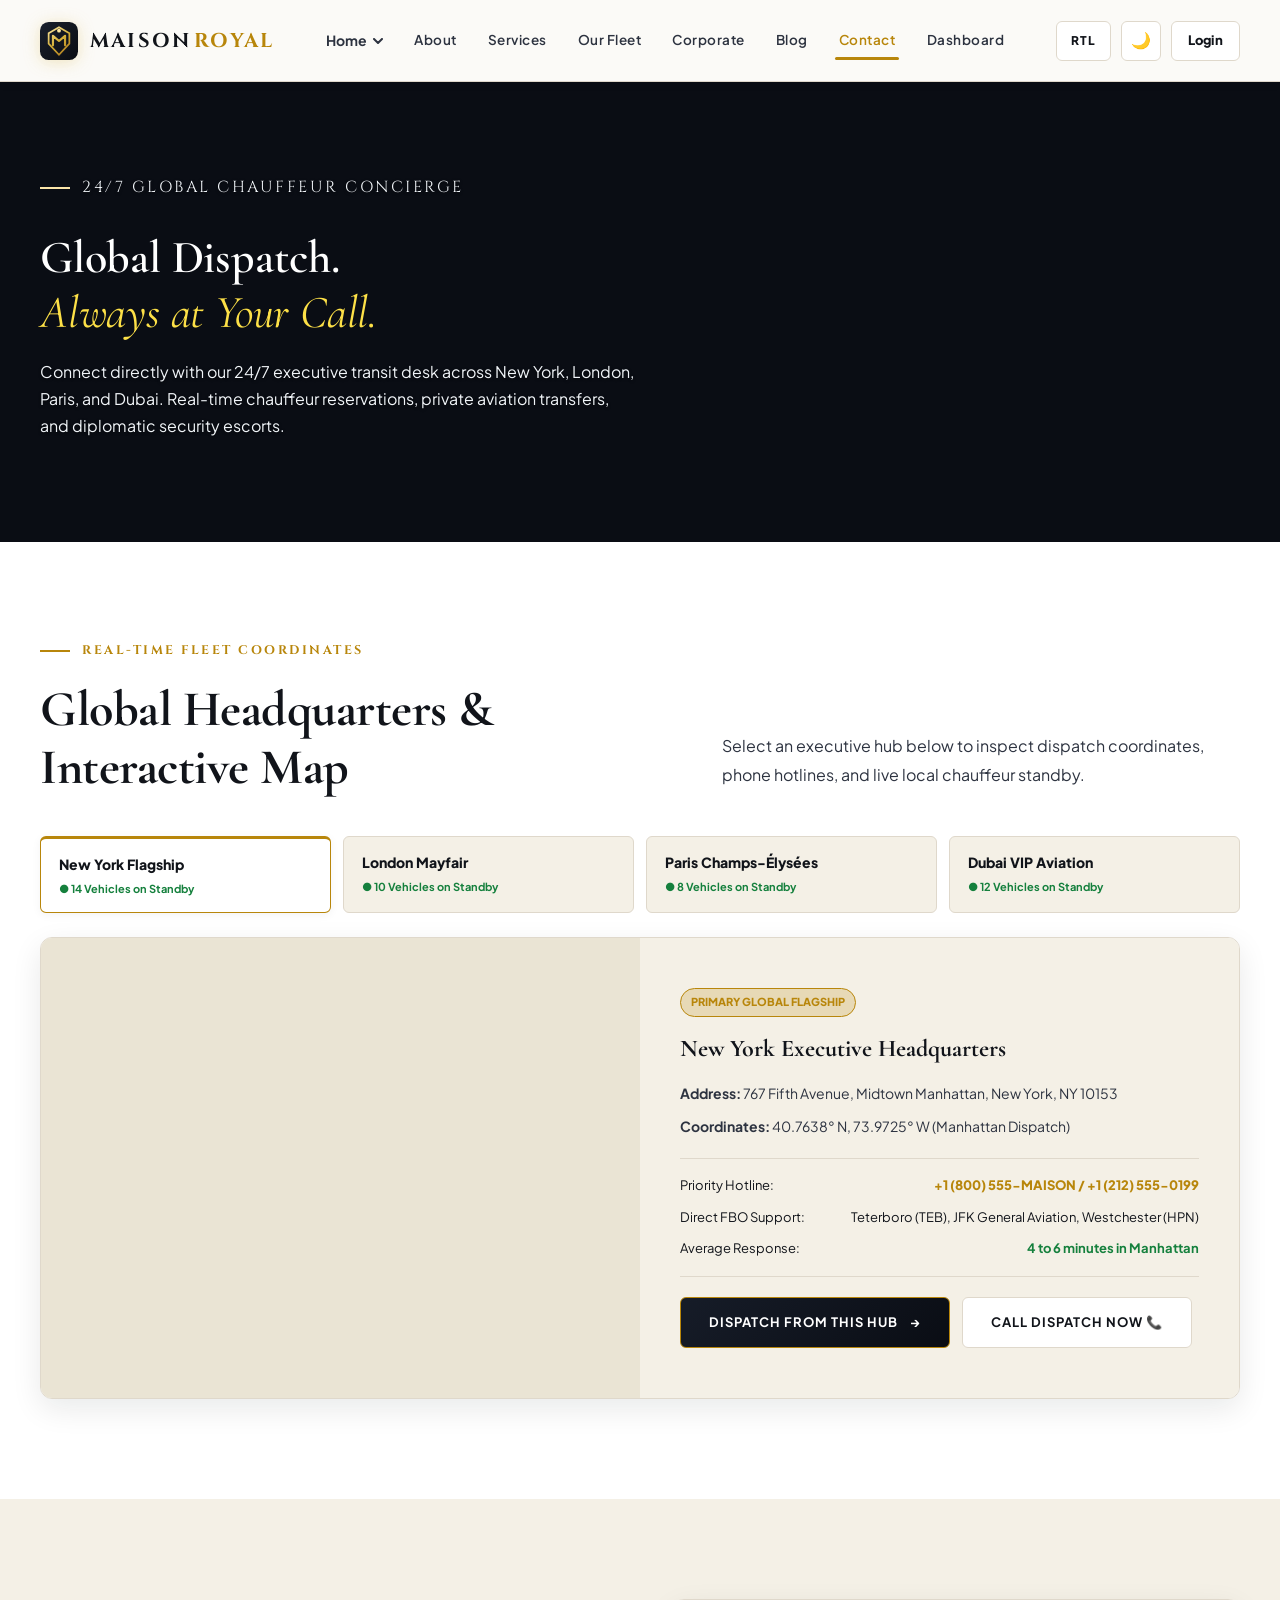
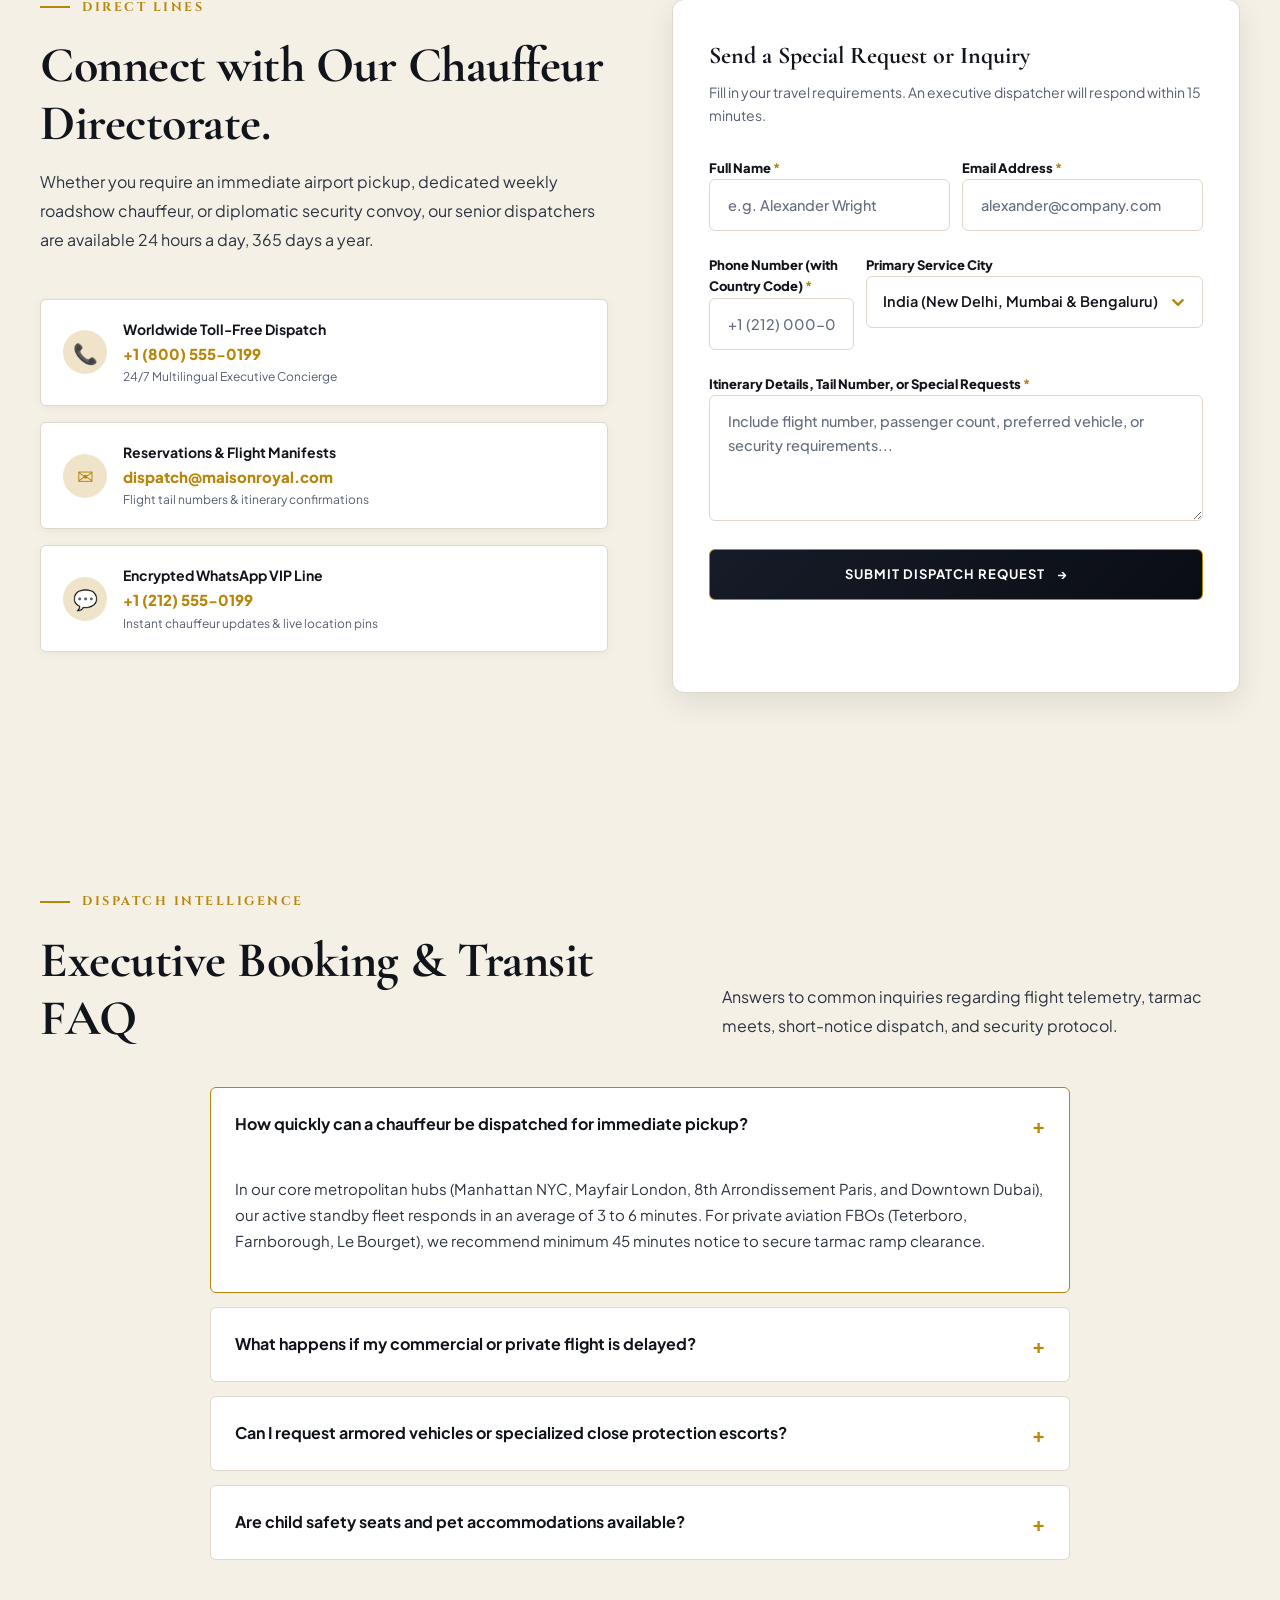
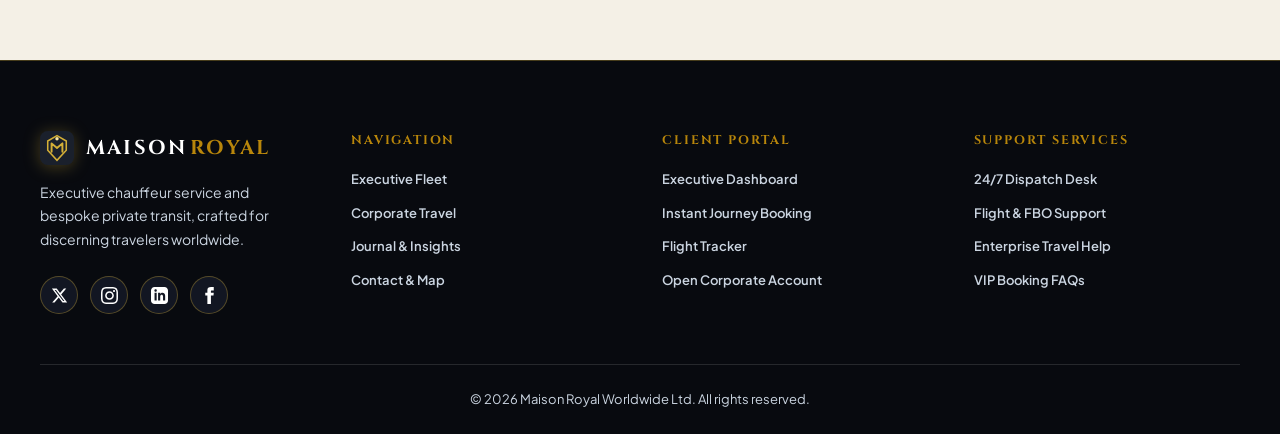
<file: contact.html>
<!doctype html>
<html lang="en">
<head>
  <meta charset="utf-8">
  <meta name="viewport" content="width=device-width, initial-scale=1">
  <meta name="description" content="Contact Maison Royal VIP Chauffeur Service — 24/7 Global Dispatch, headquarters in New York, London, Paris, and Dubai.">
  <title>Contact & Global Dispatch | Maison Royal</title>
  <link rel="icon" type="image/svg+xml" href="favicon.svg">
  <link rel="preconnect" href="https://fonts.googleapis.com">
  <link rel="preconnect" href="https://fonts.gstatic.com" crossorigin>
  <link href="https://fonts.googleapis.com/css2?family=Cinzel:wght@500;600;700;800;900&family=Cormorant+Garamond:ital,wght@0,400;0,500;0,600;0,700;1,400;1,600&family=Plus+Jakarta+Sans:wght@300;400;500;600;700;800&display=swap" rel="stylesheet">
  <link rel="stylesheet" href="styles.css?v=7.0">
  <script src="script.js?v=7.0" defer></script>
  <!-- Critical Mobile Navigation Rules (Prevents Caching & Clipping Issues) -->
  <style>
    @media (max-width: 920px) {
      .nav-actions .rtl-toggle,
      .nav-actions .theme-toggle,
      .nav-actions .nav-login {
        display: none !important;
      }
      .site-header {
        background: var(--bg-surface) !important;
        backdrop-filter: none !important;
        -webkit-backdrop-filter: none !important;
        overflow: visible !important;
      }
      .primary-nav {
        position: fixed !important;
        top: 70px !important;
        left: 0 !important;
        right: 0 !important;
        bottom: 0 !important;
        width: 100vw !important;
        max-width: 100vw !important;
        height: calc(100vh - 70px) !important;
        height: calc(100dvh - 70px) !important;
        max-height: calc(100dvh - 70px) !important;
        z-index: 99999 !important;
      }
      .primary-nav.is-open {
        opacity: 1 !important;
        visibility: visible !important;
        pointer-events: auto !important;
        transform: translateY(0) !important;
      }
      .nav-dropdown {
        width: 100% !important;
      }
      .nav-dropdown-menu {
        position: static !important;
        left: auto !important;
        right: auto !important;
        top: auto !important;
        bottom: auto !important;
        transform: none !important;
        width: 100% !important;
        min-width: 100% !important;
        max-width: 100% !important;
        box-sizing: border-box !important;
      }
      .nav-dropdown.is-active .nav-dropdown-menu,
      .nav-dropdown:hover .nav-dropdown-menu,
      [dir="rtl"] .nav-dropdown.is-active .nav-dropdown-menu {
        transform: none !important;
      }
    }
  </style>
</head>
<body>
  <!-- Centered Luxury Header -->
  <header class="site-header">
    <div class="container nav-wrap">
      <!-- Left: Redesigned Royal Crest Logo -->
      <div class="brand-group">
        <a class="brand" href="index.html" aria-label="Maison Royal Home">
          <svg class="brand-logo-icon" width="38" height="38" viewBox="0 0 44 44" fill="none" xmlns="http://www.w3.org/2000/svg">
            <rect width="44" height="44" rx="10" fill="url(#crestBgGrad)" />
            <path d="M22 6L34 13V25L22 38L10 25V13L22 6Z" stroke="url(#crestGoldGrad)" stroke-width="2" fill="none" />
            <path d="M15 27V16L22 22L29 16V27" stroke="url(#crestGoldGrad)" stroke-width="2.5" stroke-linecap="round" stroke-linejoin="round" />
            <circle cx="22" cy="10" r="2.2" fill="#FCE7A1" />
            <defs>
              <linearGradient id="crestBgGrad" x1="0" y1="0" x2="44" y2="44" gradientUnits="userSpaceOnUse">
                <stop stop-color="#1A202C" />
                <stop offset="1" stop-color="#0A0D12" />
              </linearGradient>
              <linearGradient id="crestGoldGrad" x1="10" y1="6" x2="34" y2="38" gradientUnits="userSpaceOnUse">
                <stop stop-color="#FCE7A1" />
                <stop offset="0.5" stop-color="#D4AF37" />
                <stop offset="1" stop-color="#AA771C" />
              </linearGradient>
            </defs>
          </svg>
          <span class="brand-text">MAISON<span class="brand-gold">ROYAL</span></span>
        </a>
      </div>

      <!-- Center: Navigation Links (Centered) -->
      <nav class="primary-nav" id="primary-nav" aria-label="Main navigation">
        <div class="nav-dropdown">
          <button class="nav-dropdown-toggle" type="button" aria-expanded="false" aria-haspopup="true">
            <span>Home</span>
            <svg class="dropdown-chevron" width="10" height="6" viewBox="0 0 10 6" fill="none" stroke="currentColor" stroke-width="2" stroke-linecap="round" stroke-linejoin="round"><path d="M1 1L5 5L9 1"/></svg>
          </button>
          <div class="nav-dropdown-menu">
            <a class="dropdown-item" href="index.html">
              <span class="item-title">Home 1 — Classic Luxury <span>→</span></span>
              <span class="item-desc">Editorial grand chauffeur experience</span>
            </a>
            <a class="dropdown-item" href="home2.html">
              <span class="item-title">Home 2 — VIP Prestige Black <span>→</span></span>
              <span class="item-desc">High-octane VIP black fleet & instant booking</span>
            </a>
          </div>
        </div>
        <a href="about.html">About</a>
        <a href="services.html">Services</a>
        <a href="fleet.html">Our Fleet</a>
        <a href="corporate.html">Corporate</a>
        <a href="blog.html">Blog</a>
        <a aria-current="page" href="contact.html">Contact</a>
        <a href="dashboard.html">Dashboard</a>

        <!-- Mobile Actions: RTL, Theme & Client Login Inside Menu -->
        <div class="mobile-menu-actions">
          <div class="mobile-actions-row">
            <button class="nav-ctrl-btn rtl-toggle" type="button" title="Switch text direction RTL/LTR" aria-label="Toggle text direction RTL/LTR">
              <span class="ctrl-text">RTL</span>
            </button>
            <button class="nav-ctrl-btn theme-toggle" type="button" title="Toggle theme" aria-label="Toggle dark/light theme">
              <span class="theme-icon">🌙</span>
            </button>
          </div>
          <a class="button button-gold mobile-login-btn" href="login.html">
            <span>Login</span>
            <span aria-hidden="true">→</span>
          </a>
        </div>
      </nav>

      <!-- Right: Action Controls (RTL No Emoji, Theme Emoji Alone, Login) -->
      <div class="nav-actions">
        <!-- RTL Button: NO EMOJI, clean text alone -->
        <button class="nav-ctrl-btn rtl-toggle" id="rtl-toggle" type="button" title="Switch text direction RTL/LTR" aria-label="Toggle text direction RTL/LTR">
          <span class="ctrl-text">RTL</span>
        </button>

        <!-- Theme Toggle Button: EMOJI ALONE, no text -->
        <button class="nav-ctrl-btn theme-toggle" id="theme-toggle" type="button" title="Toggle theme" aria-label="Toggle dark/light theme">
          <span class="theme-icon">🌙</span>
        </button>

        <!-- Login Button: NO EMOJI -->
        <a class="nav-action nav-login" href="login.html">Login</a>

        <!-- Mobile Menu Toggle: Fixed position, never jumps left to right -->
        <button class="menu-toggle" type="button" aria-expanded="false" aria-controls="primary-nav" aria-label="Open navigation menu">
          <span></span><span></span><span></span>
        </button>
      </div>
    </div>
  </header>

  <main>
    <!-- Page Hero -->
    <section class="page-hero page-hero-contact">
      <div class="container page-hero-content">
        <p class="eyebrow eyebrow-light"><span class="eyebrow-line"></span> 24/7 Global Chauffeur Concierge</p>
        <h1>Global Dispatch.<br><em>Always at Your Call.</em></h1>
        <p class="body-copy hero-lead">Connect directly with our 24/7 executive transit desk across New York, London, Paris, and Dubai. Real-time chauffeur reservations, private aviation transfers, and diplomatic security escorts.</p>
      </div>
    </section>

    <!-- Interactive Working Map & Headquarters Section -->
    <section class="section-pad contact-map-section">
      <div class="container">
        <div class="section-heading">
          <div>
            <p class="eyebrow"><span class="eyebrow-line"></span> Real-Time Fleet Coordinates</p>
            <h2>Global Headquarters & Interactive Map</h2>
          </div>
          <p class="body-copy">Select an executive hub below to inspect dispatch coordinates, phone hotlines, and live local chauffeur standby.</p>
        </div>

        <!-- City Switcher Tabs -->
        <div class="map-city-tabs" role="tablist" aria-label="Select city headquarters">
          <button class="map-tab-btn is-active" type="button" data-city="ny" role="tab" aria-selected="true">
            <span class="city-name">New York Flagship</span>
            <span class="city-status">● 14 Vehicles on Standby</span>
          </button>
          <button class="map-tab-btn" type="button" data-city="london" role="tab" aria-selected="false">
            <span class="city-name">London Mayfair</span>
            <span class="city-status">● 10 Vehicles on Standby</span>
          </button>
          <button class="map-tab-btn" type="button" data-city="paris" role="tab" aria-selected="false">
            <span class="city-name">Paris Champs-Élysées</span>
            <span class="city-status">● 8 Vehicles on Standby</span>
          </button>
          <button class="map-tab-btn" type="button" data-city="dubai" role="tab" aria-selected="false">
            <span class="city-name">Dubai VIP Aviation</span>
            <span class="city-status">● 12 Vehicles on Standby</span>
          </button>
        </div>

        <!-- Interactive Map Container -->
        <div class="map-display-card">
          <div class="map-frame-wrap">
            <iframe
              id="interactive-map-frame"
              title="Maison Royal Dispatch Location Map"
              src="https://www.openstreetmap.org/export/embed.html?bbox=-73.9850%2C40.7580%2C-73.9650%2C40.7720&amp;layer=mapnik&amp;marker=40.7640%2C-73.9720"
              loading="lazy"
              allowfullscreen>
            </iframe>
          </div>

          <!-- Dynamic Active City Card Info -->
          <div class="map-info-sidebar">
            <div class="city-info-card" id="city-info-display">
              <span class="badge-gold">Primary Global Flagship</span>
              <h3 id="city-title">New York Executive Headquarters</h3>
              <p class="city-address" id="city-address">
                <strong>Address:</strong> 767 Fifth Avenue, Midtown Manhattan, New York, NY 10153
              </p>
              <p class="city-coords" id="city-coords">
                <strong>Coordinates:</strong> 40.7638° N, 73.9725° W (Manhattan Dispatch)
              </p>
              <div class="city-dispatch-details">
                <div class="detail-row">
                  <span>Priority Hotline:</span>
                  <a href="tel:+18005550199" id="city-phone">+1 (800) 555-MAISON / +1 (212) 555-0199</a>
                </div>
                <div class="detail-row">
                  <span>Direct FBO Support:</span>
                  <span id="city-fbo">Teterboro (TEB), JFK General Aviation, Westchester (HPN)</span>
                </div>
                <div class="detail-row">
                  <span>Average Response:</span>
                  <strong class="text-success" id="city-eta">4 to 6 minutes in Manhattan</strong>
                </div>
              </div>
              <div class="city-actions">
                <a class="button button-dark" href="#dispatch-form">Dispatch from This Hub <span aria-hidden="true">→</span></a>
                <a class="button button-light" href="tel:+18005550199">Call Dispatch Now 📞</a>
              </div>
            </div>
          </div>
        </div>
      </div>
    </section>

    <!-- Quick Contact Cards & Inquiry Form -->
    <section class="section-pad" style="background: var(--bg-surface-elevated);">
      <div class="container contact-grid">
        <!-- Contact Channels Info -->
        <div>
          <p class="eyebrow"><span class="eyebrow-line"></span> Direct Lines</p>
          <h2>Connect with Our Chauffeur Directorate.</h2>
          <p class="body-copy">Whether you require an immediate airport pickup, dedicated weekly roadshow chauffeur, or diplomatic security convoy, our senior dispatchers are available 24 hours a day, 365 days a year.</p>

          <div class="contact-channels-list">
            <div class="channel-card">
              <div class="channel-icon">📞</div>
              <div>
                <strong>Worldwide Toll-Free Dispatch</strong>
                <a href="tel:+18005550199">+1 (800) 555-0199</a>
                <small>24/7 Multilingual Executive Concierge</small>
              </div>
            </div>

            <div class="channel-card">
              <div class="channel-icon">✉</div>
              <div>
                <strong>Reservations & Flight Manifests</strong>
                <a href="mailto:dispatch@maisonroyal.com">dispatch@maisonroyal.com</a>
                <small>Flight tail numbers & itinerary confirmations</small>
              </div>
            </div>

            <div class="channel-card">
              <div class="channel-icon">💬</div>
              <div>
                <strong>Encrypted WhatsApp VIP Line</strong>
                <a href="tel:+12125550199">+1 (212) 555-0199</a>
                <small>Instant chauffeur updates & live location pins</small>
              </div>
            </div>
          </div>
        </div>

        <!-- Contact & Booking Request Form -->
        <div class="contact-form-card" id="dispatch-form">
          <h3>Send a Special Request or Inquiry</h3>
          <p class="form-subtitle">Fill in your travel requirements. An executive dispatcher will respond within 15 minutes.</p>

          <form class="contact-form" id="contact-form" data-contact-form novalidate>
            <div class="form-row">
              <div class="form-field-group">
                <label for="contact-name">Full Name <span style="color: var(--gold-primary);">*</span></label>
                <input id="contact-name" name="name" type="text" data-validate="name" autocomplete="name" required placeholder="e.g. Alexander Wright">
              </div>
              <div class="form-field-group">
                <label for="contact-email">Email Address <span style="color: var(--gold-primary);">*</span></label>
                <input id="contact-email" name="email" type="email" data-validate="email" autocomplete="email" required placeholder="alexander@company.com">
              </div>
            </div>

            <div class="form-row">
              <div class="form-field-group">
                <label for="contact-phone">Phone Number (with Country Code) <span style="color: var(--gold-primary);">*</span></label>
                <input id="contact-phone" name="phone" type="tel" data-validate="phone" autocomplete="tel" required placeholder="+1 (212) 000-0000">
              </div>
              <div class="form-field-group">
                <label for="contact-hub">Primary Service City</label>
                <select id="contact-hub" name="hub" required>
                  <option value="India">India (New Delhi, Mumbai & Bengaluru)</option>
                  <option value="New York">New York Metro (JFK, TEB, LGA)</option>
                  <option value="London">London & Home Counties (LHR, FAB)</option>
                  <option value="Paris">Paris & French Riviera (CDG, LBG)</option>
                  <option value="Dubai">Dubai & Emirates (DXB, DWC)</option>
                  <option value="Other">Other Global Destination</option>
                </select>
              </div>
            </div>

            <div class="form-field-group">
              <label for="contact-message">Itinerary Details, Tail Number, or Special Requests <span style="color: var(--gold-primary);">*</span></label>
              <textarea id="contact-message" name="message" data-validate="required" rows="4" required placeholder="Include flight number, passenger count, preferred vehicle, or security requirements..."></textarea>
            </div>

            <button class="button button-dark" type="submit" style="width: 100%; margin-top: 10px;">
              Submit Dispatch Request <span aria-hidden="true">→</span>
            </button>
            <p class="form-message" aria-live="polite"></p>
          </form>
        </div>
      </div>
    </section>

    <!-- Executive Booking & Dispatch FAQ Accordion -->
    <section class="faq-section section-pad" id="contact-faq">
      <div class="container">
        <div class="section-heading">
          <div>
            <p class="eyebrow"><span class="eyebrow-line"></span> Dispatch Intelligence</p>
            <h2>Executive Booking & Transit FAQ</h2>
          </div>
          <p class="body-copy">Answers to common inquiries regarding flight telemetry, tarmac meets, short-notice dispatch, and security protocol.</p>
        </div>

        <div class="faq-accordion">
          <div class="faq-item is-open">
            <button class="faq-question" type="button">
              <span>How quickly can a chauffeur be dispatched for immediate pickup?</span>
              <span class="faq-icon" aria-hidden="true">+</span>
            </button>
            <div class="faq-answer">
              <p>In our core metropolitan hubs (Manhattan NYC, Mayfair London, 8th Arrondissement Paris, and Downtown Dubai), our active standby fleet responds in an average of 3 to 6 minutes. For private aviation FBOs (Teterboro, Farnborough, Le Bourget), we recommend minimum 45 minutes notice to secure tarmac ramp clearance.</p>
            </div>
          </div>

          <div class="faq-item">
            <button class="faq-question" type="button">
              <span>What happens if my commercial or private flight is delayed?</span>
              <span class="faq-icon" aria-hidden="true">+</span>
            </button>
            <div class="faq-answer">
              <p>Our dispatch desk connects directly to live global ADS-B flight radar systems. When you provide your commercial flight number or private jet tail number, your chauffeur's arrival time is automatically adjusted to your wheels-down timestamp. We provide 60 minutes complimentary grace wait time from actual landing.</p>
            </div>
          </div>

          <div class="faq-item">
            <button class="faq-question" type="button">
              <span>Can I request armored vehicles or specialized close protection escorts?</span>
              <span class="faq-icon" aria-hidden="true">+</span>
            </button>
            <div class="faq-answer">
              <p>Yes. Maison Royal maintains VR7/VR9 certified armored sedans and SUVs with run-flat systems, oxygen filtration, and tactical security drivers. Advance notice of 24 hours is required to complete protocol coordination with relevant local authorities.</p>
            </div>
          </div>

          <div class="faq-item">
            <button class="faq-question" type="button">
              <span>Are child safety seats and pet accommodations available?</span>
              <span class="faq-icon" aria-hidden="true">+</span>
            </button>
            <div class="faq-answer">
              <p>Yes. Cleaned and sanitized rear-facing, forward-facing, or booster seats (Cybex or Nuna) can be pre-installed upon request at no extra charge. Well-behaved executive companions and pets are welcome in all SUV and Sprinter reservations.</p>
            </div>
          </div>
        </div>
      </div>
    </section>
  </main>

  <!-- Luxurious Equally-Aligned Multi-Column Footer -->
  <footer class="site-footer">
    <div class="container footer-main">
      <!-- Column 1: Brand & Socials -->
      <div class="footer-brand-col">
        <a class="brand brand-footer" href="index.html" aria-label="Maison Royal">
          <svg class="brand-logo-icon" width="34" height="34" viewBox="0 0 44 44" fill="none">
            <rect width="44" height="44" rx="10" fill="#1A202C" />
            <path d="M22 6L34 13V25L22 38L10 25V13L22 6Z" stroke="#D4AF37" stroke-width="2" fill="none" />
            <path d="M15 27V16L22 22L29 16V27" stroke="#D4AF37" stroke-width="2.5" stroke-linecap="round" stroke-linejoin="round" />
            <circle cx="22" cy="10" r="2.2" fill="#FCE7A1" />
          </svg>
          <span class="brand-text">MAISON<span class="brand-gold">ROYAL</span></span>
        </a>
        <p class="footer-tagline">Executive chauffeur service and bespoke private transit, crafted for discerning travelers worldwide.</p>
        <!-- Social Media Icons (X, Instagram, LinkedIn, Facebook) -->
        <div class="footer-social-row" aria-label="Social media channels">
          <a class="social-icon-btn" href="https://x.com" target="_blank" rel="noopener noreferrer" title="Follow us on X" aria-label="X (formerly Twitter)">
            <svg viewBox="0 0 24 24"><path d="M18.244 2.25h3.308l-7.227 8.26 8.502 11.24H16.17l-5.214-6.817L4.99 21.75H1.68l7.73-8.835L1.254 2.25H8.08l4.713 6.231zm-1.161 17.52h1.833L7.084 4.126H5.117z"/></svg>
          </a>
          <a class="social-icon-btn" href="https://instagram.com" target="_blank" rel="noopener noreferrer" title="Follow us on Instagram" aria-label="Instagram">
            <svg viewBox="0 0 24 24"><path d="M12 2.163c3.204 0 3.584.012 4.85.07 3.252.148 4.771 1.691 4.919 4.919.058 1.265.069 1.645.069 4.849 0 3.205-.012 3.584-.069 4.849-.149 3.225-1.664 4.771-4.919 4.919-1.266.058-1.644.07-4.85.07-3.204 0-3.584-.012-4.849-.07-3.26-.149-4.771-1.699-4.919-4.92-.058-1.265-.07-1.644-.07-4.849 0-3.204.013-3.583.07-4.849.149-3.227 1.664-4.771 4.919-4.919 1.266-.057 1.645-.069 4.849-.069zm0-2.163c-3.259 0-3.667.014-4.947.072-4.358.2-6.78 2.618-6.98 6.98-.059 1.281-.073 1.689-.073 4.948 0 3.259.014 3.668.072 4.948.2 4.358 2.618 6.78 6.98 6.98 1.281.058 1.689.072 4.948.072 3.259 0 3.668-.014 4.948-.072 4.354-.2 6.782-2.618 6.979-6.98.059-1.28.073-1.689.073-4.948 0-3.259-.014-3.667-.072-4.947-.196-4.354-2.617-6.78-6.979-6.98-1.281-.059-1.69-.073-4.949-.073zm0 5.838c-3.403 0-6.162 2.759-6.162 6.162s2.759 6.163 6.162 6.163 6.162-2.759 6.162-6.163c0-3.403-2.759-6.162-6.162-6.162zm0 10.162c-2.209 0-4-1.79-4-4 0-2.209 1.791-4 4-4s4 1.791 4 4c0 2.21-1.791 4-4 4zm6.406-11.845c-.796 0-1.441.645-1.441 1.44s.645 1.44 1.441 1.44c.795 0 1.439-.645 1.439-1.44s-.644-1.44-1.449-1.44z"/></svg>
          </a>
          <a class="social-icon-btn" href="https://linkedin.com" target="_blank" rel="noopener noreferrer" title="Follow us on LinkedIn" aria-label="LinkedIn">
            <svg viewBox="0 0 24 24"><path d="M19 0h-14c-2.761 0-5 2.239-5 5v14c0 2.761 2.239 5 5 5h14c2.762 0 5-2.239 5-5v-14c0-2.761-2.238-5-5-5zm-11 19h-3v-11h3v11zm-1.5-12.268c-.966 0-1.75-.79-1.75-1.764s.784-1.764 1.75-1.764 1.75.79 1.75 1.764-.783 1.764-1.75 1.764zm13.5 12.268h-3v-5.604c0-3.368-4-3.113-4 0v5.604h-3v-11h3v1.765c1.396-2.586 7-2.777 7 2.476v6.759z"/></svg>
          </a>
          <a class="social-icon-btn" href="https://facebook.com" target="_blank" rel="noopener noreferrer" title="Follow us on Facebook" aria-label="Facebook">
            <svg viewBox="0 0 24 24"><path d="M9 8h-3v4h3v12h5v-12h3.642l.358-4h-4v-1.667c0-.955.192-1.333 1.115-1.333h2.885v-5h-3.808c-3.596 0-5.192 1.583-5.192 4.615v3.385z"/></svg>
          </a>
        </div>
      </div>

      <!-- Column 2: Navigation -->
      <div class="footer-col">
        <h4>Navigation</h4>
        <ul class="footer-nav-list">
          <li><a href="fleet.html">Executive Fleet</a></li>
          <li><a href="corporate.html">Corporate Travel</a></li>
          <li><a href="blog.html">Journal & Insights</a></li>
          <li><a href="contact.html">Contact & Map</a></li>
        </ul>
      </div>

      <!-- Column 3: Client Portal -->
      <div class="footer-col">
        <h4>Client Portal</h4>
        <ul class="footer-nav-list">
          <li><a href="dashboard.html">Executive Dashboard</a></li>
          <li><a href="#dispatch-form">Instant Journey Booking</a></li>
          <li><a href="services.html#airport">Flight Tracker</a></li>
          <li><a href="corporate.html#get-started">Open Corporate Account</a></li>
        </ul>
      </div>

      <!-- Column 4: Support Services -->
      <div class="footer-col">
        <h4>Support Services</h4>
        <ul class="footer-nav-list">
          <li><a href="#dispatch-form">24/7 Dispatch Desk</a></li>
          <li><a href="services.html#airport">Flight & FBO Support</a></li>
          <li><a href="corporate.html#tier-calculator">Enterprise Travel Help</a></li>
          <li><a href="#booking-faq">VIP Booking FAQs</a></li>
        </ul>
      </div>
    </div>

    <!-- Centered Copyright (Privacy policy, terms & fleet dispatch removed!) -->
    <div class="container footer-bottom-bar">
      <p>© <span data-year></span> Maison Royal Worldwide Ltd. All rights reserved.</p>
    </div>
  </footer>
</body>
</html>
</file>
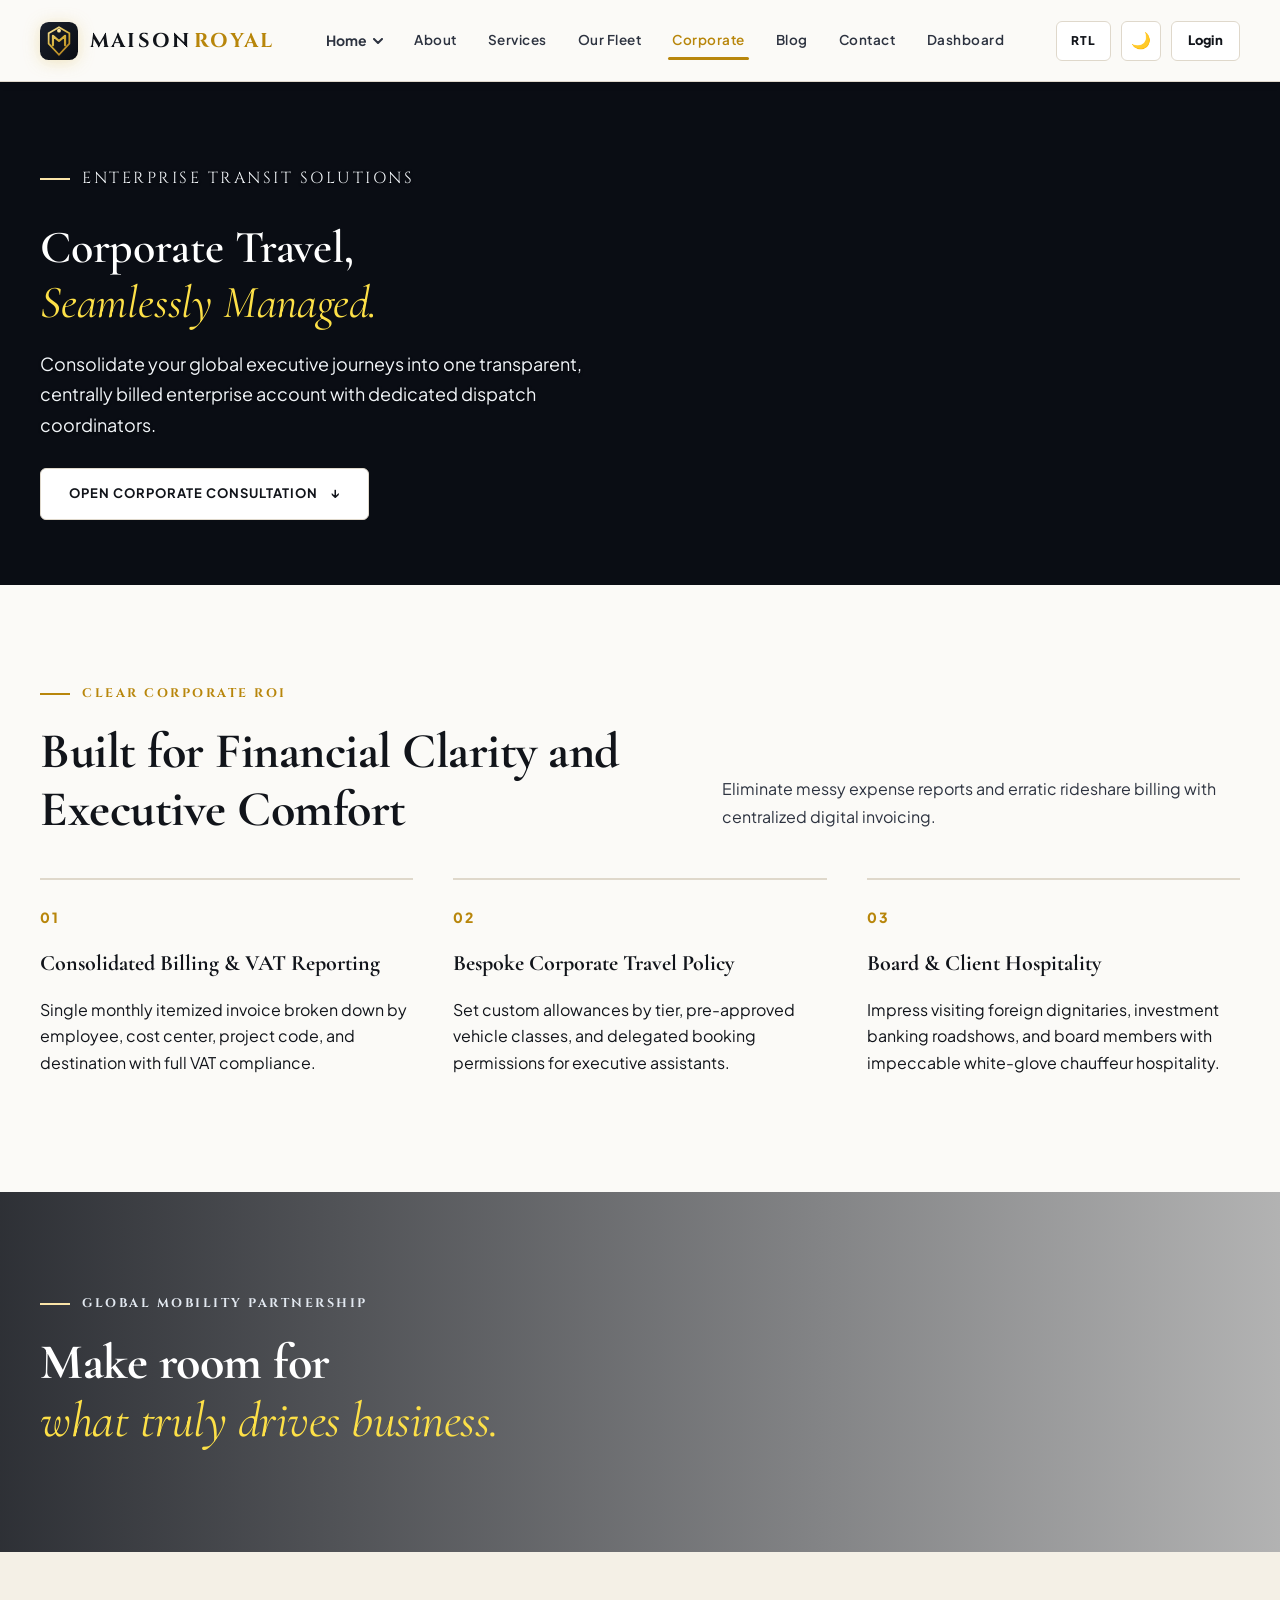
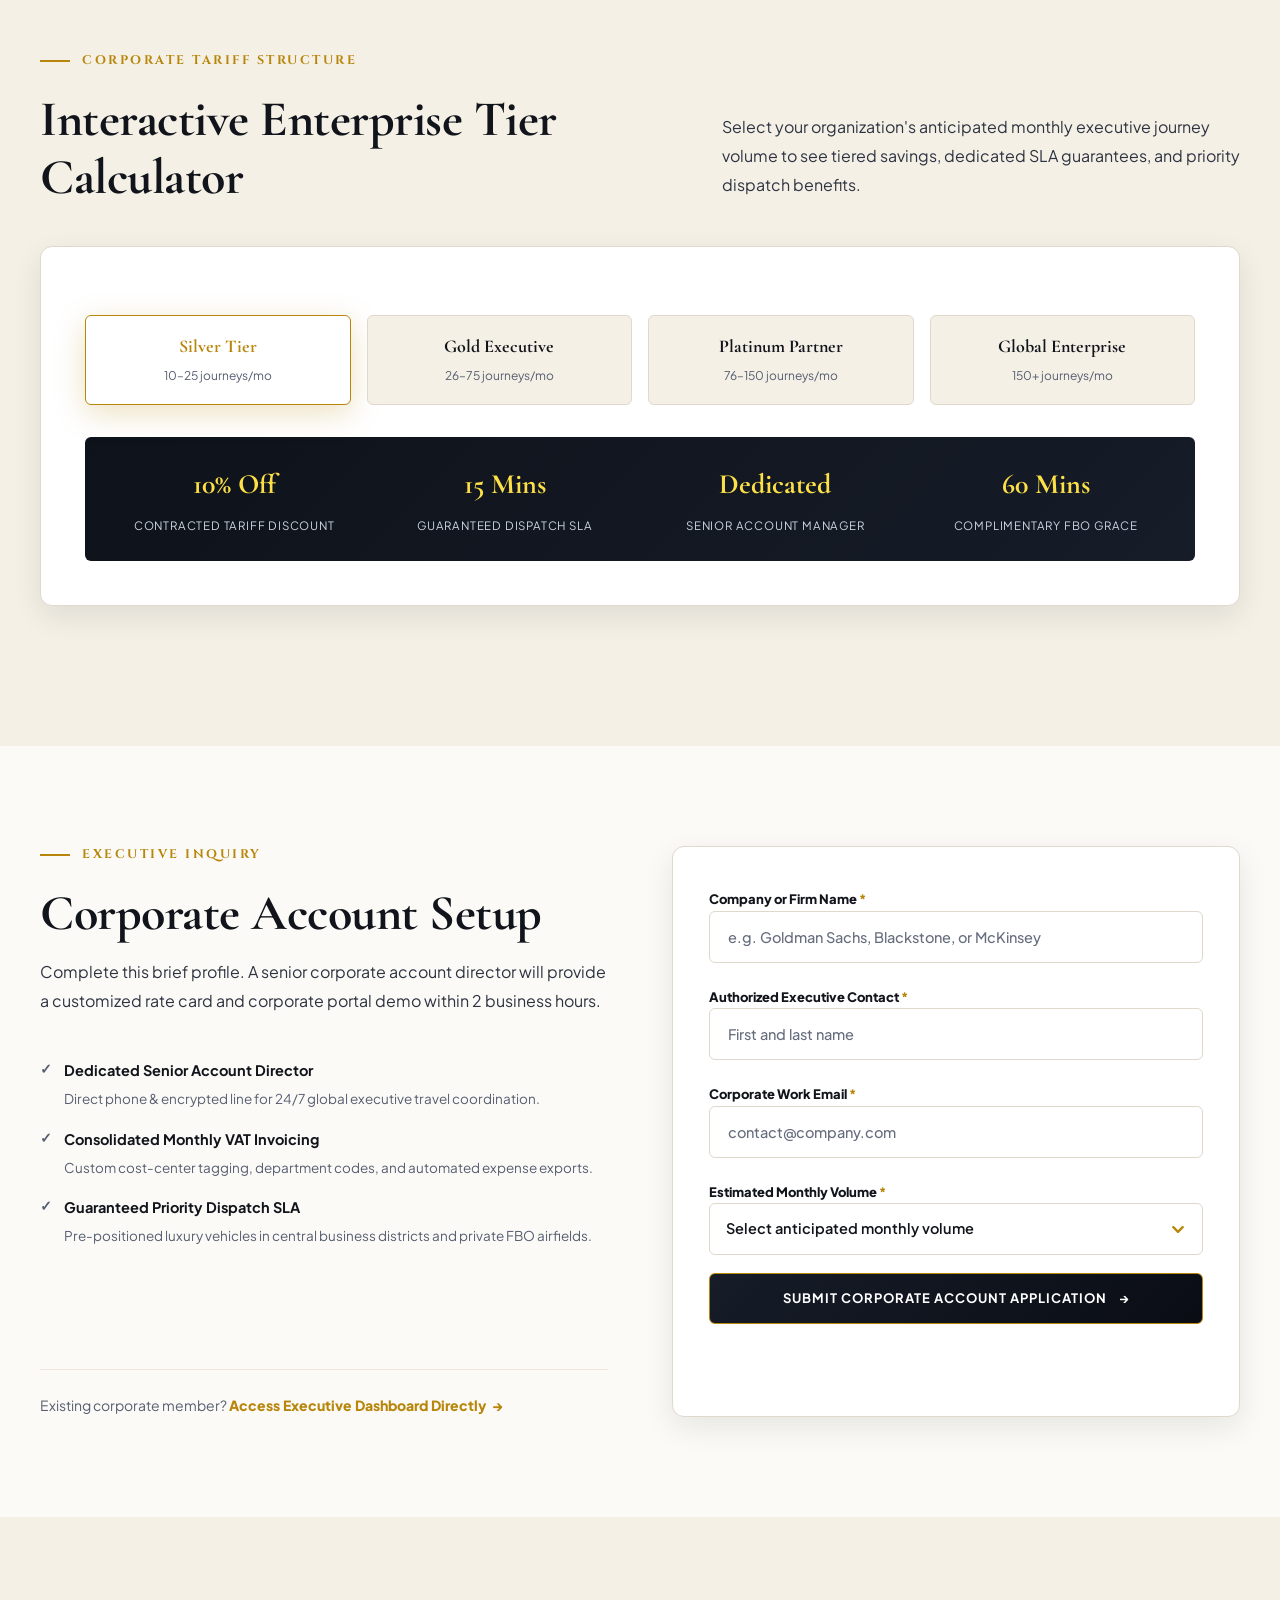
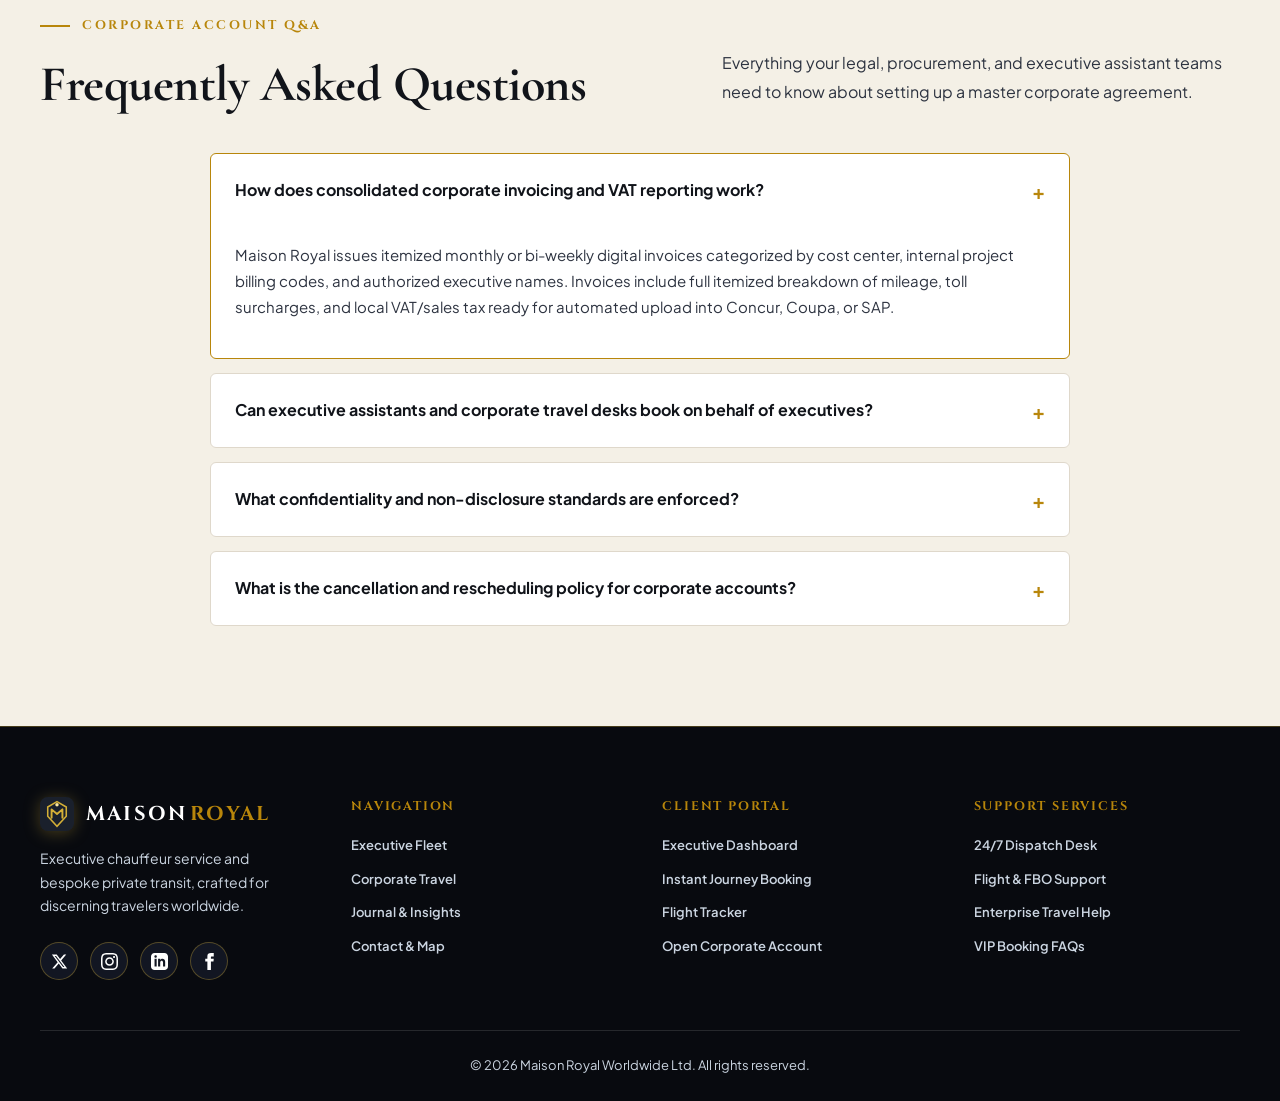
<file: corporate.html>
<!doctype html>
<html lang="en">
<head>
  <meta charset="utf-8">
  <meta name="viewport" content="width=device-width, initial-scale=1">
  <meta name="description" content="Manage executive business travel with a Maison Royal corporate chauffeur account.">
  <title>Corporate Accounts | Maison Royal</title>
  <link rel="icon" type="image/svg+xml" href="favicon.svg">
  <link rel="preconnect" href="https://fonts.googleapis.com">
  <link rel="preconnect" href="https://fonts.gstatic.com" crossorigin>
  <link href="https://fonts.googleapis.com/css2?family=Cinzel:wght@500;600;700;800;900&family=Cormorant+Garamond:ital,wght@0,400;0,500;0,600;0,700;1,400;1,600&family=Plus+Jakarta+Sans:wght@300;400;500;600;700;800&display=swap" rel="stylesheet">
  <link rel="stylesheet" href="styles.css?v=7.0">
  <script src="script.js?v=7.0" defer></script>
  <!-- Critical Mobile Navigation Rules (Prevents Caching & Clipping Issues) -->
  <style>
    @media (max-width: 920px) {
      .nav-actions .rtl-toggle,
      .nav-actions .theme-toggle,
      .nav-actions .nav-login {
        display: none !important;
      }
      .site-header {
        background: var(--bg-surface) !important;
        backdrop-filter: none !important;
        -webkit-backdrop-filter: none !important;
        overflow: visible !important;
      }
      .primary-nav {
        position: fixed !important;
        top: 70px !important;
        left: 0 !important;
        right: 0 !important;
        bottom: 0 !important;
        width: 100vw !important;
        max-width: 100vw !important;
        height: calc(100vh - 70px) !important;
        height: calc(100dvh - 70px) !important;
        max-height: calc(100dvh - 70px) !important;
        z-index: 99999 !important;
      }
      .primary-nav.is-open {
        opacity: 1 !important;
        visibility: visible !important;
        pointer-events: auto !important;
        transform: translateY(0) !important;
      }
      .nav-dropdown {
        width: 100% !important;
      }
      .nav-dropdown-menu {
        position: static !important;
        left: auto !important;
        right: auto !important;
        top: auto !important;
        bottom: auto !important;
        transform: none !important;
        width: 100% !important;
        min-width: 100% !important;
        max-width: 100% !important;
        box-sizing: border-box !important;
      }
      .nav-dropdown.is-active .nav-dropdown-menu,
      .nav-dropdown:hover .nav-dropdown-menu,
      [dir="rtl"] .nav-dropdown.is-active .nav-dropdown-menu {
        transform: none !important;
      }
    }
  </style>
</head>
<body>
  <!-- Centered Luxury Header -->
  <header class="site-header">
    <div class="container nav-wrap">
      <!-- Left: Redesigned Royal Crest Logo -->
      <div class="brand-group">
        <a class="brand" href="index.html" aria-label="Maison Royal Home">
          <svg class="brand-logo-icon" width="38" height="38" viewBox="0 0 44 44" fill="none" xmlns="http://www.w3.org/2000/svg">
            <rect width="44" height="44" rx="10" fill="url(#crestBgGrad5)" />
            <path d="M22 6L34 13V25L22 38L10 25V13L22 6Z" stroke="url(#crestGoldGrad5)" stroke-width="2" fill="none" />
            <path d="M15 27V16L22 22L29 16V27" stroke="url(#crestGoldGrad5)" stroke-width="2.5" stroke-linecap="round" stroke-linejoin="round" />
            <circle cx="22" cy="10" r="2.2" fill="#FCE7A1" />
            <defs>
              <linearGradient id="crestBgGrad5" x1="0" y1="0" x2="44" y2="44" gradientUnits="userSpaceOnUse">
                <stop stop-color="#1A202C" />
                <stop offset="1" stop-color="#0A0D12" />
              </linearGradient>
              <linearGradient id="crestGoldGrad5" x1="10" y1="6" x2="34" y2="38" gradientUnits="userSpaceOnUse">
                <stop stop-color="#FCE7A1" />
                <stop offset="0.5" stop-color="#D4AF37" />
                <stop offset="1" stop-color="#AA771C" />
              </linearGradient>
            </defs>
          </svg>
          <span class="brand-text">MAISON<span class="brand-gold">ROYAL</span></span>
        </a>
      </div>

      <!-- Center: Navigation Links (Centered) -->
      <nav class="primary-nav" id="primary-nav" aria-label="Main navigation">
        <div class="nav-dropdown">
          <button class="nav-dropdown-toggle" type="button" aria-expanded="false" aria-haspopup="true">
            <span>Home</span>
            <svg class="dropdown-chevron" width="10" height="6" viewBox="0 0 10 6" fill="none" stroke="currentColor" stroke-width="2" stroke-linecap="round" stroke-linejoin="round"><path d="M1 1L5 5L9 1"/></svg>
          </button>
          <div class="nav-dropdown-menu">
            <a class="dropdown-item" href="index.html">
              <span class="item-title">Home 1 — Classic Luxury <span>→</span></span>
              <span class="item-desc">Editorial grand chauffeur experience</span>
            </a>
            <a class="dropdown-item" href="home2.html">
              <span class="item-title">Home 2 — VIP Prestige Black <span>→</span></span>
              <span class="item-desc">High-octane VIP black fleet & instant booking</span>
            </a>
          </div>
        </div>
        <a href="about.html">About</a>
        <a href="services.html">Services</a>
        <a href="fleet.html">Our Fleet</a>
        <a aria-current="page" href="corporate.html">Corporate</a>
        <a href="blog.html">Blog</a>
        <a href="contact.html">Contact</a>
        <a href="dashboard.html">Dashboard</a>

        <!-- Mobile Actions: RTL, Theme & Client Login Inside Menu -->
        <div class="mobile-menu-actions">
          <div class="mobile-actions-row">
            <button class="nav-ctrl-btn rtl-toggle" type="button" title="Switch text direction RTL/LTR" aria-label="Toggle text direction RTL/LTR">
              <span class="ctrl-text">RTL</span>
            </button>
            <button class="nav-ctrl-btn theme-toggle" type="button" title="Toggle theme" aria-label="Toggle dark/light theme">
              <span class="theme-icon">🌙</span>
            </button>
          </div>
          <a class="button button-gold mobile-login-btn" href="login.html">
            <span>Login</span>
            <span aria-hidden="true">→</span>
          </a>
        </div>
      </nav>

      <!-- Right: Action Controls (RTL No Emoji, Theme Emoji Alone, Login) -->
      <div class="nav-actions">
        <!-- RTL Button: NO EMOJI, clean text alone -->
        <button class="nav-ctrl-btn rtl-toggle" id="rtl-toggle" type="button" title="Switch text direction RTL/LTR" aria-label="Toggle text direction RTL/LTR">
          <span class="ctrl-text">RTL</span>
        </button>

        <!-- Theme Toggle Button: EMOJI ALONE, no text -->
        <button class="nav-ctrl-btn theme-toggle" id="theme-toggle" type="button" title="Toggle theme" aria-label="Toggle dark/light theme">
          <span class="theme-icon">🌙</span>
        </button>

        <!-- Login Button: NO EMOJI -->
        <a class="nav-action nav-login" href="login.html">Login</a>

        <!-- Mobile Menu Toggle: Fixed position, never jumps left to right -->
        <button class="menu-toggle" type="button" aria-expanded="false" aria-controls="primary-nav" aria-label="Open navigation menu">
          <span></span><span></span><span></span>
        </button>
      </div>
    </div>
  </header>

  <main>
    <section class="page-hero page-hero-corporate">
      <div class="container page-hero-content">
        <p class="eyebrow eyebrow-light"><span class="eyebrow-line"></span> Enterprise Transit Solutions</p>
        <h1>Corporate Travel,<br><em>Seamlessly Managed.</em></h1>
        <p class="body-copy" style="color: #f1f5f9; font-size: 18px; max-width: 580px;">Consolidate your global executive journeys into one transparent, centrally billed enterprise account with dedicated dispatch coordinators.</p>
        <a class="button button-light" href="#get-started">Open Corporate Consultation <span aria-hidden="true">↓</span></a>
      </div>
    </section>

    <section class="corporate-benefits section-pad">
      <div class="container">
        <div class="section-heading">
          <div>
            <p class="eyebrow"><span class="eyebrow-line"></span> Clear Corporate ROI</p>
            <h2>Built for Financial Clarity and Executive Comfort</h2>
          </div>
          <p class="body-copy">Eliminate messy expense reports and erratic rideshare billing with centralized digital invoicing.</p>
        </div>

        <div class="benefit-grid">
          <article>
            <span class="benefit-num">01</span>
            <h3>Consolidated Billing & VAT Reporting</h3>
            <p>Single monthly itemized invoice broken down by employee, cost center, project code, and destination with full VAT compliance.</p>
          </article>
          <article>
            <span class="benefit-num">02</span>
            <h3>Bespoke Corporate Travel Policy</h3>
            <p>Set custom allowances by tier, pre-approved vehicle classes, and delegated booking permissions for executive assistants.</p>
          </article>
          <article>
            <span class="benefit-num">03</span>
            <h3>Board & Client Hospitality</h3>
            <p>Impress visiting foreign dignitaries, investment banking roadshows, and board members with impeccable white-glove chauffeur hospitality.</p>
          </article>
        </div>
      </div>
    </section>

    <section class="corporate-image-band">
      <div class="container">
        <div class="corporate-image-copy">
          <p class="eyebrow eyebrow-light"><span class="eyebrow-line"></span> Global Mobility Partnership</p>
          <h2>Make room for<br><em>what truly drives business.</em></h2>
        </div>
      </div>
    </section>

    <!-- Enterprise Volume Tier Calculator -->
    <section class="section-pad" style="background: var(--bg-surface-elevated);" id="tier-calculator">
      <div class="container">
        <div class="section-heading">
          <div>
            <p class="eyebrow"><span class="eyebrow-line"></span> Corporate Tariff Structure</p>
            <h2>Interactive Enterprise Tier Calculator</h2>
          </div>
          <p class="body-copy">Select your organization's anticipated monthly executive journey volume to see tiered savings, dedicated SLA guarantees, and priority dispatch benefits.</p>
        </div>

        <div class="tier-calc-card">
          <div class="tier-buttons-grid">
            <div class="tier-btn is-active" data-tier="silver" role="button" tabindex="0">
              <strong>Silver Tier</strong>
              <span>10–25 journeys/mo</span>
            </div>
            <div class="tier-btn" data-tier="gold" role="button" tabindex="0">
              <strong>Gold Executive</strong>
              <span>26–75 journeys/mo</span>
            </div>
            <div class="tier-btn" data-tier="platinum" role="button" tabindex="0">
              <strong>Platinum Partner</strong>
              <span>76–150 journeys/mo</span>
            </div>
            <div class="tier-btn" data-tier="enterprise" role="button" tabindex="0">
              <strong>Global Enterprise</strong>
              <span>150+ journeys/mo</span>
            </div>
          </div>

          <div class="tier-stats-display">
            <div>
              <span class="tier-stat-num" id="tier-discount">10% Off</span>
              <span class="tier-stat-label">Contracted Tariff Discount</span>
            </div>
            <div>
              <span class="tier-stat-num" id="tier-sla">15 Mins</span>
              <span class="tier-stat-label">Guaranteed Dispatch SLA</span>
            </div>
            <div>
              <span class="tier-stat-num" id="tier-manager">Dedicated</span>
              <span class="tier-stat-label">Senior Account Manager</span>
            </div>
            <div>
              <span class="tier-stat-num" id="tier-grace">60 Mins</span>
              <span class="tier-stat-label">Complimentary FBO Grace</span>
            </div>
          </div>
        </div>
      </div>
    </section>

    <section class="contact-section section-pad" id="get-started">
      <div class="container contact-grid">
        <div class="corporate-inquiry-info">
          <p class="eyebrow"><span class="eyebrow-line"></span> Executive Inquiry</p>
          <h2>Corporate Account Setup</h2>
          <p class="body-copy">Complete this brief profile. A senior corporate account director will provide a customized rate card and corporate portal demo within 2 business hours.</p>

          <div class="corporate-perks-list">
            <div class="corporate-perk-item">
              <span class="perk-check" aria-hidden="true">✓</span>
              <div>
                <strong>Dedicated Senior Account Director</strong>
                <span>Direct phone & encrypted line for 24/7 global executive travel coordination.</span>
              </div>
            </div>
            <div class="corporate-perk-item">
              <span class="perk-check" aria-hidden="true">✓</span>
              <div>
                <strong>Consolidated Monthly VAT Invoicing</strong>
                <span>Custom cost-center tagging, department codes, and automated expense exports.</span>
              </div>
            </div>
            <div class="corporate-perk-item">
              <span class="perk-check" aria-hidden="true">✓</span>
              <div>
                <strong>Guaranteed Priority Dispatch SLA</strong>
                <span>Pre-positioned luxury vehicles in central business districts and private FBO airfields.</span>
              </div>
            </div>
          </div>

          <div class="corporate-portal-callout">
            <span>Existing corporate member?</span>
            <a href="dashboard.html" class="corporate-dashboard-link">
              Access Executive Dashboard Directly <span aria-hidden="true">→</span>
            </a>
          </div>
        </div>

        <div class="contact-form-card corporate-form-card">
          <form class="contact-form" data-contact-form novalidate>
            <div class="form-field-group">
              <label for="company">Company or Firm Name <span style="color: var(--gold-primary);">*</span></label>
              <input id="company" name="company" autocomplete="organization" data-validate="required" required placeholder="e.g. Goldman Sachs, Blackstone, or McKinsey">
            </div>

            <div class="form-field-group">
              <label for="contact-name">Authorized Executive Contact <span style="color: var(--gold-primary);">*</span></label>
              <input id="contact-name" name="name" type="text" autocomplete="name" data-validate="name" required placeholder="First and last name">
            </div>

            <div class="form-field-group">
              <label for="contact-email">Corporate Work Email <span style="color: var(--gold-primary);">*</span></label>
              <input id="contact-email" name="email" type="email" autocomplete="email" data-validate="email" required placeholder="contact@company.com">
            </div>

            <div class="form-field-group">
              <label for="team-size">Estimated Monthly Volume <span style="color: var(--gold-primary);">*</span></label>
              <select id="team-size" name="teamSize" data-validate="required" required>
                <option value="">Select anticipated monthly volume</option>
                <option>1–15 executive journeys / month</option>
                <option>16–50 executive journeys / month</option>
                <option>51–200 executive journeys / month</option>
                <option>200+ global corporate journeys (Enterprise)</option>
              </select>
            </div>

            <button class="button button-dark" type="submit" style="width: 100%; justify-content: center;">Submit Corporate Account Application <span aria-hidden="true">→</span></button>
            <p class="form-message" aria-live="polite"></p>
          </form>
        </div>
      </div>
    </section>

    <!-- Corporate Travel FAQ Accordion -->
    <section class="faq-section section-pad" id="corporate-faq">
      <div class="container">
        <div class="section-heading">
          <div>
            <p class="eyebrow"><span class="eyebrow-line"></span> Corporate Account Q&A</p>
            <h2>Frequently Asked Questions</h2>
          </div>
          <p class="body-copy">Everything your legal, procurement, and executive assistant teams need to know about setting up a master corporate agreement.</p>
        </div>

        <div class="faq-accordion">
          <div class="faq-item is-open">
            <button class="faq-question" type="button">
              <span>How does consolidated corporate invoicing and VAT reporting work?</span>
              <span class="faq-icon" aria-hidden="true">+</span>
            </button>
            <div class="faq-answer">
              <p>Maison Royal issues itemized monthly or bi-weekly digital invoices categorized by cost center, internal project billing codes, and authorized executive names. Invoices include full itemized breakdown of mileage, toll surcharges, and local VAT/sales tax ready for automated upload into Concur, Coupa, or SAP.</p>
            </div>
          </div>

          <div class="faq-item">
            <button class="faq-question" type="button">
              <span>Can executive assistants and corporate travel desks book on behalf of executives?</span>
              <span class="faq-icon" aria-hidden="true">+</span>
            </button>
            <div class="faq-answer">
              <p>Yes. Our enterprise portal supports multi-user delegate permissions. Executive assistants can book, reschedule, track live flight telematics, and receive instant chauffeur contact cards via SMS and email without disturbing the principal traveler.</p>
            </div>
          </div>

          <div class="faq-item">
            <button class="faq-question" type="button">
              <span>What confidentiality and non-disclosure standards are enforced?</span>
              <span class="faq-icon" aria-hidden="true">+</span>
            </button>
            <div class="faq-answer">
              <p>All Maison Royal chauffeurs and dispatch operators sign comprehensive bilateral NDAs before employment. Cabin interiors are equipped with acoustic privacy partition dividers (in Maybach and Sprinter models), and client passenger manifests can be configured with anonymous VIP codenames for sensitive M&A roadshows.</p>
            </div>
          </div>

          <div class="faq-item">
            <button class="faq-question" type="button">
              <span>What is the cancellation and rescheduling policy for corporate accounts?</span>
              <span class="faq-icon" aria-hidden="true">+</span>
            </button>
            <div class="faq-answer">
              <p>Standard airport and point-to-point journeys can be cancelled or modified up to 2 hours prior to scheduled pickup with zero fee. For multi-day roadshows or diplomatic convoys, changes are accommodated seamlessly with dedicated standby dispatchers.</p>
            </div>
          </div>
        </div>
      </div>
    </section>
  </main>

  <!-- Luxurious Equally-Aligned Multi-Column Footer -->
  <footer class="site-footer">
    <div class="container footer-main">
      <!-- Column 1: Brand & Socials -->
      <div class="footer-brand-col">
        <a class="brand brand-footer" href="index.html" aria-label="Maison Royal">
          <svg class="brand-logo-icon" width="34" height="34" viewBox="0 0 44 44" fill="none">
            <rect width="44" height="44" rx="10" fill="#1A202C" />
            <path d="M22 6L34 13V25L22 38L10 25V13L22 6Z" stroke="#D4AF37" stroke-width="2" fill="none" />
            <path d="M15 27V16L22 22L29 16V27" stroke="#D4AF37" stroke-width="2.5" stroke-linecap="round" stroke-linejoin="round" />
            <circle cx="22" cy="10" r="2.2" fill="#FCE7A1" />
          </svg>
          <span class="brand-text">MAISON<span class="brand-gold">ROYAL</span></span>
        </a>
        <p class="footer-tagline">Executive chauffeur service and bespoke private transit, crafted for discerning travelers worldwide.</p>
        <!-- Social Media Icons (X, Instagram, LinkedIn, Facebook) -->
        <div class="footer-social-row" aria-label="Social media channels">
          <a class="social-icon-btn" href="https://x.com" target="_blank" rel="noopener noreferrer" title="Follow us on X" aria-label="X (formerly Twitter)">
            <svg viewBox="0 0 24 24"><path d="M18.244 2.25h3.308l-7.227 8.26 8.502 11.24H16.17l-5.214-6.817L4.99 21.75H1.68l7.73-8.835L1.254 2.25H8.08l4.713 6.231zm-1.161 17.52h1.833L7.084 4.126H5.117z"/></svg>
          </a>
          <a class="social-icon-btn" href="https://instagram.com" target="_blank" rel="noopener noreferrer" title="Follow us on Instagram" aria-label="Instagram">
            <svg viewBox="0 0 24 24"><path d="M12 2.163c3.204 0 3.584.012 4.85.07 3.252.148 4.771 1.691 4.919 4.919.058 1.265.069 1.645.069 4.849 0 3.205-.012 3.584-.069 4.849-.149 3.225-1.664 4.771-4.919 4.919-1.266.058-1.644.07-4.85.07-3.204 0-3.584-.012-4.849-.07-3.26-.149-4.771-1.699-4.919-4.92-.058-1.265-.07-1.644-.07-4.849 0-3.204.013-3.583.07-4.849.149-3.227 1.664-4.771 4.919-4.919 1.266-.057 1.645-.069 4.849-.069zm0-2.163c-3.259 0-3.667.014-4.947.072-4.358.2-6.78 2.618-6.98 6.98-.059 1.281-.073 1.689-.073 4.948 0 3.259.014 3.668.072 4.948.2 4.358 2.618 6.78 6.98 6.98 1.281.058 1.689.072 4.948.072 3.259 0 3.668-.014 4.948-.072 4.354-.2 6.782-2.618 6.979-6.98.059-1.28.073-1.689.073-4.948 0-3.259-.014-3.667-.072-4.947-.196-4.354-2.617-6.78-6.979-6.98-1.281-.059-1.69-.073-4.949-.073zm0 5.838c-3.403 0-6.162 2.759-6.162 6.162s2.759 6.163 6.162 6.163 6.162-2.759 6.162-6.163c0-3.403-2.759-6.162-6.162-6.162zm0 10.162c-2.209 0-4-1.79-4-4 0-2.209 1.791-4 4-4s4 1.791 4 4c0 2.21-1.791 4-4 4zm6.406-11.845c-.796 0-1.441.645-1.441 1.44s.645 1.44 1.441 1.44c.795 0 1.439-.645 1.439-1.44s-.644-1.44-1.449-1.44z"/></svg>
          </a>
          <a class="social-icon-btn" href="https://linkedin.com" target="_blank" rel="noopener noreferrer" title="Follow us on LinkedIn" aria-label="LinkedIn">
            <svg viewBox="0 0 24 24"><path d="M19 0h-14c-2.761 0-5 2.239-5 5v14c0 2.761 2.239 5 5 5h14c2.762 0 5-2.239 5-5v-14c0-2.761-2.238-5-5-5zm-11 19h-3v-11h3v11zm-1.5-12.268c-.966 0-1.75-.79-1.75-1.764s.784-1.764 1.75-1.764 1.75.79 1.75 1.764-.783 1.764-1.75 1.764zm13.5 12.268h-3v-5.604c0-3.368-4-3.113-4 0v5.604h-3v-11h3v1.765c1.396-2.586 7-2.777 7 2.476v6.759z"/></svg>
          </a>
          <a class="social-icon-btn" href="https://facebook.com" target="_blank" rel="noopener noreferrer" title="Follow us on Facebook" aria-label="Facebook">
            <svg viewBox="0 0 24 24"><path d="M9 8h-3v4h3v12h5v-12h3.642l.358-4h-4v-1.667c0-.955.192-1.333 1.115-1.333h2.885v-5h-3.808c-3.596 0-5.192 1.583-5.192 4.615v3.385z"/></svg>
          </a>
        </div>
      </div>

      <!-- Column 2: Navigation -->
      <div class="footer-col">
        <h4>Navigation</h4>
        <ul class="footer-nav-list">
          <li><a href="fleet.html">Executive Fleet</a></li>
          <li><a href="corporate.html">Corporate Travel</a></li>
          <li><a href="blog.html">Journal & Insights</a></li>
          <li><a href="contact.html">Contact & Map</a></li>
        </ul>
      </div>

      <!-- Column 3: Client Portal -->
      <div class="footer-col">
        <h4>Client Portal</h4>
        <ul class="footer-nav-list">
          <li><a href="dashboard.html">Executive Dashboard</a></li>
          <li><a href="contact.html#dispatch-form">Instant Journey Booking</a></li>
          <li><a href="services.html#airport">Flight Tracker</a></li>
          <li><a href="corporate.html#get-started">Open Corporate Account</a></li>
        </ul>
      </div>

      <!-- Column 4: Support Services -->
      <div class="footer-col">
        <h4>Support Services</h4>
        <ul class="footer-nav-list">
          <li><a href="contact.html#dispatch-form">24/7 Dispatch Desk</a></li>
          <li><a href="services.html#airport">Flight & FBO Support</a></li>
          <li><a href="corporate.html#tier-calculator">Enterprise Travel Help</a></li>
          <li><a href="contact.html#booking-faq">VIP Booking FAQs</a></li>
        </ul>
      </div>
    </div>

    <!-- Centered Copyright (Privacy policy, terms & fleet dispatch removed!) -->
    <div class="container footer-bottom-bar">
      <p>© <span data-year></span> Maison Royal Worldwide Ltd. All rights reserved.</p>
    </div>
  </footer>
</body>
</html>
</file>
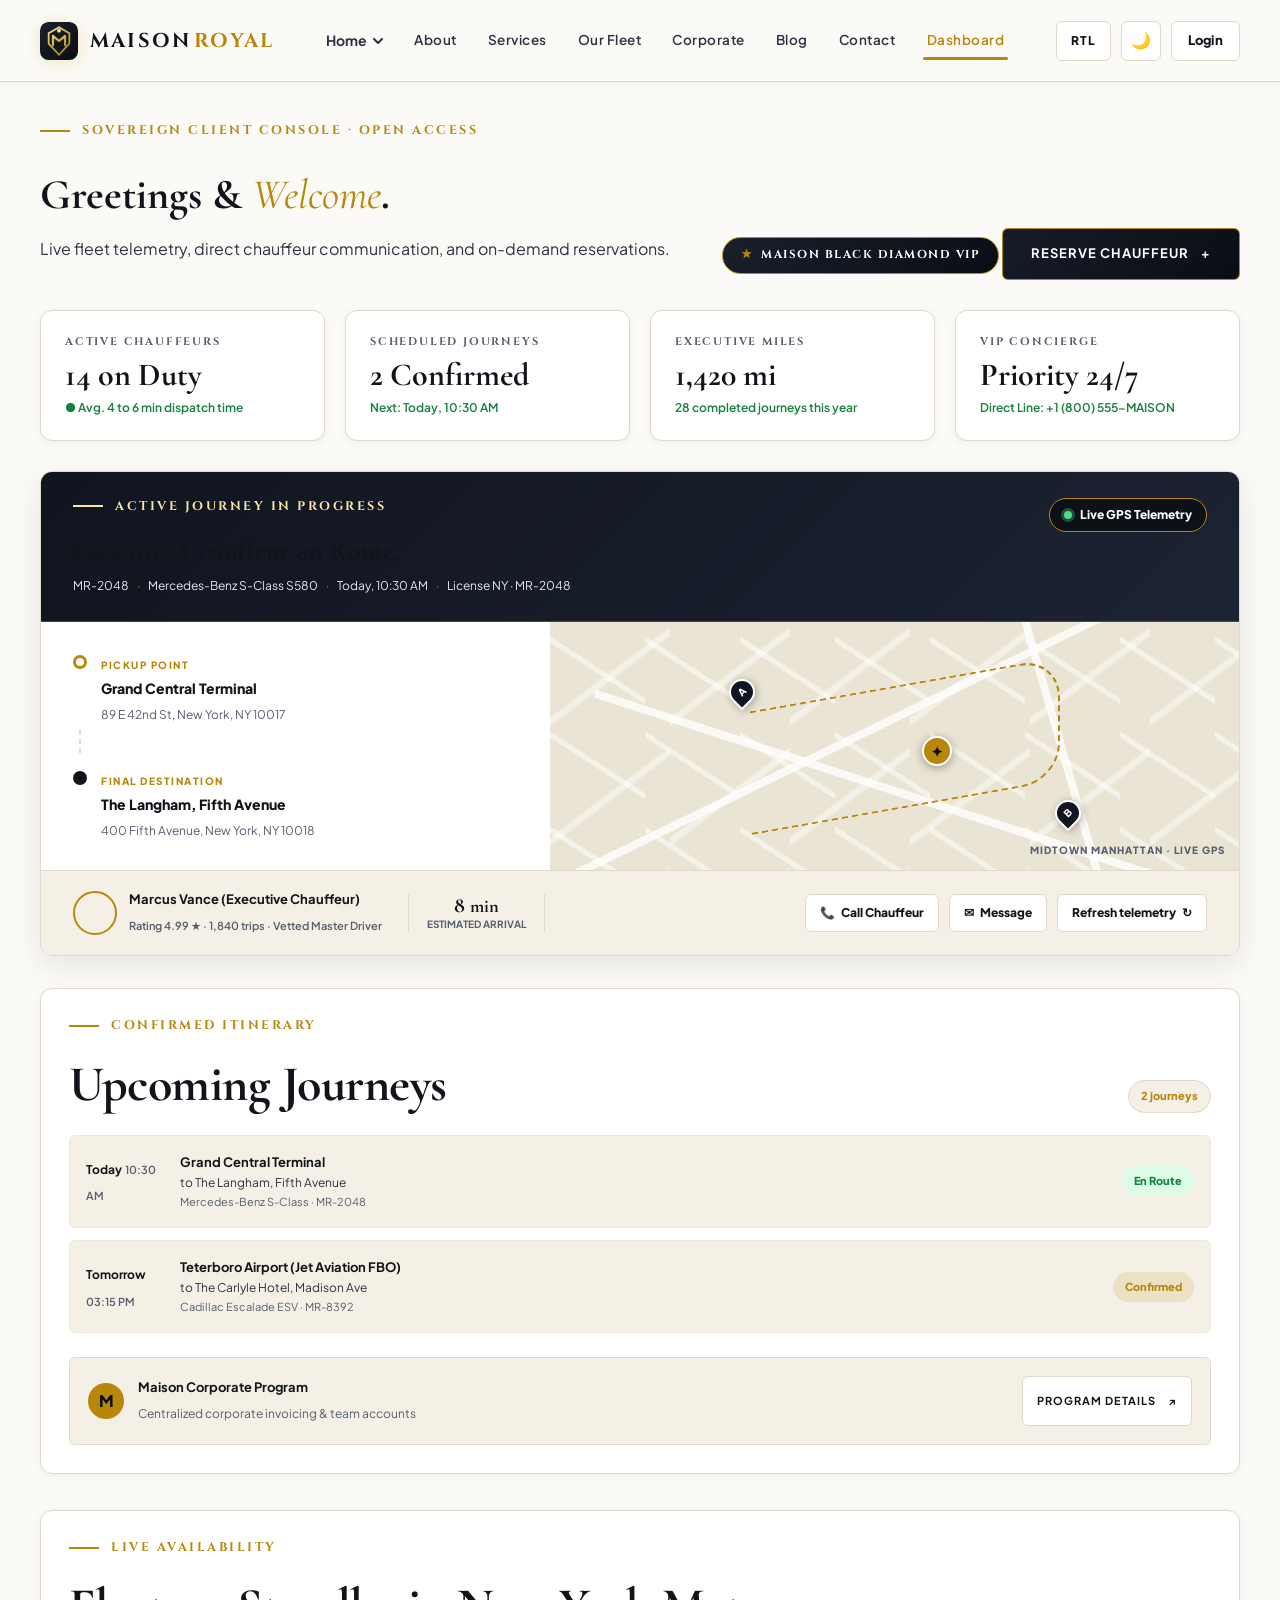
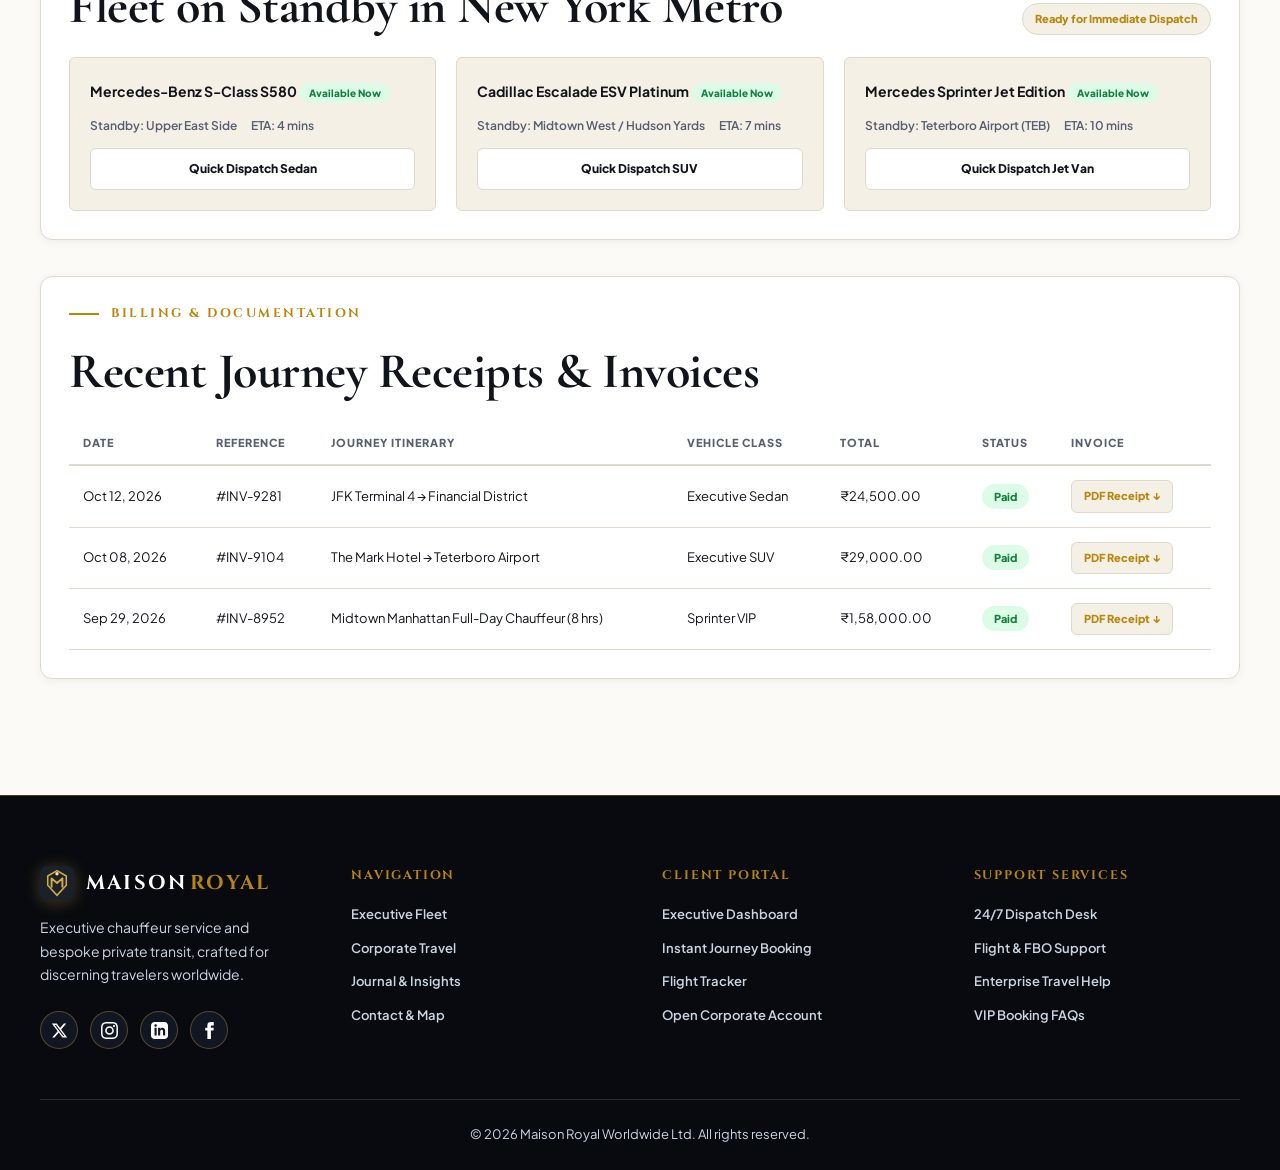
<file: dashboard.html>
<!doctype html>
<html lang="en">
<head>
  <meta charset="utf-8">
  <meta name="viewport" content="width=device-width, initial-scale=1">
  <meta name="description" content="Your Maison Royal executive client dashboard for real-time ride tracking, reservations, and chauffeur dispatch.">
  <title>Executive Dashboard | Maison Royal</title>
  <link rel="icon" type="image/svg+xml" href="favicon.svg">
  <link rel="preconnect" href="https://fonts.googleapis.com">
  <link rel="preconnect" href="https://fonts.gstatic.com" crossorigin>
  <link href="https://fonts.googleapis.com/css2?family=Cinzel:wght@500;600;700;800;900&family=Cormorant+Garamond:ital,wght@0,400;0,500;0,600;0,700;1,400;1,600&family=Plus+Jakarta+Sans:wght@300;400;500;600;700;800&display=swap" rel="stylesheet">
  <link rel="stylesheet" href="styles.css?v=7.0">
  <script src="script.js?v=7.0" defer></script>
  <!-- Critical Mobile Navigation Rules (Prevents Caching & Clipping Issues) -->
  <style>
    @media (max-width: 920px) {
      .nav-actions .rtl-toggle,
      .nav-actions .theme-toggle,
      .nav-actions .nav-login {
        display: none !important;
      }
      .site-header {
        background: var(--bg-surface) !important;
        backdrop-filter: none !important;
        -webkit-backdrop-filter: none !important;
        overflow: visible !important;
      }
      .primary-nav {
        position: fixed !important;
        top: 70px !important;
        left: 0 !important;
        right: 0 !important;
        bottom: 0 !important;
        width: 100vw !important;
        max-width: 100vw !important;
        height: calc(100vh - 70px) !important;
        height: calc(100dvh - 70px) !important;
        max-height: calc(100dvh - 70px) !important;
        z-index: 99999 !important;
      }
      .primary-nav.is-open {
        opacity: 1 !important;
        visibility: visible !important;
        pointer-events: auto !important;
        transform: translateY(0) !important;
      }
      .nav-dropdown {
        width: 100% !important;
      }
      .nav-dropdown-menu {
        position: static !important;
        left: auto !important;
        right: auto !important;
        top: auto !important;
        bottom: auto !important;
        transform: none !important;
        width: 100% !important;
        min-width: 100% !important;
        max-width: 100% !important;
        box-sizing: border-box !important;
      }
      .nav-dropdown.is-active .nav-dropdown-menu,
      .nav-dropdown:hover .nav-dropdown-menu,
      [dir="rtl"] .nav-dropdown.is-active .nav-dropdown-menu {
        transform: none !important;
      }
    }
  </style>
</head>
<body class="dashboard-page">
  <!-- Centered Luxury Header -->
  <header class="site-header">
    <div class="container nav-wrap">
      <!-- Left: Redesigned Royal Crest Logo -->
      <div class="brand-group">
        <a class="brand" href="index.html" aria-label="Maison Royal Home">
          <svg class="brand-logo-icon" width="38" height="38" viewBox="0 0 44 44" fill="none" xmlns="http://www.w3.org/2000/svg">
            <rect width="44" height="44" rx="10" fill="url(#crestBgGradDash)" />
            <path d="M22 6L34 13V25L22 38L10 25V13L22 6Z" stroke="url(#crestGoldGradDash)" stroke-width="2" fill="none" />
            <path d="M15 27V16L22 22L29 16V27" stroke="url(#crestGoldGradDash)" stroke-width="2.5" stroke-linecap="round" stroke-linejoin="round" />
            <circle cx="22" cy="10" r="2.2" fill="#FCE7A1" />
            <defs>
              <linearGradient id="crestBgGradDash" x1="0" y1="0" x2="44" y2="44" gradientUnits="userSpaceOnUse">
                <stop stop-color="#1A202C" />
                <stop offset="1" stop-color="#0A0D12" />
              </linearGradient>
              <linearGradient id="crestGoldGradDash" x1="10" y1="6" x2="34" y2="38" gradientUnits="userSpaceOnUse">
                <stop stop-color="#FCE7A1" />
                <stop offset="0.5" stop-color="#D4AF37" />
                <stop offset="1" stop-color="#AA771C" />
              </linearGradient>
            </defs>
          </svg>
          <span class="brand-text">MAISON<span class="brand-gold">ROYAL</span></span>
        </a>
      </div>

      <!-- Center: Navigation Links (Centered) -->
      <nav class="primary-nav" id="primary-nav" aria-label="Main navigation">
        <div class="nav-dropdown">
          <button class="nav-dropdown-toggle" type="button" aria-expanded="false" aria-haspopup="true">
            <span>Home</span>
            <svg class="dropdown-chevron" width="10" height="6" viewBox="0 0 10 6" fill="none" stroke="currentColor" stroke-width="2" stroke-linecap="round" stroke-linejoin="round"><path d="M1 1L5 5L9 1"/></svg>
          </button>
          <div class="nav-dropdown-menu">
            <a class="dropdown-item" href="index.html">
              <span class="item-title">Home 1 — Classic Luxury <span>→</span></span>
              <span class="item-desc">Editorial grand chauffeur experience</span>
            </a>
            <a class="dropdown-item" href="home2.html">
              <span class="item-title">Home 2 — VIP Prestige Black <span>→</span></span>
              <span class="item-desc">High-octane VIP black fleet & instant booking</span>
            </a>
          </div>
        </div>
        <a href="about.html">About</a>
        <a href="services.html">Services</a>
        <a href="fleet.html">Our Fleet</a>
        <a href="corporate.html">Corporate</a>
        <a href="blog.html">Blog</a>
        <a href="contact.html">Contact</a>
        <a aria-current="page" href="dashboard.html">Dashboard</a>

        <!-- Mobile Actions: RTL, Theme & Client Login Inside Menu -->
        <div class="mobile-menu-actions">
          <div class="mobile-actions-row">
            <button class="nav-ctrl-btn rtl-toggle" type="button" title="Switch text direction RTL/LTR" aria-label="Toggle text direction RTL/LTR">
              <span class="ctrl-text">RTL</span>
            </button>
            <button class="nav-ctrl-btn theme-toggle" type="button" title="Toggle theme" aria-label="Toggle dark/light theme">
              <span class="theme-icon">🌙</span>
            </button>
          </div>
          <a class="button button-gold mobile-login-btn" href="login.html">
            <span>Login</span>
            <span aria-hidden="true">→</span>
          </a>
        </div>
      </nav>

      <!-- Right: Action Controls (RTL No Emoji, Theme Emoji Alone, Login) -->
      <div class="nav-actions">
        <!-- RTL Button: NO EMOJI, clean text alone -->
        <button class="nav-ctrl-btn rtl-toggle" id="rtl-toggle" type="button" title="Switch text direction RTL/LTR" aria-label="Toggle text direction RTL/LTR">
          <span class="ctrl-text">RTL</span>
        </button>

        <!-- Theme Toggle Button: EMOJI ALONE, no text -->
        <button class="nav-ctrl-btn theme-toggle" id="theme-toggle" type="button" title="Toggle theme" aria-label="Toggle dark/light theme">
          <span class="theme-icon">🌙</span>
        </button>

        <!-- Login Button: NO EMOJI -->
        <a class="nav-action nav-login" href="login.html">Login</a>

        <!-- Mobile Menu Toggle: Fixed position, never jumps left to right -->
        <button class="menu-toggle" type="button" aria-expanded="false" aria-controls="primary-nav" aria-label="Open navigation menu">
          <span></span><span></span><span></span>
        </button>
      </div>
    </div>
  </header>

  <main class="container dashboard-main">
    <!-- Executive Welcome Banner -->
    <section class="dashboard-welcome">
      <div>
        <p class="eyebrow"><span class="eyebrow-line"></span> Sovereign Client Console · Open Access</p>
        <h1>Greetings & <em>Welcome</em>.</h1>
        <p class="body-copy" style="margin-top: 6px;">Live fleet telemetry, direct chauffeur communication, and on-demand reservations.</p>
      </div>
      <div class="dashboard-welcome-actions">
        <span class="vip-badge"><span class="vip-star">★</span> Maison Black Diamond VIP</span>
        <a class="button button-dark" href="contact.html#dispatch-form">Reserve Chauffeur <span aria-hidden="true">+</span></a>
      </div>
    </section>

    <!-- Executive Quick KPI Stats Row -->
    <section class="dashboard-stats-grid">
      <div class="stat-card">
        <span class="stat-label">Active Chauffeurs</span>
        <span class="stat-value">14 on Duty</span>
        <span class="stat-desc">● Avg. 4 to 6 min dispatch time</span>
      </div>
      <div class="stat-card">
        <span class="stat-label">Scheduled Journeys</span>
        <span class="stat-value" data-stat-scheduled>2 Confirmed</span>
        <span class="stat-desc">Next: Today, 10:30 AM</span>
      </div>
      <div class="stat-card">
        <span class="stat-label">Executive Miles</span>
        <span class="stat-value">1,420 mi</span>
        <span class="stat-desc">28 completed journeys this year</span>
      </div>
      <div class="stat-card">
        <span class="stat-label">VIP Concierge</span>
        <span class="stat-value">Priority 24/7</span>
        <span class="stat-desc">Direct Line: +1 (800) 555-MAISON</span>
      </div>
    </section>

    <!-- Live Ride Tracking Telemetry Card -->
    <section class="tracking-card" aria-labelledby="tracking-title">
      <div class="tracking-top">
        <div>
          <p class="eyebrow eyebrow-light"><span class="eyebrow-line"></span> Active Journey In Progress</p>
          <h2 id="tracking-title">Executive Chauffeur en Route.</h2>
          <p class="tracking-meta">MR-2048 <span>·</span> Mercedes-Benz S-Class S580 <span>·</span> Today, 10:30 AM <span>·</span> License NY · MR-2048</p>
        </div>
        <span class="live-badge"><span></span> Live GPS Telemetry</span>
      </div>

      <div class="tracking-body">
        <div class="route-list">
          <div class="route-stop">
            <span class="route-dot route-dot-start"></span>
            <div>
              <small>PICKUP POINT</small>
              <strong>Grand Central Terminal</strong>
              <span>89 E 42nd St, New York, NY 10017</span>
            </div>
          </div>
          <div class="route-connector">
            <span></span><span></span><span></span>
          </div>
          <div class="route-stop">
            <span class="route-dot route-dot-end"></span>
            <div>
              <small>FINAL DESTINATION</small>
              <strong>The Langham, Fifth Avenue</strong>
              <span>400 Fifth Avenue, New York, NY 10018</span>
            </div>
          </div>
        </div>

        <div class="tracking-map" role="img" aria-label="Live GPS route visualization showing chauffeur vehicle approaching passenger pickup point">
          <div class="map-road road-one"></div>
          <div class="map-road road-two"></div>
          <div class="map-road road-three"></div>
          <div class="map-route"></div>
          <span class="map-pin map-pin-start" title="Pickup Location">A</span>
          <span class="map-pin map-pin-end" title="Dropoff Location">B</span>
          <span class="map-car" aria-hidden="true" title="Vehicle Telemetry Location">✦</span>
          <span class="map-label">MIDTOWN MANHATTAN · LIVE GPS</span>
        </div>
      </div>

      <div class="tracking-bottom">
        <div class="tracking-driver-info">
          <div class="driver-avatar" role="img" aria-label="Photo of chauffeur Marcus Vance"></div>
          <div class="driver-details">
            <strong>Marcus Vance (Executive Chauffeur)</strong>
            <span>Rating 4.99 ★ · 1,840 trips · Vetted Master Driver</span>
          </div>
        </div>

        <div class="eta">
          <strong>8 <small>min</small></strong>
          <small>Estimated Arrival</small>
        </div>

        <div class="driver-actions">
          <button type="button" class="driver-btn" data-driver-call>
            <span aria-hidden="true">📞</span> Call Chauffeur
          </button>
          <button type="button" class="driver-btn" data-driver-msg>
            <span aria-hidden="true">✉</span> Message
          </button>
          <button type="button" class="driver-btn refresh-status" data-refresh-status>
            Refresh telemetry <span aria-hidden="true">↻</span>
          </button>
        </div>
      </div>
    </section>

    <!-- Core Operations: Confirmed Journeys & Real-time Telemetry -->
    <div class="dashboard-grid">
      <!-- Upcoming Journeys List -->
      <section class="dashboard-section upcoming-section">
        <div class="dashboard-section-heading">
          <div>
            <p class="eyebrow"><span class="eyebrow-line"></span> Confirmed Itinerary</p>
            <h2>Upcoming Journeys</h2>
          </div>
          <span class="booking-count" data-booking-count>2 journeys</span>
        </div>

        <div class="upcoming-list" data-upcoming-list>
          <article class="upcoming-ride">
            <div class="ride-date">
              <strong>Today</strong>
              <span>10:30 AM</span>
            </div>
            <div class="upcoming-details">
              <strong>Grand Central Terminal</strong>
              <span>to The Langham, Fifth Avenue</span>
              <small>Mercedes-Benz S-Class · MR-2048</small>
            </div>
            <span class="status-pill">En Route</span>
          </article>

          <article class="upcoming-ride">
            <div class="ride-date">
              <strong>Tomorrow</strong>
              <span>03:15 PM</span>
            </div>
            <div class="upcoming-details">
              <strong>Teterboro Airport (Jet Aviation FBO)</strong>
              <span>to The Carlyle Hotel, Madison Ave</span>
              <small>Cadillac Escalade ESV · MR-8392</small>
            </div>
            <span class="status-pill" style="background: rgba(184, 134, 11, 0.15); color: var(--gold-primary);">Confirmed</span>
          </article>
        </div>

        <div style="margin-top: 24px; padding: 18px; border: 1.5px solid var(--border-color); border-radius: 6px; display: flex; align-items: center; gap: 14px; background: var(--bg-surface-elevated);">
          <div style="width: 36px; height: 36px; border-radius: 50%; background: var(--gold-primary); color: #0a0d14; display: grid; place-items: center; font-weight: 900;">M</div>
          <div>
            <strong style="font-size: 13px; display: block; color: var(--text-primary);">Maison Corporate Program</strong>
            <span style="font-size: 12px; color: var(--text-muted);">Centralized corporate invoicing & team accounts</span>
          </div>
          <a class="button button-light" href="corporate.html" style="margin-left: auto; padding: 8px 14px; font-size: 11px;">Program Details <span aria-hidden="true">↗</span></a>
        </div>
      </section>
    </div>

    <!-- Fleet on Standby in Metro Area -->
    <section class="fleet-standby-section">
      <div class="dashboard-section-heading">
        <div>
          <p class="eyebrow"><span class="eyebrow-line"></span> Live Availability</p>
          <h2>Fleet on Standby in New York Metro</h2>
        </div>
        <span class="booking-count">Ready for Immediate Dispatch</span>
      </div>

      <div class="standby-grid">
        <div class="standby-card">
          <div class="standby-header">
            <strong>Mercedes-Benz S-Class S580</strong>
            <span class="standby-badge">Available Now</span>
          </div>
          <div class="standby-specs">
            <span>Standby: Upper East Side</span>
            <span>ETA: 4 mins</span>
          </div>
          <a class="standby-action" href="contact.html?fleet=s-class#dispatch-form">Quick Dispatch Sedan</a>
        </div>

        <div class="standby-card">
          <div class="standby-header">
            <strong>Cadillac Escalade ESV Platinum</strong>
            <span class="standby-badge">Available Now</span>
          </div>
          <div class="standby-specs">
            <span>Standby: Midtown West / Hudson Yards</span>
            <span>ETA: 7 mins</span>
          </div>
          <a class="standby-action" href="contact.html?fleet=escalade#dispatch-form">Quick Dispatch SUV</a>
        </div>

        <div class="standby-card">
          <div class="standby-header">
            <strong>Mercedes Sprinter Jet Edition</strong>
            <span class="standby-badge">Available Now</span>
          </div>
          <div class="standby-specs">
            <span>Standby: Teterboro Airport (TEB)</span>
            <span>ETA: 10 mins</span>
          </div>
          <a class="standby-action" href="contact.html?fleet=sprinter#dispatch-form">Quick Dispatch Jet Van</a>
        </div>
      </div>
    </section>

    <!-- Recent Receipts & Corporate Invoices -->
    <section class="invoices-section">
      <div class="dashboard-section-heading">
        <div>
          <p class="eyebrow"><span class="eyebrow-line"></span> Billing & Documentation</p>
          <h2>Recent Journey Receipts & Invoices</h2>
        </div>
      </div>

      <div class="invoices-table-wrap">
        <table class="invoices-table">
          <thead>
            <tr>
              <th>Date</th>
              <th>Reference</th>
              <th>Journey Itinerary</th>
              <th>Vehicle Class</th>
              <th>Total</th>
              <th>Status</th>
              <th>Invoice</th>
            </tr>
          </thead>
          <tbody>
            <tr>
              <td>Oct 12, 2026</td>
              <td>#INV-9281</td>
              <td>JFK Terminal 4 → Financial District</td>
              <td>Executive Sedan</td>
              <td>₹24,500.00</td>
              <td><span class="status-pill">Paid</span></td>
              <td><button type="button" class="invoice-btn" onclick="alert('Downloading PDF for Invoice #INV-9281...')">PDF Receipt ↓</button></td>
            </tr>
            <tr>
              <td>Oct 08, 2026</td>
              <td>#INV-9104</td>
              <td>The Mark Hotel → Teterboro Airport</td>
              <td>Executive SUV</td>
              <td>₹29,000.00</td>
              <td><span class="status-pill">Paid</span></td>
              <td><button type="button" class="invoice-btn" onclick="alert('Downloading PDF for Invoice #INV-9104...')">PDF Receipt ↓</button></td>
            </tr>
            <tr>
              <td>Sep 29, 2026</td>
              <td>#INV-8952</td>
              <td>Midtown Manhattan Full-Day Chauffeur (8 hrs)</td>
              <td>Sprinter VIP</td>
              <td>₹1,58,000.00</td>
              <td><span class="status-pill">Paid</span></td>
              <td><button type="button" class="invoice-btn" onclick="alert('Downloading PDF for Invoice #INV-8952...')">PDF Receipt ↓</button></td>
            </tr>
          </tbody>
        </table>
      </div>
    </section>
  </main>

  <!-- Luxurious Equally-Aligned Multi-Column Footer -->
  <footer class="site-footer">
    <div class="container footer-main">
      <!-- Column 1: Brand & Socials -->
      <div class="footer-brand-col">
        <a class="brand brand-footer" href="index.html" aria-label="Maison Royal">
          <svg class="brand-logo-icon" width="34" height="34" viewBox="0 0 44 44" fill="none">
            <rect width="44" height="44" rx="10" fill="#1A202C" />
            <path d="M22 6L34 13V25L22 38L10 25V13L22 6Z" stroke="#D4AF37" stroke-width="2" fill="none" />
            <path d="M15 27V16L22 22L29 16V27" stroke="#D4AF37" stroke-width="2.5" stroke-linecap="round" stroke-linejoin="round" />
            <circle cx="22" cy="10" r="2.2" fill="#FCE7A1" />
          </svg>
          <span class="brand-text">MAISON<span class="brand-gold">ROYAL</span></span>
        </a>
        <p class="footer-tagline">Executive chauffeur service and bespoke private transit, crafted for discerning travelers worldwide.</p>
        <!-- Social Media Icons (X, Instagram, LinkedIn, Facebook) -->
        <div class="footer-social-row" aria-label="Social media channels">
          <a class="social-icon-btn" href="https://x.com" target="_blank" rel="noopener noreferrer" title="Follow us on X" aria-label="X (formerly Twitter)">
            <svg viewBox="0 0 24 24"><path d="M18.244 2.25h3.308l-7.227 8.26 8.502 11.24H16.17l-5.214-6.817L4.99 21.75H1.68l7.73-8.835L1.254 2.25H8.08l4.713 6.231zm-1.161 17.52h1.833L7.084 4.126H5.117z"/></svg>
          </a>
          <a class="social-icon-btn" href="https://instagram.com" target="_blank" rel="noopener noreferrer" title="Follow us on Instagram" aria-label="Instagram">
            <svg viewBox="0 0 24 24"><path d="M12 2.163c3.204 0 3.584.012 4.85.07 3.252.148 4.771 1.691 4.919 4.919.058 1.265.069 1.645.069 4.849 0 3.205-.012 3.584-.069 4.849-.149 3.225-1.664 4.771-4.919 4.919-1.266.058-1.644.07-4.85.07-3.204 0-3.584-.012-4.849-.07-3.26-.149-4.771-1.699-4.919-4.92-.058-1.265-.07-1.644-.07-4.849 0-3.204.013-3.583.07-4.849.149-3.227 1.664-4.771 4.919-4.919 1.266-.057 1.645-.069 4.849-.069zm0-2.163c-3.259 0-3.667.014-4.947.072-4.358.2-6.78 2.618-6.98 6.98-.059 1.281-.073 1.689-.073 4.948 0 3.259.014 3.668.072 4.948.2 4.358 2.618 6.78 6.98 6.98 1.281.058 1.689.072 4.948.072 3.259 0 3.668-.014 4.948-.072 4.354-.2 6.782-2.618 6.979-6.98.059-1.28.073-1.689.073-4.948 0-3.259-.014-3.667-.072-4.947-.196-4.354-2.617-6.78-6.979-6.98-1.281-.059-1.69-.073-4.949-.073zm0 5.838c-3.403 0-6.162 2.759-6.162 6.162s2.759 6.163 6.162 6.163 6.162-2.759 6.162-6.163c0-3.403-2.759-6.162-6.162-6.162zm0 10.162c-2.209 0-4-1.79-4-4 0-2.209 1.791-4 4-4s4 1.791 4 4c0 2.21-1.791 4-4 4zm6.406-11.845c-.796 0-1.441.645-1.441 1.44s.645 1.44 1.441 1.44c.795 0 1.439-.645 1.439-1.44s-.644-1.44-1.449-1.44z"/></svg>
          </a>
          <a class="social-icon-btn" href="https://linkedin.com" target="_blank" rel="noopener noreferrer" title="Follow us on LinkedIn" aria-label="LinkedIn">
            <svg viewBox="0 0 24 24"><path d="M19 0h-14c-2.761 0-5 2.239-5 5v14c0 2.761 2.239 5 5 5h14c2.762 0 5-2.239 5-5v-14c0-2.761-2.238-5-5-5zm-11 19h-3v-11h3v11zm-1.5-12.268c-.966 0-1.75-.79-1.75-1.764s.784-1.764 1.75-1.764 1.75.79 1.75 1.764-.783 1.764-1.75 1.764zm13.5 12.268h-3v-5.604c0-3.368-4-3.113-4 0v5.604h-3v-11h3v1.765c1.396-2.586 7-2.777 7 2.476v6.759z"/></svg>
          </a>
          <a class="social-icon-btn" href="https://facebook.com" target="_blank" rel="noopener noreferrer" title="Follow us on Facebook" aria-label="Facebook">
            <svg viewBox="0 0 24 24"><path d="M9 8h-3v4h3v12h5v-12h3.642l.358-4h-4v-1.667c0-.955.192-1.333 1.115-1.333h2.885v-5h-3.808c-3.596 0-5.192 1.583-5.192 4.615v3.385z"/></svg>
          </a>
        </div>
      </div>

      <!-- Column 2: Navigation -->
      <div class="footer-col">
        <h4>Navigation</h4>
        <ul class="footer-nav-list">
          <li><a href="fleet.html">Executive Fleet</a></li>
          <li><a href="corporate.html">Corporate Travel</a></li>
          <li><a href="blog.html">Journal & Insights</a></li>
          <li><a href="contact.html">Contact & Map</a></li>
        </ul>
      </div>

      <!-- Column 3: Client Portal -->
      <div class="footer-col">
        <h4>Client Portal</h4>
        <ul class="footer-nav-list">
          <li><a href="dashboard.html">Executive Dashboard</a></li>
          <li><a href="contact.html#dispatch-form">Instant Journey Booking</a></li>
          <li><a href="services.html#airport">Flight Tracker</a></li>
          <li><a href="corporate.html#get-started">Open Corporate Account</a></li>
        </ul>
      </div>

      <!-- Column 4: Support Services -->
      <div class="footer-col">
        <h4>Support Services</h4>
        <ul class="footer-nav-list">
          <li><a href="contact.html#dispatch-form">24/7 Dispatch Desk</a></li>
          <li><a href="services.html#airport">Flight & FBO Support</a></li>
          <li><a href="corporate.html#tier-calculator">Enterprise Travel Help</a></li>
          <li><a href="contact.html#booking-faq">VIP Booking FAQs</a></li>
        </ul>
      </div>
    </div>

    <!-- Centered Copyright (Privacy policy, terms & fleet dispatch removed!) -->
    <div class="container footer-bottom-bar">
      <p>© <span data-year></span> Maison Royal Worldwide Ltd. All rights reserved.</p>
    </div>
  </footer>
</body>
</html>
</file>
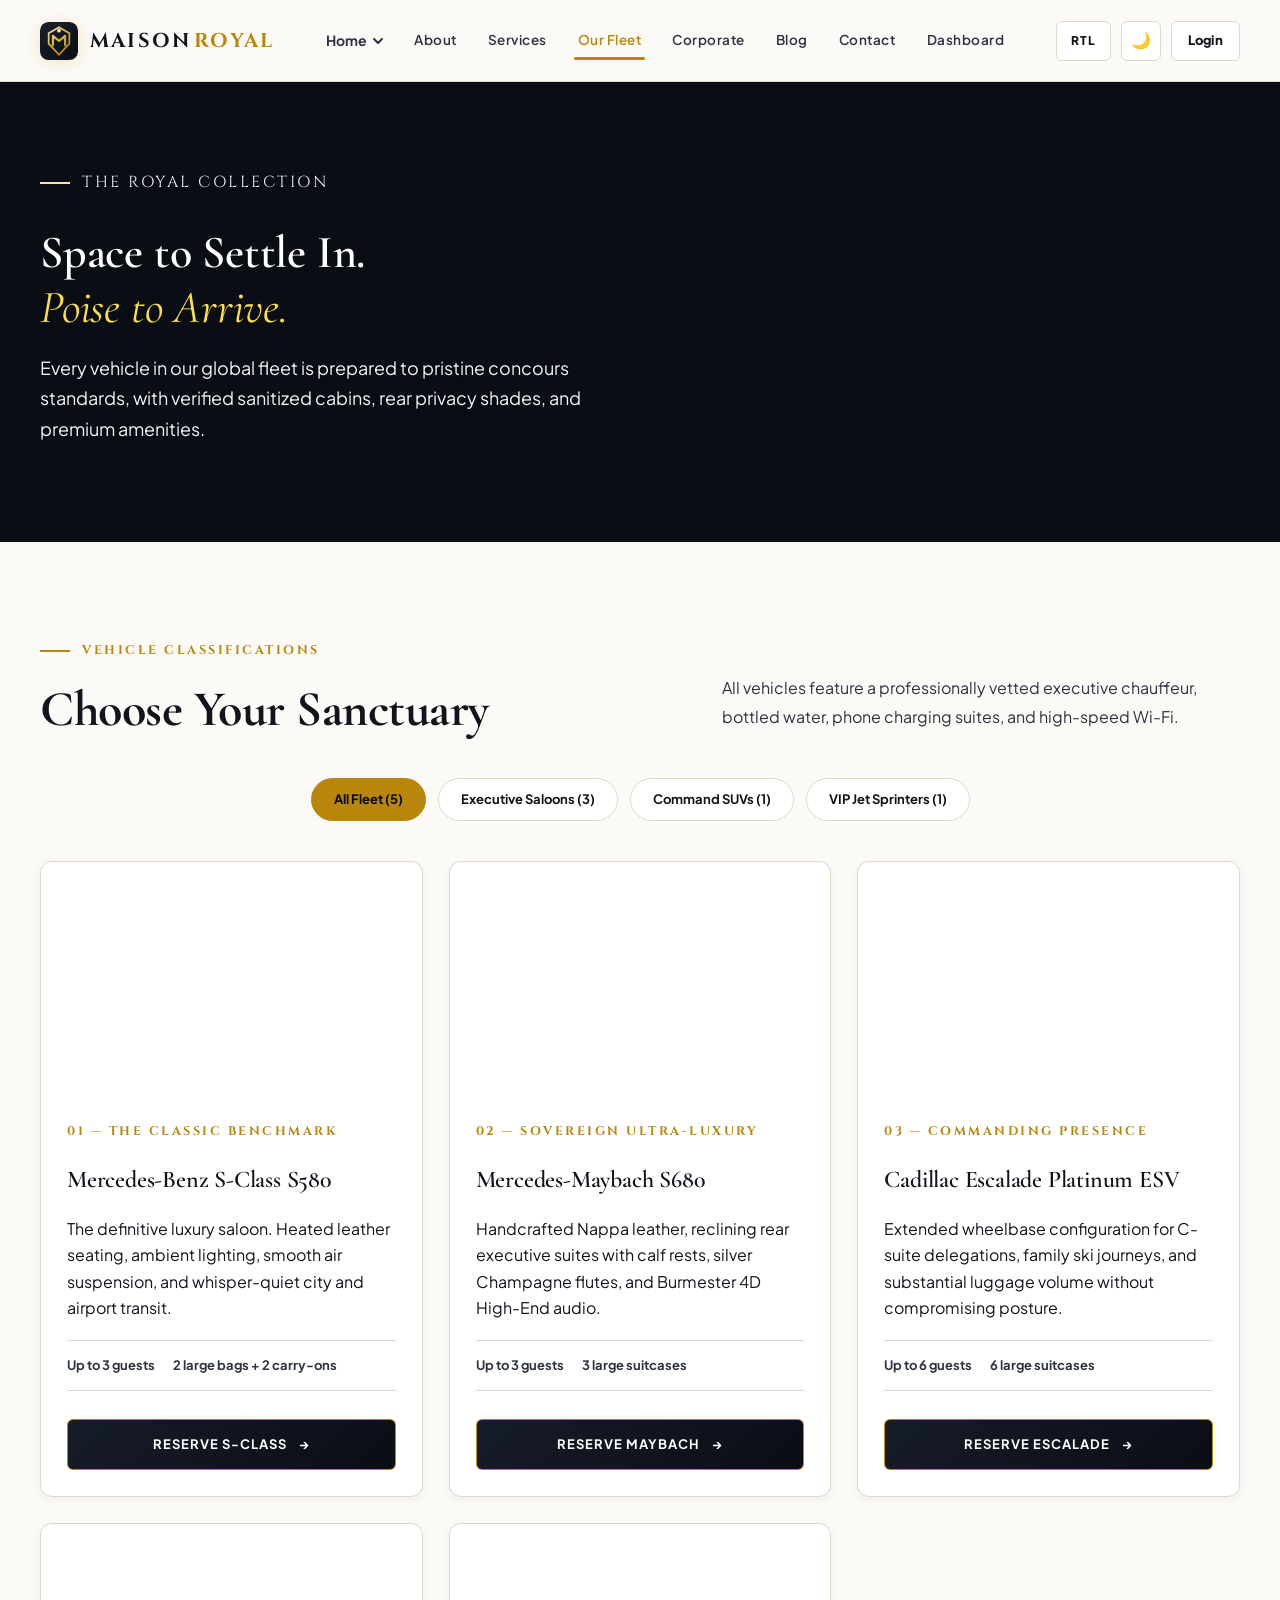
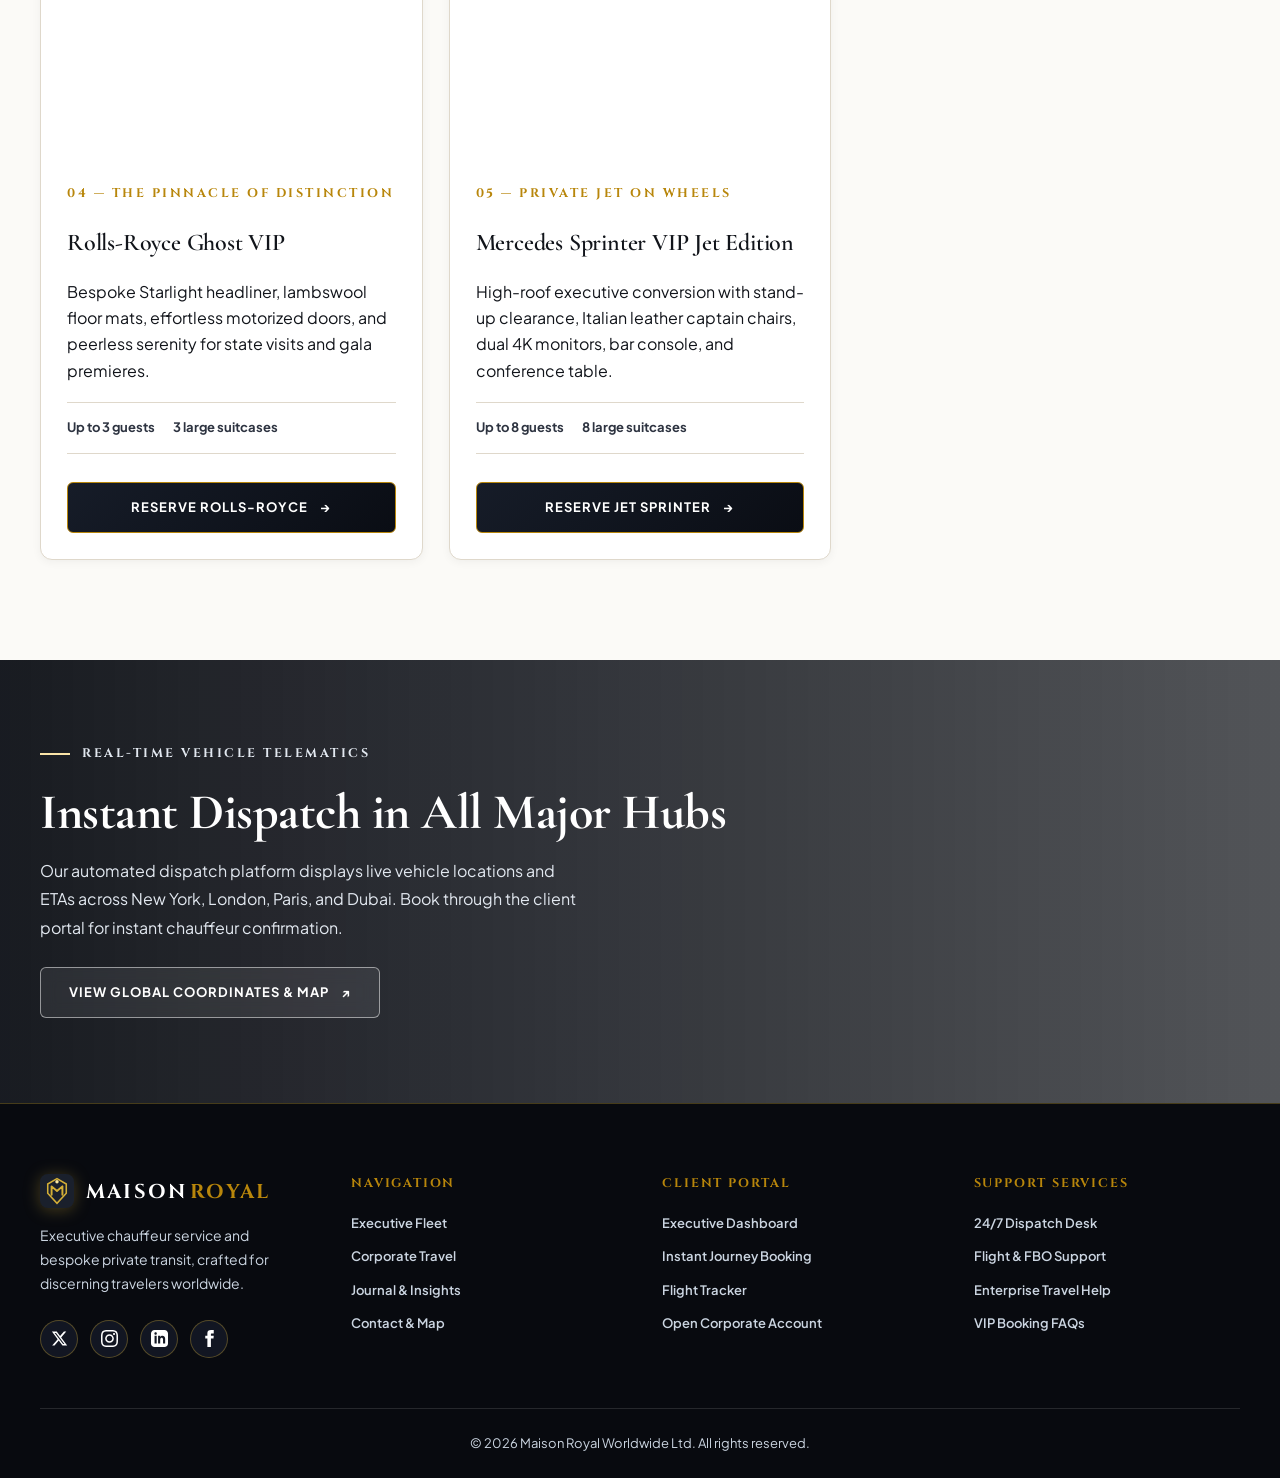
<file: fleet.html>
<!doctype html>
<html lang="en">
<head>
  <meta charset="utf-8">
  <meta name="viewport" content="width=device-width, initial-scale=1">
  <meta name="description" content="Explore the Maison Royal fleet of executive sedans, luxury SUVs, and spacious group vehicles.">
  <title>The Fleet | Maison Royal</title>
  <link rel="icon" type="image/svg+xml" href="favicon.svg">
  <link rel="preconnect" href="https://fonts.googleapis.com">
  <link rel="preconnect" href="https://fonts.gstatic.com" crossorigin>
  <link href="https://fonts.googleapis.com/css2?family=Cinzel:wght@500;600;700;800;900&family=Cormorant+Garamond:ital,wght@0,400;0,500;0,600;0,700;1,400;1,600&family=Plus+Jakarta+Sans:wght@300;400;500;600;700;800&display=swap" rel="stylesheet">
  <link rel="stylesheet" href="styles.css?v=7.0">
  <script src="script.js?v=7.0" defer></script>
  <!-- Critical Mobile Navigation Rules (Prevents Caching & Clipping Issues) -->
  <style>
    @media (max-width: 920px) {
      .nav-actions .rtl-toggle,
      .nav-actions .theme-toggle,
      .nav-actions .nav-login {
        display: none !important;
      }
      .site-header {
        background: var(--bg-surface) !important;
        backdrop-filter: none !important;
        -webkit-backdrop-filter: none !important;
        overflow: visible !important;
      }
      .primary-nav {
        position: fixed !important;
        top: 70px !important;
        left: 0 !important;
        right: 0 !important;
        bottom: 0 !important;
        width: 100vw !important;
        max-width: 100vw !important;
        height: calc(100vh - 70px) !important;
        height: calc(100dvh - 70px) !important;
        max-height: calc(100dvh - 70px) !important;
        z-index: 99999 !important;
      }
      .primary-nav.is-open {
        opacity: 1 !important;
        visibility: visible !important;
        pointer-events: auto !important;
        transform: translateY(0) !important;
      }
      .nav-dropdown {
        width: 100% !important;
      }
      .nav-dropdown-menu {
        position: static !important;
        left: auto !important;
        right: auto !important;
        top: auto !important;
        bottom: auto !important;
        transform: none !important;
        width: 100% !important;
        min-width: 100% !important;
        max-width: 100% !important;
        box-sizing: border-box !important;
      }
      .nav-dropdown.is-active .nav-dropdown-menu,
      .nav-dropdown:hover .nav-dropdown-menu,
      [dir="rtl"] .nav-dropdown.is-active .nav-dropdown-menu {
        transform: none !important;
      }
    }
  </style>
</head>
<body>
  <!-- Centered Luxury Header -->
  <header class="site-header">
    <div class="container nav-wrap">
      <!-- Left: Redesigned Royal Crest Logo -->
      <div class="brand-group">
        <a class="brand" href="index.html" aria-label="Maison Royal Home">
          <svg class="brand-logo-icon" width="38" height="38" viewBox="0 0 44 44" fill="none" xmlns="http://www.w3.org/2000/svg">
            <rect width="44" height="44" rx="10" fill="url(#crestBgGrad4)" />
            <path d="M22 6L34 13V25L22 38L10 25V13L22 6Z" stroke="url(#crestGoldGrad4)" stroke-width="2" fill="none" />
            <path d="M15 27V16L22 22L29 16V27" stroke="url(#crestGoldGrad4)" stroke-width="2.5" stroke-linecap="round" stroke-linejoin="round" />
            <circle cx="22" cy="10" r="2.2" fill="#FCE7A1" />
            <defs>
              <linearGradient id="crestBgGrad4" x1="0" y1="0" x2="44" y2="44" gradientUnits="userSpaceOnUse">
                <stop stop-color="#1A202C" />
                <stop offset="1" stop-color="#0A0D12" />
              </linearGradient>
              <linearGradient id="crestGoldGrad4" x1="10" y1="6" x2="34" y2="38" gradientUnits="userSpaceOnUse">
                <stop stop-color="#FCE7A1" />
                <stop offset="0.5" stop-color="#D4AF37" />
                <stop offset="1" stop-color="#AA771C" />
              </linearGradient>
            </defs>
          </svg>
          <span class="brand-text">MAISON<span class="brand-gold">ROYAL</span></span>
        </a>
      </div>

      <!-- Center: Navigation Links (Centered) -->
      <nav class="primary-nav" id="primary-nav" aria-label="Main navigation">
        <div class="nav-dropdown">
          <button class="nav-dropdown-toggle" type="button" aria-expanded="false" aria-haspopup="true">
            <span>Home</span>
            <svg class="dropdown-chevron" width="10" height="6" viewBox="0 0 10 6" fill="none" stroke="currentColor" stroke-width="2" stroke-linecap="round" stroke-linejoin="round"><path d="M1 1L5 5L9 1"/></svg>
          </button>
          <div class="nav-dropdown-menu">
            <a class="dropdown-item" href="index.html">
              <span class="item-title">Home 1 — Classic Luxury <span>→</span></span>
              <span class="item-desc">Editorial grand chauffeur experience</span>
            </a>
            <a class="dropdown-item" href="home2.html">
              <span class="item-title">Home 2 — VIP Prestige Black <span>→</span></span>
              <span class="item-desc">High-octane VIP black fleet & instant booking</span>
            </a>
          </div>
        </div>
        <a href="about.html">About</a>
        <a href="services.html">Services</a>
        <a aria-current="page" href="fleet.html">Our Fleet</a>
        <a href="corporate.html">Corporate</a>
        <a href="blog.html">Blog</a>
        <a href="contact.html">Contact</a>
        <a href="dashboard.html">Dashboard</a>

        <!-- Mobile Actions: RTL, Theme & Client Login Inside Menu -->
        <div class="mobile-menu-actions">
          <div class="mobile-actions-row">
            <button class="nav-ctrl-btn rtl-toggle" type="button" title="Switch text direction RTL/LTR" aria-label="Toggle text direction RTL/LTR">
              <span class="ctrl-text">RTL</span>
            </button>
            <button class="nav-ctrl-btn theme-toggle" type="button" title="Toggle theme" aria-label="Toggle dark/light theme">
              <span class="theme-icon">🌙</span>
            </button>
          </div>
          <a class="button button-gold mobile-login-btn" href="login.html">
            <span>Login</span>
            <span aria-hidden="true">→</span>
          </a>
        </div>
      </nav>

      <!-- Right: Action Controls (RTL No Emoji, Theme Emoji Alone, Login) -->
      <div class="nav-actions">
        <!-- RTL Button: NO EMOJI, clean text alone -->
        <button class="nav-ctrl-btn rtl-toggle" id="rtl-toggle" type="button" title="Switch text direction RTL/LTR" aria-label="Toggle text direction RTL/LTR">
          <span class="ctrl-text">RTL</span>
        </button>

        <!-- Theme Toggle Button: EMOJI ALONE, no text -->
        <button class="nav-ctrl-btn theme-toggle" id="theme-toggle" type="button" title="Toggle theme" aria-label="Toggle dark/light theme">
          <span class="theme-icon">🌙</span>
        </button>

        <!-- Login Button: NO EMOJI -->
        <a class="nav-action nav-login" href="login.html">Login</a>

        <!-- Mobile Menu Toggle: Fixed position, never jumps left to right -->
        <button class="menu-toggle" type="button" aria-expanded="false" aria-controls="primary-nav" aria-label="Open navigation menu">
          <span></span><span></span><span></span>
        </button>
      </div>
    </div>
  </header>

  <main>
    <section class="page-hero page-hero-fleet">
      <div class="container page-hero-content">
        <p class="eyebrow eyebrow-light"><span class="eyebrow-line"></span> The Royal Collection</p>
        <h1>Space to Settle In.<br><em>Poise to Arrive.</em></h1>
        <p class="body-copy" style="color: #f1f5f9; font-size: 18px; max-width: 580px;">Every vehicle in our global fleet is prepared to pristine concours standards, with verified sanitized cabins, rear privacy shades, and premium amenities.</p>
      </div>
    </section>

    <section class="fleet-list section-pad">
      <div class="container">
        <div class="section-heading">
          <div>
            <p class="eyebrow"><span class="eyebrow-line"></span> Vehicle Classifications</p>
            <h2>Choose Your Sanctuary</h2>
          </div>
          <p class="body-copy">All vehicles feature a professionally vetted executive chauffeur, bottled water, phone charging suites, and high-speed Wi-Fi.</p>
        </div>

        <!-- Fleet Category Filter Bar -->
        <div class="fleet-filter-bar">
          <button class="fleet-filter-btn is-active" data-fleet-filter="all">All Fleet (5)</button>
          <button class="fleet-filter-btn" data-fleet-filter="saloon">Executive Saloons (3)</button>
          <button class="fleet-filter-btn" data-fleet-filter="suv">Command SUVs (1)</button>
          <button class="fleet-filter-btn" data-fleet-filter="van">VIP Jet Sprinters (1)</button>
        </div>

        <div class="fleet-grid">
          <!-- 01: S-Class -->
          <article class="fleet-card" data-category="saloon">
            <div class="fleet-photo fleet-sedan" role="img" aria-label="Executive sedan ready for a journey"></div>
            <div class="fleet-card-body">
              <p class="eyebrow">01 — The Classic Benchmark</p>
              <h3>Mercedes-Benz S-Class S580</h3>
              <p>The definitive luxury saloon. Heated leather seating, ambient lighting, smooth air suspension, and whisper-quiet city and airport transit.</p>
              <div class="vehicle-specs">
                <span>Up to 3 guests</span>
                <span>2 large bags + 2 carry-ons</span>
              </div>
              <a class="button button-dark" href="contact.html?fleet=s-class#dispatch-form" style="width: 100%; margin-top: 10px;">Reserve S-Class <span aria-hidden="true">→</span></a>
            </div>
          </article>

          <!-- 02: Maybach S680 -->
          <article class="fleet-card" data-category="saloon">
            <div class="fleet-photo" style="background-image: url('https://images.unsplash.com/photo-1617814076367-b759c7d7e738?auto=format&fit=crop&w=900&q=80');" role="img" aria-label="Mercedes-Maybach S680 First Class"></div>
            <div class="fleet-card-body">
              <p class="eyebrow">02 — Sovereign Ultra-Luxury</p>
              <h3>Mercedes-Maybach S680</h3>
              <p>Handcrafted Nappa leather, reclining rear executive suites with calf rests, silver Champagne flutes, and Burmester 4D High-End audio.</p>
              <div class="vehicle-specs">
                <span>Up to 3 guests</span>
                <span>3 large suitcases</span>
              </div>
              <a class="button button-dark" href="contact.html?fleet=maybach#dispatch-form" style="width: 100%; margin-top: 10px;">Reserve Maybach <span aria-hidden="true">→</span></a>
            </div>
          </article>

          <!-- 03: Escalade ESV -->
          <article class="fleet-card" data-category="suv">
            <div class="fleet-photo fleet-suv" role="img" aria-label="Luxury SUV parked in a scenic setting"></div>
            <div class="fleet-card-body">
              <p class="eyebrow">03 — Commanding Presence</p>
              <h3>Cadillac Escalade Platinum ESV</h3>
              <p>Extended wheelbase configuration for C-suite delegations, family ski journeys, and substantial luggage volume without compromising posture.</p>
              <div class="vehicle-specs">
                <span>Up to 6 guests</span>
                <span>6 large suitcases</span>
              </div>
              <a class="button button-dark" href="contact.html?fleet=escalade#dispatch-form" style="width: 100%; margin-top: 10px;">Reserve Escalade <span aria-hidden="true">→</span></a>
            </div>
          </article>

          <!-- 04: Rolls-Royce Ghost -->
          <article class="fleet-card" data-category="saloon">
            <div class="fleet-photo" style="background-image: url('https://images.unsplash.com/photo-1563720223185-11003d516935?auto=format&fit=crop&w=900&q=80');" role="img" aria-label="Rolls-Royce Ghost VIP"></div>
            <div class="fleet-card-body">
              <p class="eyebrow">04 — The Pinnacle of Distinction</p>
              <h3>Rolls-Royce Ghost VIP</h3>
              <p>Bespoke Starlight headliner, lambswool floor mats, effortless motorized doors, and peerless serenity for state visits and gala premieres.</p>
              <div class="vehicle-specs">
                <span>Up to 3 guests</span>
                <span>3 large suitcases</span>
              </div>
              <a class="button button-dark" href="contact.html?fleet=rolls-royce#dispatch-form" style="width: 100%; margin-top: 10px;">Reserve Rolls-Royce <span aria-hidden="true">→</span></a>
            </div>
          </article>

          <!-- 05: Sprinter Jet Edition -->
          <article class="fleet-card" data-category="van">
            <div class="fleet-photo fleet-van" role="img" aria-label="Premium passenger van for group travel"></div>
            <div class="fleet-card-body">
              <p class="eyebrow">05 — Private Jet on Wheels</p>
              <h3>Mercedes Sprinter VIP Jet Edition</h3>
              <p>High-roof executive conversion with stand-up clearance, Italian leather captain chairs, dual 4K monitors, bar console, and conference table.</p>
              <div class="vehicle-specs">
                <span>Up to 8 guests</span>
                <span>8 large suitcases</span>
              </div>
              <a class="button button-dark" href="contact.html?fleet=sprinter#dispatch-form" style="width: 100%; margin-top: 10px;">Reserve Jet Sprinter <span aria-hidden="true">→</span></a>
            </div>
          </article>
        </div>
      </div>
    </section>

    <section class="fleet-note">
      <div class="container fleet-note-inner">
        <p class="eyebrow eyebrow-light"><span class="eyebrow-line"></span> Real-Time Vehicle Telematics</p>
        <h2>Instant Dispatch in All Major Hubs</h2>
        <p class="body-copy" style="color: #f1f5f9; font-size: 16px; max-width: 540px; margin-bottom: 24px;">Our automated dispatch platform displays live vehicle locations and ETAs across New York, London, Paris, and Dubai. Book through the client portal for instant chauffeur confirmation.</p>
        <div style="display: flex; gap: 16px; flex-wrap: wrap;">
          <a class="button button-outline-light" href="contact.html">View Global Coordinates & Map <span aria-hidden="true">↗</span></a>
        </div>
      </div>
    </section>
  </main>

  <!-- Luxurious Equally-Aligned Multi-Column Footer -->
  <footer class="site-footer">
    <div class="container footer-main">
      <!-- Column 1: Brand & Socials -->
      <div class="footer-brand-col">
        <a class="brand brand-footer" href="index.html" aria-label="Maison Royal">
          <svg class="brand-logo-icon" width="34" height="34" viewBox="0 0 44 44" fill="none">
            <rect width="44" height="44" rx="10" fill="#1A202C" />
            <path d="M22 6L34 13V25L22 38L10 25V13L22 6Z" stroke="#D4AF37" stroke-width="2" fill="none" />
            <path d="M15 27V16L22 22L29 16V27" stroke="#D4AF37" stroke-width="2.5" stroke-linecap="round" stroke-linejoin="round" />
            <circle cx="22" cy="10" r="2.2" fill="#FCE7A1" />
          </svg>
          <span class="brand-text">MAISON<span class="brand-gold">ROYAL</span></span>
        </a>
        <p class="footer-tagline">Executive chauffeur service and bespoke private transit, crafted for discerning travelers worldwide.</p>
        <!-- Social Media Icons (X, Instagram, LinkedIn, Facebook) -->
        <div class="footer-social-row" aria-label="Social media channels">
          <a class="social-icon-btn" href="https://x.com" target="_blank" rel="noopener noreferrer" title="Follow us on X" aria-label="X (formerly Twitter)">
            <svg viewBox="0 0 24 24"><path d="M18.244 2.25h3.308l-7.227 8.26 8.502 11.24H16.17l-5.214-6.817L4.99 21.75H1.68l7.73-8.835L1.254 2.25H8.08l4.713 6.231zm-1.161 17.52h1.833L7.084 4.126H5.117z"/></svg>
          </a>
          <a class="social-icon-btn" href="https://instagram.com" target="_blank" rel="noopener noreferrer" title="Follow us on Instagram" aria-label="Instagram">
            <svg viewBox="0 0 24 24"><path d="M12 2.163c3.204 0 3.584.012 4.85.07 3.252.148 4.771 1.691 4.919 4.919.058 1.265.069 1.645.069 4.849 0 3.205-.012 3.584-.069 4.849-.149 3.225-1.664 4.771-4.919 4.919-1.266.058-1.644.07-4.85.07-3.204 0-3.584-.012-4.849-.07-3.26-.149-4.771-1.699-4.919-4.92-.058-1.265-.07-1.644-.07-4.849 0-3.204.013-3.583.07-4.849.149-3.227 1.664-4.771 4.919-4.919 1.266-.057 1.645-.069 4.849-.069zm0-2.163c-3.259 0-3.667.014-4.947.072-4.358.2-6.78 2.618-6.98 6.98-.059 1.281-.073 1.689-.073 4.948 0 3.259.014 3.668.072 4.948.2 4.358 2.618 6.78 6.98 6.98 1.281.058 1.689.072 4.948.072 3.259 0 3.668-.014 4.948-.072 4.354-.2 6.782-2.618 6.979-6.98.059-1.28.073-1.689.073-4.948 0-3.259-.014-3.667-.072-4.947-.196-4.354-2.617-6.78-6.979-6.98-1.281-.059-1.69-.073-4.949-.073zm0 5.838c-3.403 0-6.162 2.759-6.162 6.162s2.759 6.163 6.162 6.163 6.162-2.759 6.162-6.163c0-3.403-2.759-6.162-6.162-6.162zm0 10.162c-2.209 0-4-1.79-4-4 0-2.209 1.791-4 4-4s4 1.791 4 4c0 2.21-1.791 4-4 4zm6.406-11.845c-.796 0-1.441.645-1.441 1.44s.645 1.44 1.441 1.44c.795 0 1.439-.645 1.439-1.44s-.644-1.44-1.449-1.44z"/></svg>
          </a>
          <a class="social-icon-btn" href="https://linkedin.com" target="_blank" rel="noopener noreferrer" title="Follow us on LinkedIn" aria-label="LinkedIn">
            <svg viewBox="0 0 24 24"><path d="M19 0h-14c-2.761 0-5 2.239-5 5v14c0 2.761 2.239 5 5 5h14c2.762 0 5-2.239 5-5v-14c0-2.761-2.238-5-5-5zm-11 19h-3v-11h3v11zm-1.5-12.268c-.966 0-1.75-.79-1.75-1.764s.784-1.764 1.75-1.764 1.75.79 1.75 1.764-.783 1.764-1.75 1.764zm13.5 12.268h-3v-5.604c0-3.368-4-3.113-4 0v5.604h-3v-11h3v1.765c1.396-2.586 7-2.777 7 2.476v6.759z"/></svg>
          </a>
          <a class="social-icon-btn" href="https://facebook.com" target="_blank" rel="noopener noreferrer" title="Follow us on Facebook" aria-label="Facebook">
            <svg viewBox="0 0 24 24"><path d="M9 8h-3v4h3v12h5v-12h3.642l.358-4h-4v-1.667c0-.955.192-1.333 1.115-1.333h2.885v-5h-3.808c-3.596 0-5.192 1.583-5.192 4.615v3.385z"/></svg>
          </a>
        </div>
      </div>

      <!-- Column 2: Navigation -->
      <div class="footer-col">
        <h4>Navigation</h4>
        <ul class="footer-nav-list">
          <li><a href="fleet.html">Executive Fleet</a></li>
          <li><a href="corporate.html">Corporate Travel</a></li>
          <li><a href="blog.html">Journal & Insights</a></li>
          <li><a href="contact.html">Contact & Map</a></li>
        </ul>
      </div>

      <!-- Column 3: Client Portal -->
      <div class="footer-col">
        <h4>Client Portal</h4>
        <ul class="footer-nav-list">
          <li><a href="dashboard.html">Executive Dashboard</a></li>
          <li><a href="contact.html#dispatch-form">Instant Journey Booking</a></li>
          <li><a href="services.html#airport">Flight Tracker</a></li>
          <li><a href="corporate.html#get-started">Open Corporate Account</a></li>
        </ul>
      </div>

      <!-- Column 4: Support Services -->
      <div class="footer-col">
        <h4>Support Services</h4>
        <ul class="footer-nav-list">
          <li><a href="contact.html#dispatch-form">24/7 Dispatch Desk</a></li>
          <li><a href="services.html#airport">Flight & FBO Support</a></li>
          <li><a href="corporate.html#tier-calculator">Enterprise Travel Help</a></li>
          <li><a href="contact.html#booking-faq">VIP Booking FAQs</a></li>
        </ul>
      </div>
    </div>

    <!-- Centered Copyright (Privacy policy, terms & fleet dispatch removed!) -->
    <div class="container footer-bottom-bar">
      <p>© <span data-year></span> Maison Royal Worldwide Ltd. All rights reserved.</p>
    </div>
  </footer>
</body>
</html>
</file>
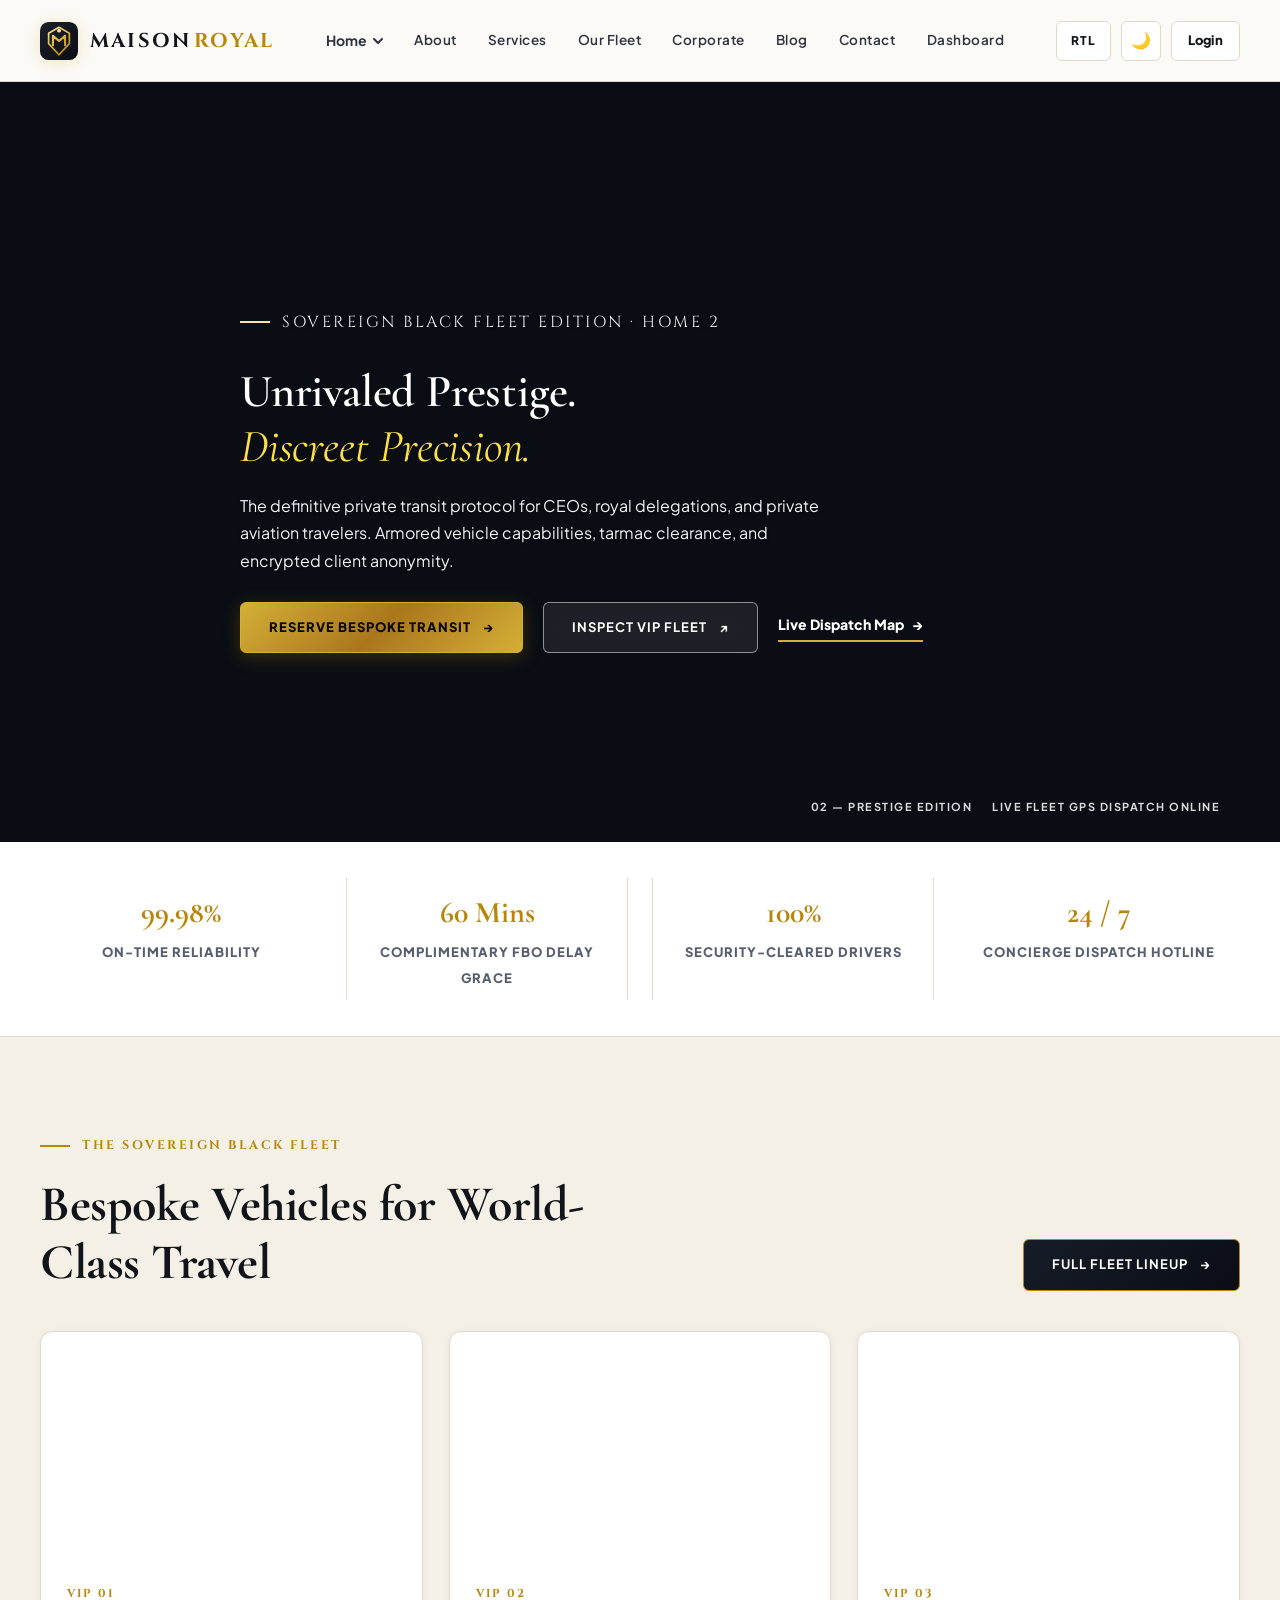
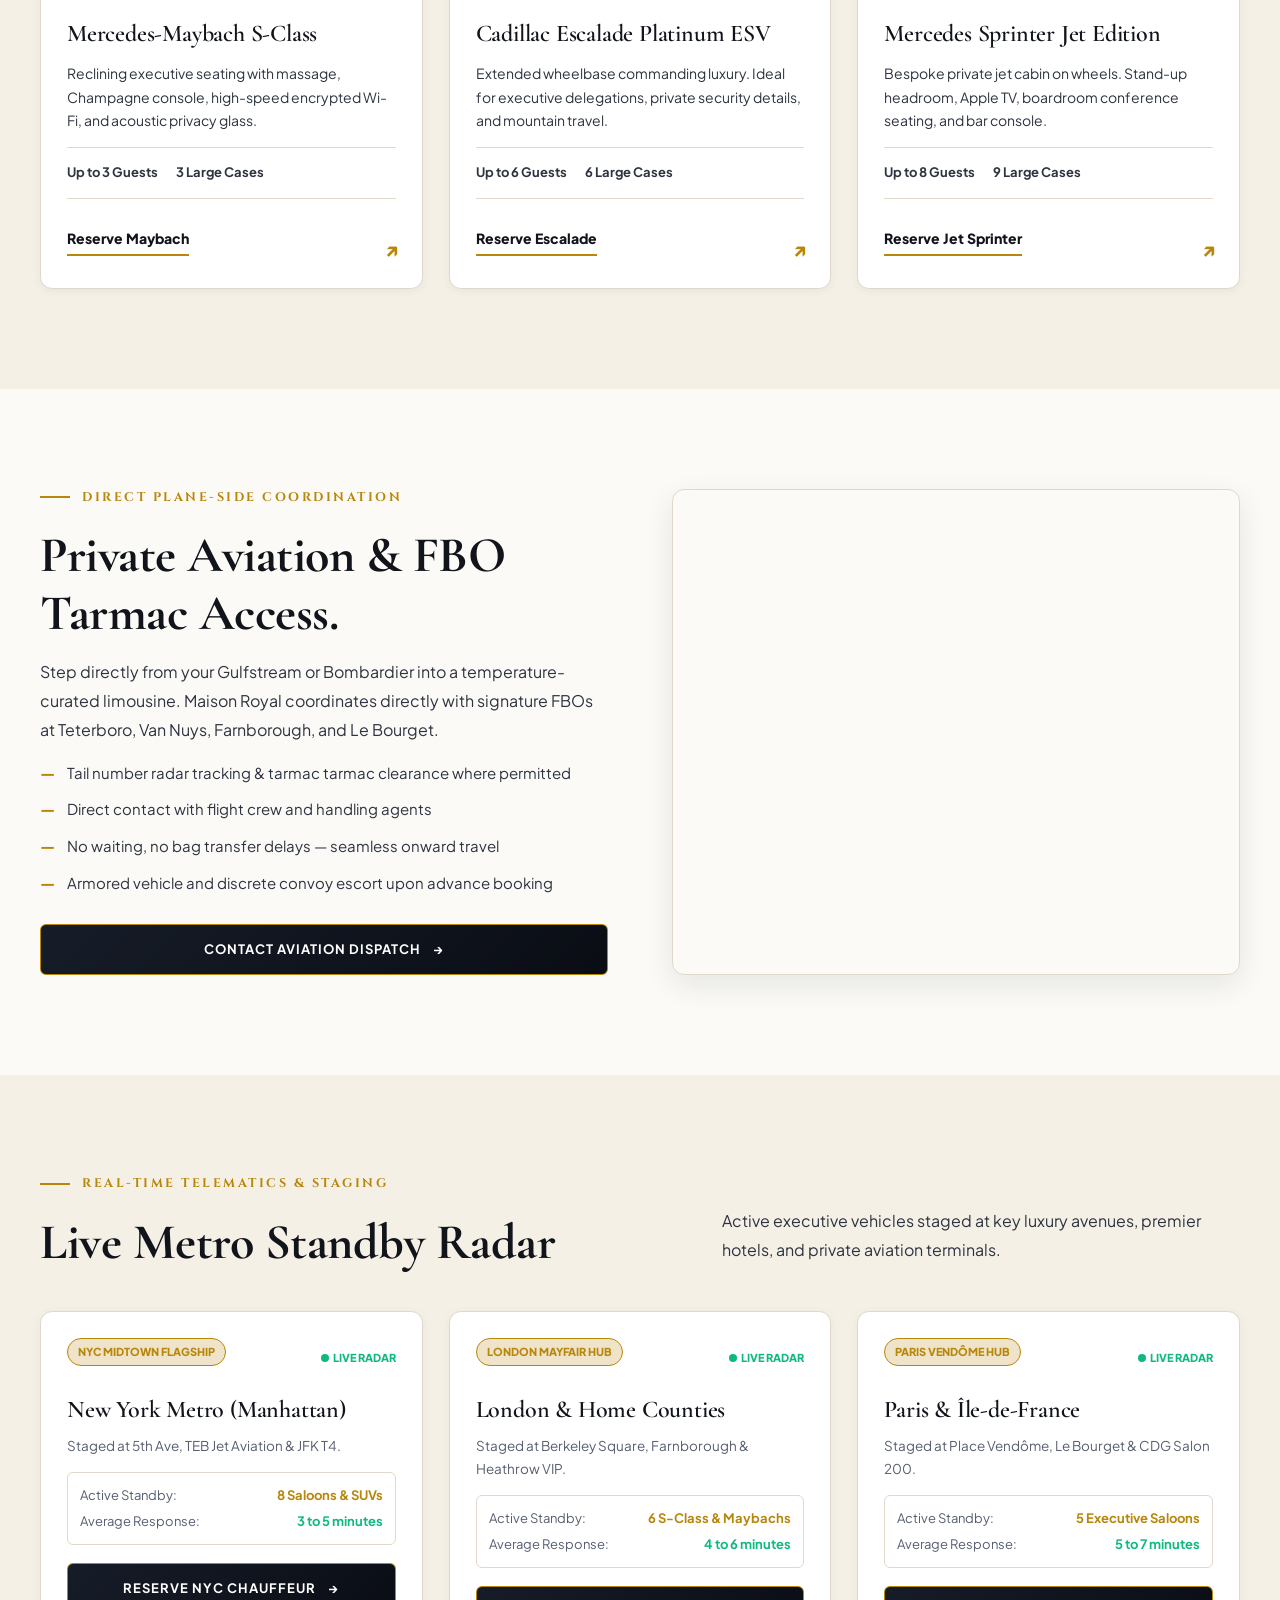
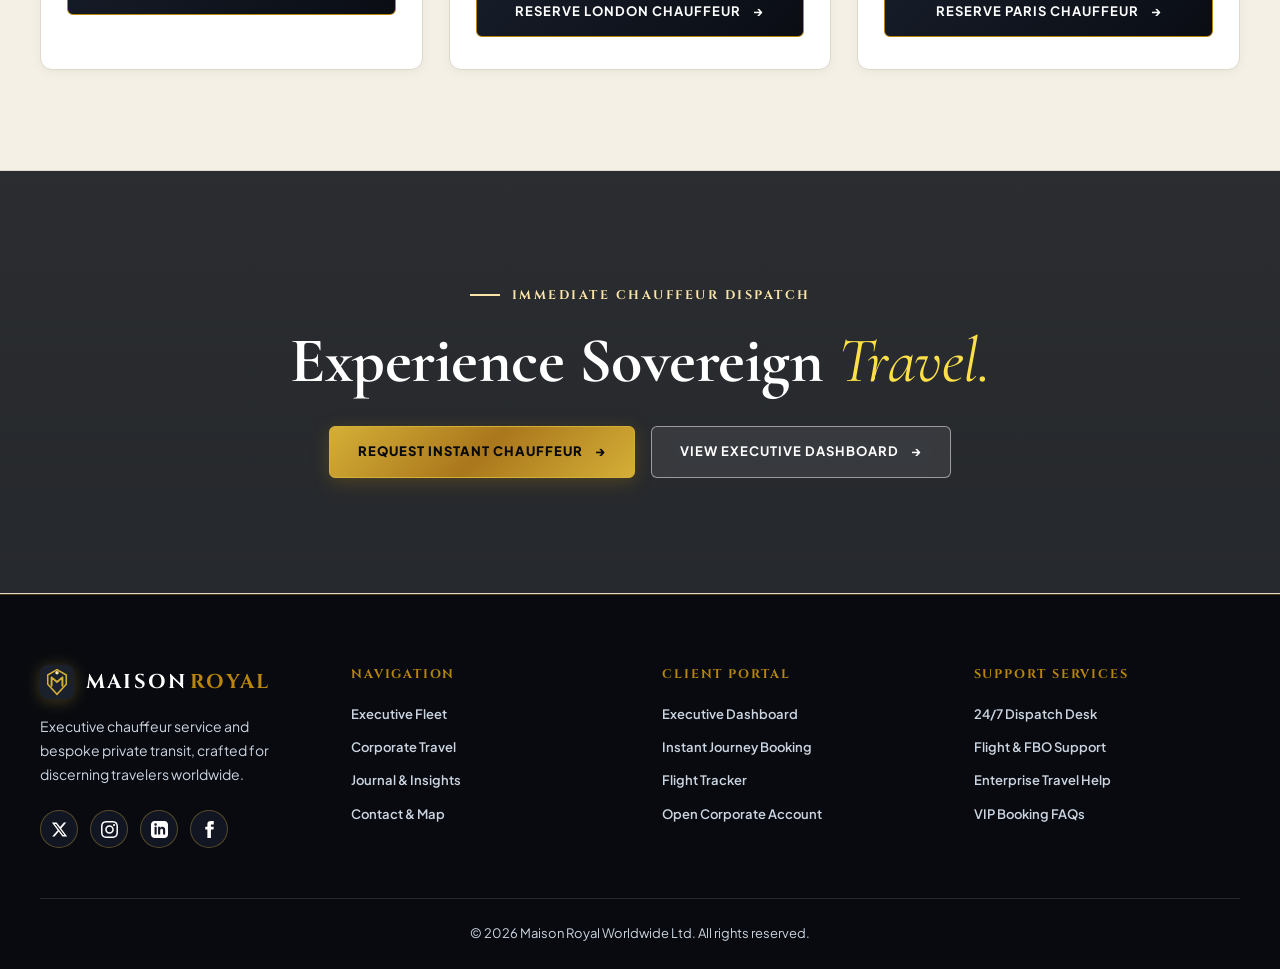
<file: home2.html>
<!doctype html>
<html lang="en">
<head>
  <meta charset="utf-8">
  <meta name="viewport" content="width=device-width, initial-scale=1">
  <meta name="description" content="Maison Royal Prestige — VIP Black Car & Sovereign Chauffeur Service for global executives, private aviation, and luxury galas.">
  <title>Maison Royal | VIP Prestige Black Fleet</title>
  <link rel="icon" type="image/svg+xml" href="favicon.svg">
  <link rel="preconnect" href="https://fonts.googleapis.com">
  <link rel="preconnect" href="https://fonts.gstatic.com" crossorigin>
  <link href="https://fonts.googleapis.com/css2?family=Cinzel:wght@500;600;700;800;900&family=Cormorant+Garamond:ital,wght@0,400;0,500;0,600;0,700;1,400;1,600&family=Plus+Jakarta+Sans:wght@300;400;500;600;700;800&display=swap" rel="stylesheet">
  <link rel="stylesheet" href="styles.css?v=7.0">
  <script src="script.js?v=7.0" defer></script>
  <!-- Critical Mobile Navigation Rules (Prevents Caching & Clipping Issues) -->
  <style>
    @media (max-width: 920px) {
      .nav-actions .rtl-toggle,
      .nav-actions .theme-toggle,
      .nav-actions .nav-login {
        display: none !important;
      }
      .site-header {
        background: var(--bg-surface) !important;
        backdrop-filter: none !important;
        -webkit-backdrop-filter: none !important;
        overflow: visible !important;
      }
      .primary-nav {
        position: fixed !important;
        top: 70px !important;
        left: 0 !important;
        right: 0 !important;
        bottom: 0 !important;
        width: 100vw !important;
        max-width: 100vw !important;
        height: calc(100vh - 70px) !important;
        height: calc(100dvh - 70px) !important;
        max-height: calc(100dvh - 70px) !important;
        z-index: 99999 !important;
      }
      .primary-nav.is-open {
        opacity: 1 !important;
        visibility: visible !important;
        pointer-events: auto !important;
        transform: translateY(0) !important;
      }
      .nav-dropdown {
        width: 100% !important;
      }
      .nav-dropdown-menu {
        position: static !important;
        left: auto !important;
        right: auto !important;
        top: auto !important;
        bottom: auto !important;
        transform: none !important;
        width: 100% !important;
        min-width: 100% !important;
        max-width: 100% !important;
        box-sizing: border-box !important;
      }
      .nav-dropdown.is-active .nav-dropdown-menu,
      .nav-dropdown:hover .nav-dropdown-menu,
      [dir="rtl"] .nav-dropdown.is-active .nav-dropdown-menu {
        transform: none !important;
      }
    }
  </style>
</head>
<body>
  <!-- Centered Luxury Header -->
  <header class="site-header">
    <div class="container nav-wrap">
      <!-- Left: Redesigned Royal Crest Logo -->
      <div class="brand-group">
        <a class="brand" href="index.html" aria-label="Maison Royal Home">
          <svg class="brand-logo-icon" width="38" height="38" viewBox="0 0 44 44" fill="none" xmlns="http://www.w3.org/2000/svg">
            <rect width="44" height="44" rx="10" fill="url(#crestBgGrad2)" />
            <path d="M22 6L34 13V25L22 38L10 25V13L22 6Z" stroke="url(#crestGoldGrad2)" stroke-width="2" fill="none" />
            <path d="M15 27V16L22 22L29 16V27" stroke="url(#crestGoldGrad2)" stroke-width="2.5" stroke-linecap="round" stroke-linejoin="round" />
            <circle cx="22" cy="10" r="2.2" fill="#FCE7A1" />
            <defs>
              <linearGradient id="crestBgGrad2" x1="0" y1="0" x2="44" y2="44" gradientUnits="userSpaceOnUse">
                <stop stop-color="#1A202C" />
                <stop offset="1" stop-color="#0A0D12" />
              </linearGradient>
              <linearGradient id="crestGoldGrad2" x1="10" y1="6" x2="34" y2="38" gradientUnits="userSpaceOnUse">
                <stop stop-color="#FCE7A1" />
                <stop offset="0.5" stop-color="#D4AF37" />
                <stop offset="1" stop-color="#AA771C" />
              </linearGradient>
            </defs>
          </svg>
          <span class="brand-text">MAISON<span class="brand-gold">ROYAL</span></span>
        </a>
      </div>

      <!-- Center: Navigation Links (Centered) -->
      <nav class="primary-nav" id="primary-nav" aria-label="Main navigation">
        <div class="nav-dropdown">
          <button class="nav-dropdown-toggle" type="button" aria-expanded="false" aria-haspopup="true">
            <span>Home</span>
            <svg class="dropdown-chevron" width="10" height="6" viewBox="0 0 10 6" fill="none" stroke="currentColor" stroke-width="2" stroke-linecap="round" stroke-linejoin="round"><path d="M1 1L5 5L9 1"/></svg>
          </button>
          <div class="nav-dropdown-menu">
            <a class="dropdown-item" href="index.html">
              <span class="item-title">Home 1 — Classic Luxury <span>→</span></span>
              <span class="item-desc">Editorial grand chauffeur experience</span>
            </a>
            <a class="dropdown-item is-current" href="home2.html">
              <span class="item-title">Home 2 — VIP Prestige Black <span>✓</span></span>
              <span class="item-desc">High-octane VIP black fleet & instant booking</span>
            </a>
          </div>
        </div>
        <a href="about.html">About</a>
        <a href="services.html">Services</a>
        <a href="fleet.html">Our Fleet</a>
        <a href="corporate.html">Corporate</a>
        <a href="blog.html">Blog</a>
        <a href="contact.html">Contact</a>
        <a href="dashboard.html">Dashboard</a>

        <!-- Mobile Actions: RTL, Theme & Client Login Inside Menu -->
        <div class="mobile-menu-actions">
          <div class="mobile-actions-row">
            <button class="nav-ctrl-btn rtl-toggle" type="button" title="Switch text direction RTL/LTR" aria-label="Toggle text direction RTL/LTR">
              <span class="ctrl-text">RTL</span>
            </button>
            <button class="nav-ctrl-btn theme-toggle" type="button" title="Toggle theme" aria-label="Toggle dark/light theme">
              <span class="theme-icon">🌙</span>
            </button>
          </div>
          <a class="button button-gold mobile-login-btn" href="login.html">
            <span>Login</span>
            <span aria-hidden="true">→</span>
          </a>
        </div>
      </nav>

      <!-- Right: Action Controls (RTL No Emoji, Theme Emoji Alone, Login) -->
      <div class="nav-actions">
        <!-- RTL Button: NO EMOJI, clean text alone -->
        <button class="nav-ctrl-btn rtl-toggle" id="rtl-toggle" type="button" title="Switch text direction RTL/LTR" aria-label="Toggle text direction RTL/LTR">
          <span class="ctrl-text">RTL</span>
        </button>

        <!-- Theme Toggle Button: EMOJI ALONE, no text -->
        <button class="nav-ctrl-btn theme-toggle" id="theme-toggle" type="button" title="Toggle theme" aria-label="Toggle dark/light theme">
          <span class="theme-icon">🌙</span>
        </button>

        <!-- Login Button: NO EMOJI -->
        <a class="nav-action nav-login" href="login.html">Login</a>

        <!-- Mobile Menu Toggle: Fixed position, never jumps left to right -->
        <button class="menu-toggle" type="button" aria-expanded="false" aria-controls="primary-nav" aria-label="Open navigation menu">
          <span></span><span></span><span></span>
        </button>
      </div>
    </div>
  </header>

  <main>
    <!-- VIP Dark Hero with Integrated Booking Card -->
    <section class="hero" style="min-height: 700px;">
      <div class="hero-image" style="background-image: linear-gradient(90deg, rgba(10,14,20,0.95) 0%, rgba(10,14,20,0.75) 48%, rgba(10,14,20,0.35) 100%), url('https://images.unsplash.com/photo-1549399542-7e3f8b79c341?auto=format&fit=crop&w=2000&q=85');"></div>
      <div class="container hero-content" style="max-width: 800px;">
        <p class="eyebrow eyebrow-light"><span class="eyebrow-line"></span> Sovereign Black Fleet Edition · Home 2</p>
        <h1>Unrivaled Prestige.<br><em>Discreet Precision.</em></h1>
        <p class="hero-copy">The definitive private transit protocol for CEOs, royal delegations, and private aviation travelers. Armored vehicle capabilities, tarmac clearance, and encrypted client anonymity.</p>
        
        <div class="hero-actions">
          <a class="button button-gold" href="contact.html#dispatch-form">Reserve Bespoke Transit <span aria-hidden="true">→</span></a>
          <a class="button button-outline-light" href="fleet.html">Inspect VIP Fleet <span aria-hidden="true">↗</span></a>
          <a class="text-link text-link-light" href="contact.html">Live Dispatch Map <span aria-hidden="true">→</span></a>
        </div>
      </div>
      <div class="hero-caption"><span>02 — PRESTIGE EDITION</span><span>LIVE FLEET GPS DISPATCH ONLINE</span></div>
    </section>

    <!-- VIP Credentials Banner -->
    <section style="background: var(--bg-surface); padding: 36px 0; border-bottom: 1.5px solid var(--border-color);">
      <div class="container" style="display: grid; grid-template-columns: repeat(auto-fit, minmax(220px, 1fr)); gap: 24px; text-align: center;">
        <div style="padding: 10px;">
          <strong style="display: block; font-family: var(--font-display); font-size: 30px; color: var(--gold-primary);">99.98%</strong>
          <span style="font-size: 13px; color: var(--text-muted); font-weight: 800; text-transform: uppercase; letter-spacing: 1px;">On-Time Reliability</span>
        </div>
        <div style="padding: 10px; border-inline: 1px solid var(--border-color);">
          <strong style="display: block; font-family: var(--font-display); font-size: 30px; color: var(--gold-primary);">60 Mins</strong>
          <span style="font-size: 13px; color: var(--text-muted); font-weight: 800; text-transform: uppercase; letter-spacing: 1px;">Complimentary FBO Delay Grace</span>
        </div>
        <div style="padding: 10px; border-inline: 1px solid var(--border-color);">
          <strong style="display: block; font-family: var(--font-display); font-size: 30px; color: var(--gold-primary);">100%</strong>
          <span style="font-size: 13px; color: var(--text-muted); font-weight: 800; text-transform: uppercase; letter-spacing: 1px;">Security-Cleared Drivers</span>
        </div>
        <div style="padding: 10px;">
          <strong style="display: block; font-family: var(--font-display); font-size: 30px; color: var(--gold-primary);">24 / 7</strong>
          <span style="font-size: 13px; color: var(--text-muted); font-weight: 800; text-transform: uppercase; letter-spacing: 1px;">Concierge Dispatch Hotline</span>
        </div>
      </div>
    </section>

    <!-- VIP Prestige Fleet Section -->
    <section class="section-pad" style="background: var(--bg-surface-elevated);">
      <div class="container">
        <div class="section-heading">
          <div>
            <p class="eyebrow"><span class="eyebrow-line"></span> The Sovereign Black Fleet</p>
            <h2>Bespoke Vehicles for World-Class Travel</h2>
          </div>
          <a class="button button-dark" href="fleet.html">Full Fleet Lineup <span aria-hidden="true">→</span></a>
        </div>

        <div class="service-grid">
          <div class="service-card">
            <div class="service-card-image" style="background-image: url('https://images.unsplash.com/photo-1617814076367-b759c7d7e738?auto=format&fit=crop&w=900&q=80');"></div>
            <div class="service-card-body">
              <span class="card-number">VIP 01</span>
              <h3>Mercedes-Maybach S-Class</h3>
              <p>Reclining executive seating with massage, Champagne console, high-speed encrypted Wi-Fi, and acoustic privacy glass.</p>
              <div class="vehicle-specs" style="margin-top: 14px;">
                <span>Up to 3 Guests</span>
                <span>3 Large Cases</span>
              </div>
              <a class="text-link" href="contact.html?fleet=maybach#dispatch-form" style="margin-top: 10px;">Reserve Maybach <span class="card-arrow" aria-hidden="true">↗</span></a>
            </div>
          </div>

          <div class="service-card">
            <div class="service-card-image" style="background-image: url('https://images.unsplash.com/photo-1549399542-7e3f8b79c341?auto=format&fit=crop&w=900&q=80');"></div>
            <div class="service-card-body">
              <span class="card-number">VIP 02</span>
              <h3>Cadillac Escalade Platinum ESV</h3>
              <p>Extended wheelbase commanding luxury. Ideal for executive delegations, private security details, and mountain travel.</p>
              <div class="vehicle-specs" style="margin-top: 14px;">
                <span>Up to 6 Guests</span>
                <span>6 Large Cases</span>
              </div>
              <a class="text-link" href="contact.html?fleet=escalade#dispatch-form" style="margin-top: 10px;">Reserve Escalade <span class="card-arrow" aria-hidden="true">↗</span></a>
            </div>
          </div>

          <div class="service-card">
            <div class="service-card-image" style="background-image: url('https://images.unsplash.com/photo-1570125909232-eb263c188f7e?auto=format&fit=crop&w=900&q=80');"></div>
            <div class="service-card-body">
              <span class="card-number">VIP 03</span>
              <h3>Mercedes Sprinter Jet Edition</h3>
              <p>Bespoke private jet cabin on wheels. Stand-up headroom, Apple TV, boardroom conference seating, and bar console.</p>
              <div class="vehicle-specs" style="margin-top: 14px;">
                <span>Up to 8 Guests</span>
                <span>9 Large Cases</span>
              </div>
              <a class="text-link" href="contact.html?fleet=sprinter#dispatch-form" style="margin-top: 10px;">Reserve Jet Sprinter <span class="card-arrow" aria-hidden="true">↗</span></a>
            </div>
          </div>
        </div>
      </div>
    </section>

    <!-- Private Aviation & FBO Tarmac Service -->
    <section class="section-pad">
      <div class="container detail-grid">
        <div class="detail-copy">
          <p class="eyebrow"><span class="eyebrow-line"></span> Direct Plane-Side Coordination</p>
          <h2>Private Aviation & FBO Tarmac Access.</h2>
          <p class="body-copy">Step directly from your Gulfstream or Bombardier into a temperature-curated limousine. Maison Royal coordinates directly with signature FBOs at Teterboro, Van Nuys, Farnborough, and Le Bourget.</p>
          <ul class="feature-list">
            <li>Tail number radar tracking & tarmac tarmac clearance where permitted</li>
            <li>Direct contact with flight crew and handling agents</li>
            <li>No waiting, no bag transfer delays — seamless onward travel</li>
            <li>Armored vehicle and discrete convoy escort upon advance booking</li>
          </ul>
          <a class="button button-dark" href="contact.html">Contact Aviation Dispatch <span aria-hidden="true">→</span></a>
        </div>
        <div class="detail-image" style="background-image: url('https://images.unsplash.com/photo-1540959733332-eab4deabeeaf?auto=format&fit=crop&w=1100&q=85');"></div>
      </div>
    </section>

    <!-- Live Standby Fleet Radar Hubs -->
    <section class="section-pad" style="background: var(--bg-surface-elevated);" id="standby-radar">
      <div class="container">
        <div class="section-heading">
          <div>
            <p class="eyebrow"><span class="eyebrow-line"></span> Real-Time Telematics & Staging</p>
            <h2>Live Metro Standby Radar</h2>
          </div>
          <p class="body-copy">Active executive vehicles staged at key luxury avenues, premier hotels, and private aviation terminals.</p>
        </div>

        <div class="service-grid">
          <!-- Hub 1: NYC -->
          <div class="service-card">
            <div class="service-card-body">
              <div style="display: flex; justify-content: space-between; align-items: center; margin-bottom: 12px;">
                <span class="badge-gold">NYC Midtown Flagship</span>
                <span style="font-size: 11px; font-weight: 800; color: #10b981; display: inline-flex; align-items: center; gap: 4px;">
                  <span style="display: inline-block; width: 8px; height: 8px; background: #10b981; border-radius: 50%;"></span> LIVE RADAR
                </span>
              </div>
              <h3 style="margin-bottom: 6px;">New York Metro (Manhattan)</h3>
              <p style="font-size: 13.5px; color: var(--text-muted); margin-bottom: 14px;">Staged at 5th Ave, TEB Jet Aviation & JFK T4.</p>
              <div style="background: var(--bg-surface); padding: 12px; border-radius: var(--radius-sm); border: 1px solid var(--border-color); margin-bottom: 18px; font-size: 13px;">
                <div style="display: flex; justify-content: space-between; margin-bottom: 4px;">
                  <span style="color: var(--text-muted);">Active Standby:</span>
                  <strong style="color: var(--gold-primary);">8 Saloons & SUVs</strong>
                </div>
                <div style="display: flex; justify-content: space-between;">
                  <span style="color: var(--text-muted);">Average Response:</span>
                  <strong style="color: #10b981;">3 to 5 minutes</strong>
                </div>
              </div>
              <a class="button button-dark" href="contact.html?hub=New+York#dispatch-form" style="width: 100%; text-align: center;">Reserve NYC Chauffeur <span aria-hidden="true">→</span></a>
            </div>
          </div>

          <!-- Hub 2: London -->
          <div class="service-card">
            <div class="service-card-body">
              <div style="display: flex; justify-content: space-between; align-items: center; margin-bottom: 12px;">
                <span class="badge-gold">London Mayfair Hub</span>
                <span style="font-size: 11px; font-weight: 800; color: #10b981; display: inline-flex; align-items: center; gap: 4px;">
                  <span style="display: inline-block; width: 8px; height: 8px; background: #10b981; border-radius: 50%;"></span> LIVE RADAR
                </span>
              </div>
              <h3 style="margin-bottom: 6px;">London & Home Counties</h3>
              <p style="font-size: 13.5px; color: var(--text-muted); margin-bottom: 14px;">Staged at Berkeley Square, Farnborough & Heathrow VIP.</p>
              <div style="background: var(--bg-surface); padding: 12px; border-radius: var(--radius-sm); border: 1px solid var(--border-color); margin-bottom: 18px; font-size: 13px;">
                <div style="display: flex; justify-content: space-between; margin-bottom: 4px;">
                  <span style="color: var(--text-muted);">Active Standby:</span>
                  <strong style="color: var(--gold-primary);">6 S-Class & Maybachs</strong>
                </div>
                <div style="display: flex; justify-content: space-between;">
                  <span style="color: var(--text-muted);">Average Response:</span>
                  <strong style="color: #10b981;">4 to 6 minutes</strong>
                </div>
              </div>
              <a class="button button-dark" href="contact.html?hub=London#dispatch-form" style="width: 100%; text-align: center;">Reserve London Chauffeur <span aria-hidden="true">→</span></a>
            </div>
          </div>

          <!-- Hub 3: Paris -->
          <div class="service-card">
            <div class="service-card-body">
              <div style="display: flex; justify-content: space-between; align-items: center; margin-bottom: 12px;">
                <span class="badge-gold">Paris Vendôme Hub</span>
                <span style="font-size: 11px; font-weight: 800; color: #10b981; display: inline-flex; align-items: center; gap: 4px;">
                  <span style="display: inline-block; width: 8px; height: 8px; background: #10b981; border-radius: 50%;"></span> LIVE RADAR
                </span>
              </div>
              <h3 style="margin-bottom: 6px;">Paris & Île-de-France</h3>
              <p style="font-size: 13.5px; color: var(--text-muted); margin-bottom: 14px;">Staged at Place Vendôme, Le Bourget & CDG Salon 200.</p>
              <div style="background: var(--bg-surface); padding: 12px; border-radius: var(--radius-sm); border: 1px solid var(--border-color); margin-bottom: 18px; font-size: 13px;">
                <div style="display: flex; justify-content: space-between; margin-bottom: 4px;">
                  <span style="color: var(--text-muted);">Active Standby:</span>
                  <strong style="color: var(--gold-primary);">5 Executive Saloons</strong>
                </div>
                <div style="display: flex; justify-content: space-between;">
                  <span style="color: var(--text-muted);">Average Response:</span>
                  <strong style="color: #10b981;">5 to 7 minutes</strong>
                </div>
              </div>
              <a class="button button-dark" href="contact.html?hub=Paris#dispatch-form" style="width: 100%; text-align: center;">Reserve Paris Chauffeur <span aria-hidden="true">→</span></a>
            </div>
          </div>
        </div>
      </div>
    </section>

    <!-- Closing Callout with New Luxury Background Image -->
    <section class="closing-cta closing-cta-prestige section-pad">
      <div class="container closing-cta-inner">
        <p class="eyebrow eyebrow-light"><span class="eyebrow-line"></span> Immediate Chauffeur Dispatch</p>
        <h2>Experience Sovereign <em>Travel.</em></h2>
        <div style="display: flex; gap: 16px; justify-content: center; flex-wrap: wrap;">
          <a class="button button-gold" href="contact.html#dispatch-form">Request Instant Chauffeur <span aria-hidden="true">→</span></a>
          <a class="button button-outline-light" href="dashboard.html">View Executive Dashboard <span aria-hidden="true">→</span></a>
        </div>
      </div>
    </section>
  </main>

  <!-- Luxurious Equally-Aligned Multi-Column Footer -->
  <footer class="site-footer">
    <div class="container footer-main">
      <!-- Column 1: Brand & Socials -->
      <div class="footer-brand-col">
        <a class="brand brand-footer" href="index.html" aria-label="Maison Royal">
          <svg class="brand-logo-icon" width="34" height="34" viewBox="0 0 44 44" fill="none">
            <rect width="44" height="44" rx="10" fill="#1A202C" />
            <path d="M22 6L34 13V25L22 38L10 25V13L22 6Z" stroke="#D4AF37" stroke-width="2" fill="none" />
            <path d="M15 27V16L22 22L29 16V27" stroke="#D4AF37" stroke-width="2.5" stroke-linecap="round" stroke-linejoin="round" />
            <circle cx="22" cy="10" r="2.2" fill="#FCE7A1" />
          </svg>
          <span class="brand-text">MAISON<span class="brand-gold">ROYAL</span></span>
        </a>
        <p class="footer-tagline">Executive chauffeur service and bespoke private transit, crafted for discerning travelers worldwide.</p>
        <!-- Social Media Icons (X, Instagram, LinkedIn, Facebook) -->
        <div class="footer-social-row" aria-label="Social media channels">
          <a class="social-icon-btn" href="https://x.com" target="_blank" rel="noopener noreferrer" title="Follow us on X" aria-label="X (formerly Twitter)">
            <svg viewBox="0 0 24 24"><path d="M18.244 2.25h3.308l-7.227 8.26 8.502 11.24H16.17l-5.214-6.817L4.99 21.75H1.68l7.73-8.835L1.254 2.25H8.08l4.713 6.231zm-1.161 17.52h1.833L7.084 4.126H5.117z"/></svg>
          </a>
          <a class="social-icon-btn" href="https://instagram.com" target="_blank" rel="noopener noreferrer" title="Follow us on Instagram" aria-label="Instagram">
            <svg viewBox="0 0 24 24"><path d="M12 2.163c3.204 0 3.584.012 4.85.07 3.252.148 4.771 1.691 4.919 4.919.058 1.265.069 1.645.069 4.849 0 3.205-.012 3.584-.069 4.849-.149 3.225-1.664 4.771-4.919 4.919-1.266.058-1.644.07-4.85.07-3.204 0-3.584-.012-4.849-.07-3.26-.149-4.771-1.699-4.919-4.92-.058-1.265-.07-1.644-.07-4.849 0-3.204.013-3.583.07-4.849.149-3.227 1.664-4.771 4.919-4.919 1.266-.057 1.645-.069 4.849-.069zm0-2.163c-3.259 0-3.667.014-4.947.072-4.358.2-6.78 2.618-6.98 6.98-.059 1.281-.073 1.689-.073 4.948 0 3.259.014 3.668.072 4.948.2 4.358 2.618 6.78 6.98 6.98 1.281.058 1.689.072 4.948.072 3.259 0 3.668-.014 4.948-.072 4.354-.2 6.782-2.618 6.979-6.98.059-1.28.073-1.689.073-4.948 0-3.259-.014-3.667-.072-4.947-.196-4.354-2.617-6.78-6.979-6.98-1.281-.059-1.69-.073-4.949-.073zm0 5.838c-3.403 0-6.162 2.759-6.162 6.162s2.759 6.163 6.162 6.163 6.162-2.759 6.162-6.163c0-3.403-2.759-6.162-6.162-6.162zm0 10.162c-2.209 0-4-1.79-4-4 0-2.209 1.791-4 4-4s4 1.791 4 4c0 2.21-1.791 4-4 4zm6.406-11.845c-.796 0-1.441.645-1.441 1.44s.645 1.44 1.441 1.44c.795 0 1.439-.645 1.439-1.44s-.644-1.44-1.449-1.44z"/></svg>
          </a>
          <a class="social-icon-btn" href="https://linkedin.com" target="_blank" rel="noopener noreferrer" title="Follow us on LinkedIn" aria-label="LinkedIn">
            <svg viewBox="0 0 24 24"><path d="M19 0h-14c-2.761 0-5 2.239-5 5v14c0 2.761 2.239 5 5 5h14c2.762 0 5-2.239 5-5v-14c0-2.761-2.238-5-5-5zm-11 19h-3v-11h3v11zm-1.5-12.268c-.966 0-1.75-.79-1.75-1.764s.784-1.764 1.75-1.764 1.75.79 1.75 1.764-.783 1.764-1.75 1.764zm13.5 12.268h-3v-5.604c0-3.368-4-3.113-4 0v5.604h-3v-11h3v1.765c1.396-2.586 7-2.777 7 2.476v6.759z"/></svg>
          </a>
          <a class="social-icon-btn" href="https://facebook.com" target="_blank" rel="noopener noreferrer" title="Follow us on Facebook" aria-label="Facebook">
            <svg viewBox="0 0 24 24"><path d="M9 8h-3v4h3v12h5v-12h3.642l.358-4h-4v-1.667c0-.955.192-1.333 1.115-1.333h2.885v-5h-3.808c-3.596 0-5.192 1.583-5.192 4.615v3.385z"/></svg>
          </a>
        </div>
      </div>

      <!-- Column 2: Navigation -->
      <div class="footer-col">
        <h4>Navigation</h4>
        <ul class="footer-nav-list">
          <li><a href="fleet.html">Executive Fleet</a></li>
          <li><a href="corporate.html">Corporate Travel</a></li>
          <li><a href="blog.html">Journal & Insights</a></li>
          <li><a href="contact.html">Contact & Map</a></li>
        </ul>
      </div>

      <!-- Column 3: Client Portal -->
      <div class="footer-col">
        <h4>Client Portal</h4>
        <ul class="footer-nav-list">
          <li><a href="dashboard.html">Executive Dashboard</a></li>
          <li><a href="contact.html#dispatch-form">Instant Journey Booking</a></li>
          <li><a href="services.html#airport">Flight Tracker</a></li>
          <li><a href="corporate.html#get-started">Open Corporate Account</a></li>
        </ul>
      </div>

      <!-- Column 4: Support Services -->
      <div class="footer-col">
        <h4>Support Services</h4>
        <ul class="footer-nav-list">
          <li><a href="contact.html#dispatch-form">24/7 Dispatch Desk</a></li>
          <li><a href="services.html#airport">Flight & FBO Support</a></li>
          <li><a href="corporate.html#tier-calculator">Enterprise Travel Help</a></li>
          <li><a href="contact.html#booking-faq">VIP Booking FAQs</a></li>
        </ul>
      </div>
    </div>

    <!-- Centered Copyright (Privacy policy, terms & fleet dispatch removed!) -->
    <div class="container footer-bottom-bar">
      <p>© <span data-year></span> Maison Royal Worldwide Ltd. All rights reserved.</p>
    </div>
  </footer>
</body>
</html>
</file>
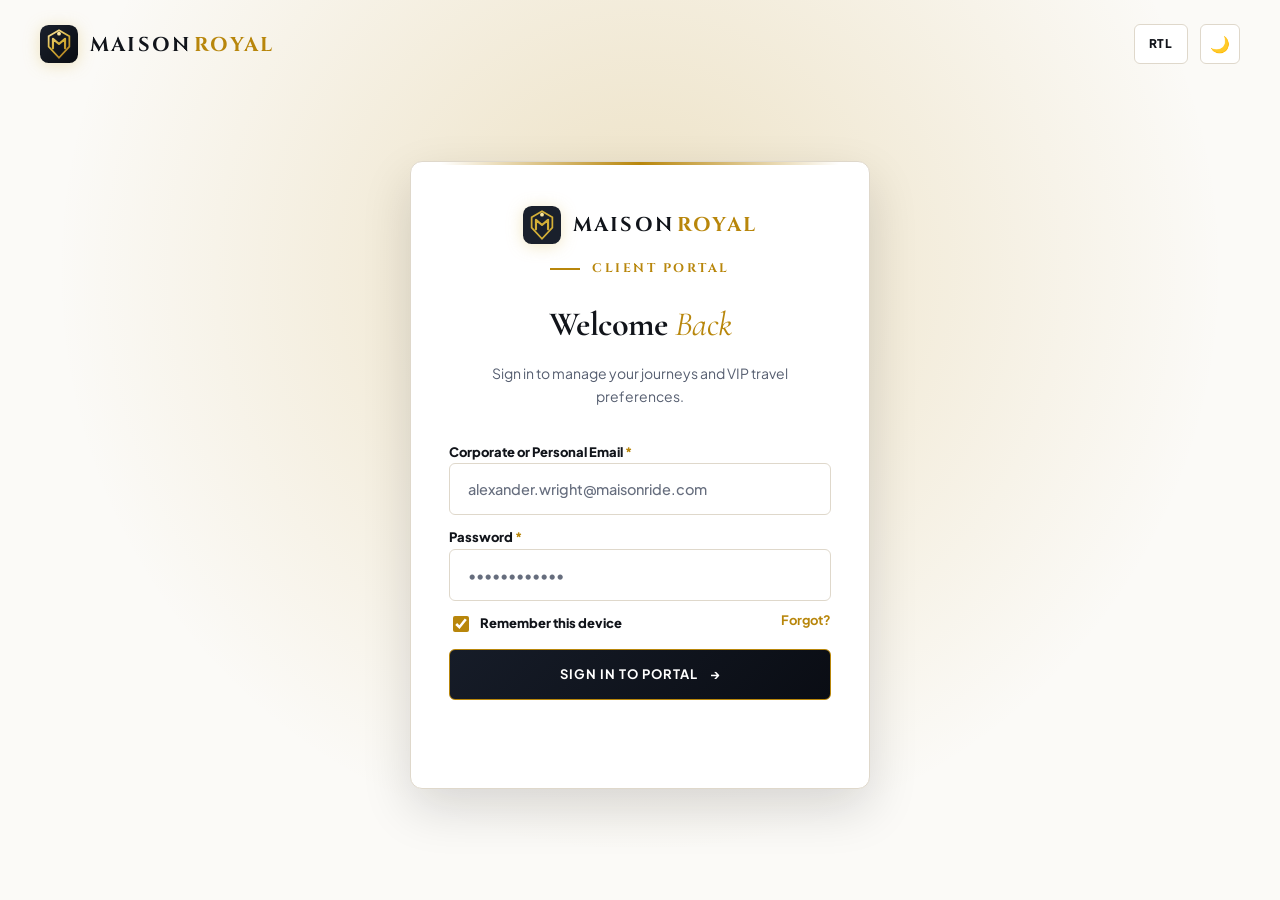
<file: login.html>
<!doctype html>
<html lang="en">

<head>
  <meta charset="utf-8">
  <meta name="viewport" content="width=device-width, initial-scale=1">
  <meta name="description" content="Sign in to your Maison Royal executive client portal.">
  <title>Client Sign In | Maison Royal</title>
  <link rel="icon" type="image/svg+xml" href="favicon.svg">
  <link rel="preconnect" href="https://fonts.googleapis.com">
  <link rel="preconnect" href="https://fonts.gstatic.com" crossorigin>
  <link
    href="https://fonts.googleapis.com/css2?family=Cinzel:wght@500;600;700;800;900&family=Cormorant+Garamond:ital,wght@0,400;0,500;0,600;0,700;1,400;1,600&family=Plus+Jakarta+Sans:wght@300;400;500;600;700;800&display=swap"
    rel="stylesheet">
  <link rel="stylesheet" href="styles.css">
  <script src="script.js" defer></script>
</head>

<body class="portal-page">
  <!-- Minimalist Luxury Login Header: Brand with RTL & Theme Controls Alone -->
  <header class="login-header">
    <div class="container login-header-wrap">
      <a class="brand" href="index.html" aria-label="Maison Royal Home">
        <svg class="brand-logo-icon" width="38" height="38" viewBox="0 0 44 44" fill="none"
          xmlns="http://www.w3.org/2000/svg">
          <rect width="44" height="44" rx="10" fill="url(#crestBgGradLog)" />
          <path d="M22 6L34 13V25L22 38L10 25V13L22 6Z" stroke="url(#crestGoldGradLog)" stroke-width="2"
            fill="none" />
          <path d="M15 27V16L22 22L29 16V27" stroke="url(#crestGoldGradLog)" stroke-width="2.5" stroke-linecap="round"
            stroke-linejoin="round" />
          <circle cx="22" cy="10" r="2.2" fill="#FCE7A1" />
          <defs>
            <linearGradient id="crestBgGradLog" x1="0" y1="0" x2="44" y2="44" gradientUnits="userSpaceOnUse">
              <stop stop-color="#1A202C" />
              <stop offset="1" stop-color="#0A0D12" />
            </linearGradient>
            <linearGradient id="crestGoldGradLog" x1="10" y1="6" x2="34" y2="38" gradientUnits="userSpaceOnUse">
              <stop stop-color="#FCE7A1" />
              <stop offset="0.5" stop-color="#D4AF37" />
              <stop offset="1" stop-color="#AA771C" />
            </linearGradient>
          </defs>
        </svg>
        <span class="brand-text">MAISON<span class="brand-gold">ROYAL</span></span>
      </a>

      <div class="login-header-controls">
        <!-- RTL Button: NO EMOJI, clean text alone -->
        <button class="nav-ctrl-btn rtl-toggle" id="rtl-toggle" type="button" title="Switch text direction RTL/LTR"
          aria-label="Toggle text direction RTL/LTR">
          <span class="ctrl-text">RTL</span>
        </button>

        <!-- Theme Toggle Button: EMOJI ALONE, no text -->
        <button class="nav-ctrl-btn theme-toggle" id="theme-toggle" type="button" title="Toggle theme"
          aria-label="Toggle dark/light theme">
          <span class="theme-icon">🌙</span>
        </button>
      </div>
    </div>
  </header>

  <!-- Login Main: Image Removed, Credentials Card Centered Alone -->
  <main class="login-main">
    <div class="login-panel">
      <div class="login-card">
        <div class="login-card-header">
          <a class="brand login-card-brand" href="index.html" aria-label="Maison Royal">
            <svg class="brand-logo-icon" width="38" height="38" viewBox="0 0 44 44" fill="none">
              <rect width="44" height="44" rx="10" fill="#1A202C" />
              <path d="M22 6L34 13V25L22 38L10 25V13L22 6Z" stroke="#D4AF37" stroke-width="2" fill="none" />
              <path d="M15 27V16L22 22L29 16V27" stroke="#D4AF37" stroke-width="2.5" stroke-linecap="round"
                stroke-linejoin="round" />
              <circle cx="22" cy="10" r="2.2" fill="#FCE7A1" />
            </svg>
            <span class="brand-text">MAISON<span class="brand-gold">ROYAL</span></span>
          </a>
          <p class="eyebrow" style="justify-content: center;"><span class="eyebrow-line"></span> Client Portal</p>
          <h1>Welcome <em>Back</em></h1>
          <p class="login-subtitle">Sign in to manage your journeys and VIP travel preferences.</p>
        </div>

        <form data-login-form novalidate>
          <div class="form-field-group">
            <label for="email">Corporate or Personal Email <span style="color: var(--gold-primary);">*</span></label>
            <input id="email" name="email" type="email" autocomplete="email" data-validate="email" placeholder="alexander.wright@maisonride.com"
              required>
          </div>

          <div class="form-field-group">
            <label for="password">Password <span style="color: var(--gold-primary);">*</span></label>
            <input id="password" name="password" type="password" autocomplete="current-password" data-validate="required"
              placeholder="••••••••••••" required minlength="4">
          </div>

          <div class="login-options">
            <label class="remember-me">
              <input type="checkbox" name="remember" checked>
              <span>Remember this device</span>
            </label>
            <a class="forgot-pass" href="#"
              onclick="alert('Password reset instructions dispatched to your registered email.'); return false;">Forgot?</a>
          </div>

          <button class="button button-dark login-submit" type="submit">
            Sign In to Portal <span aria-hidden="true">→</span>
          </button>
          <p class="form-message" aria-live="polite"></p>



        </form>



      </div>
    </div>
  </main>

</body>

</html>
</file>
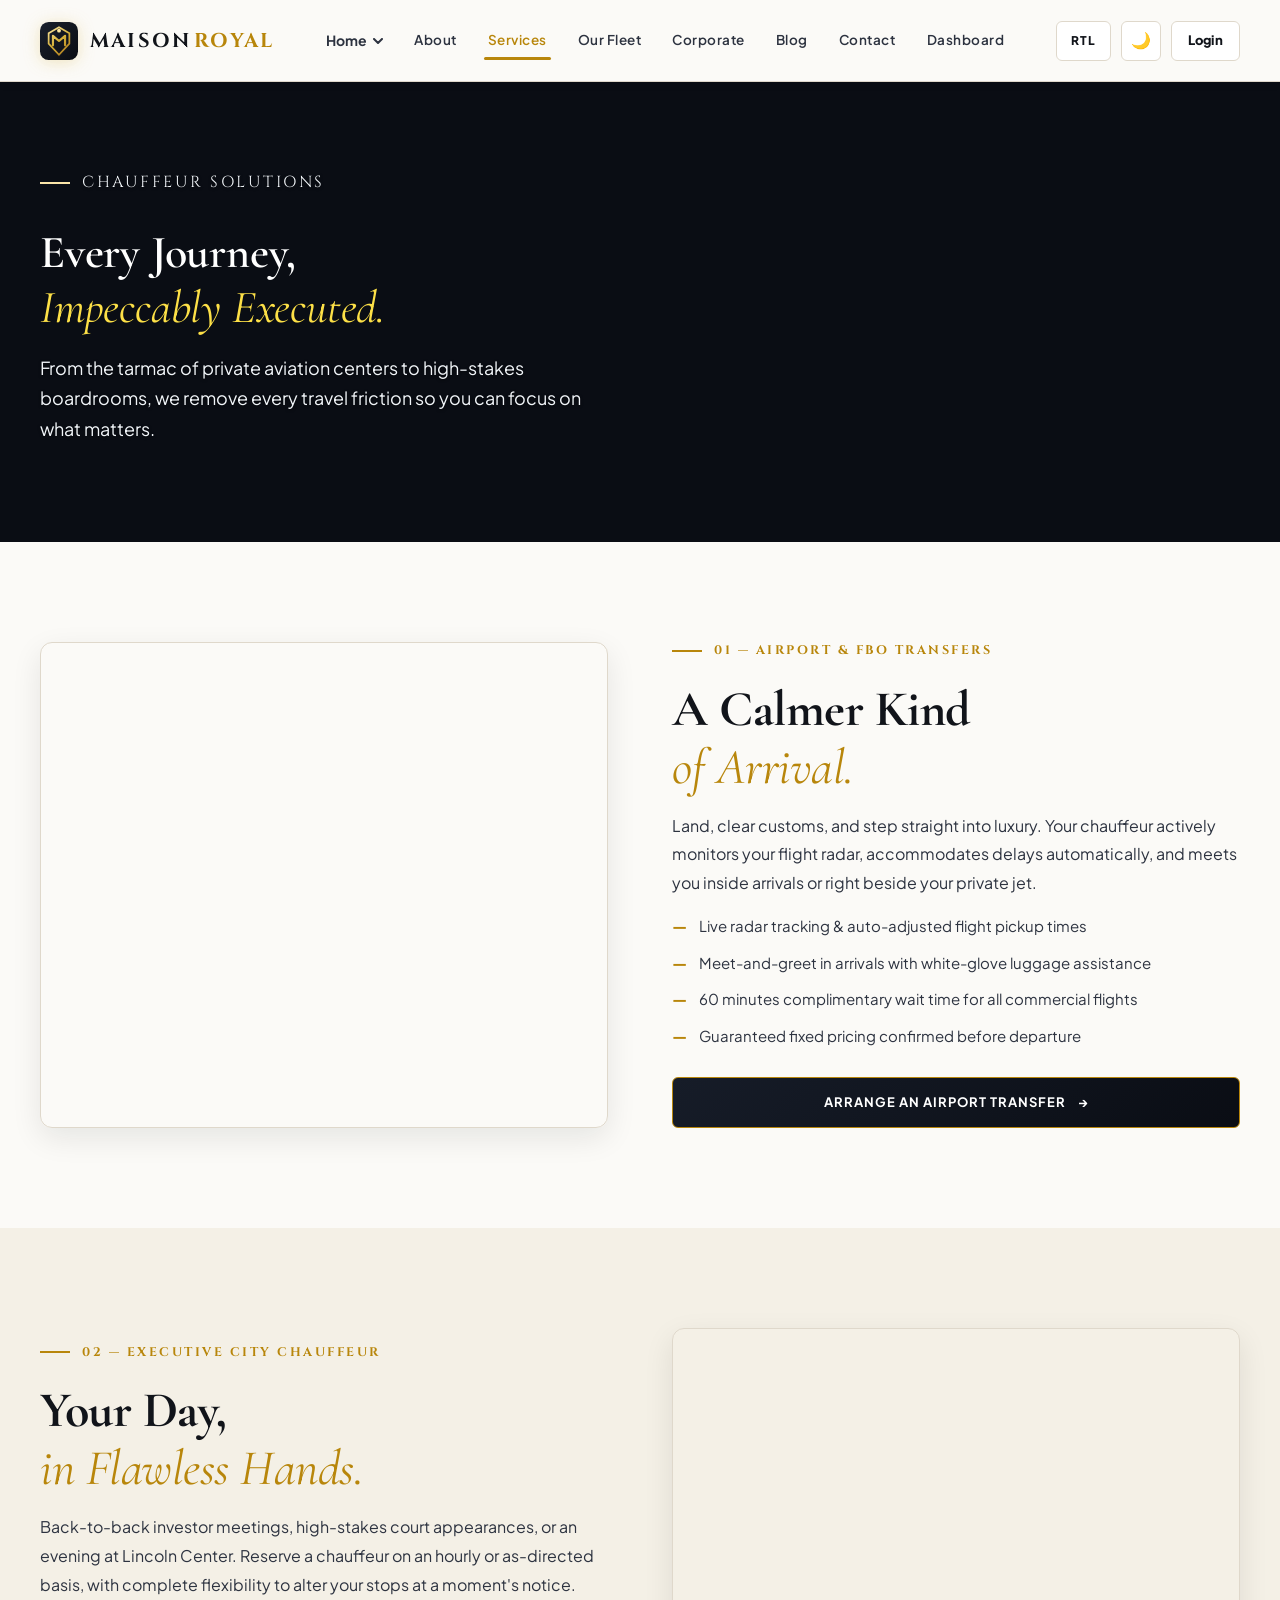
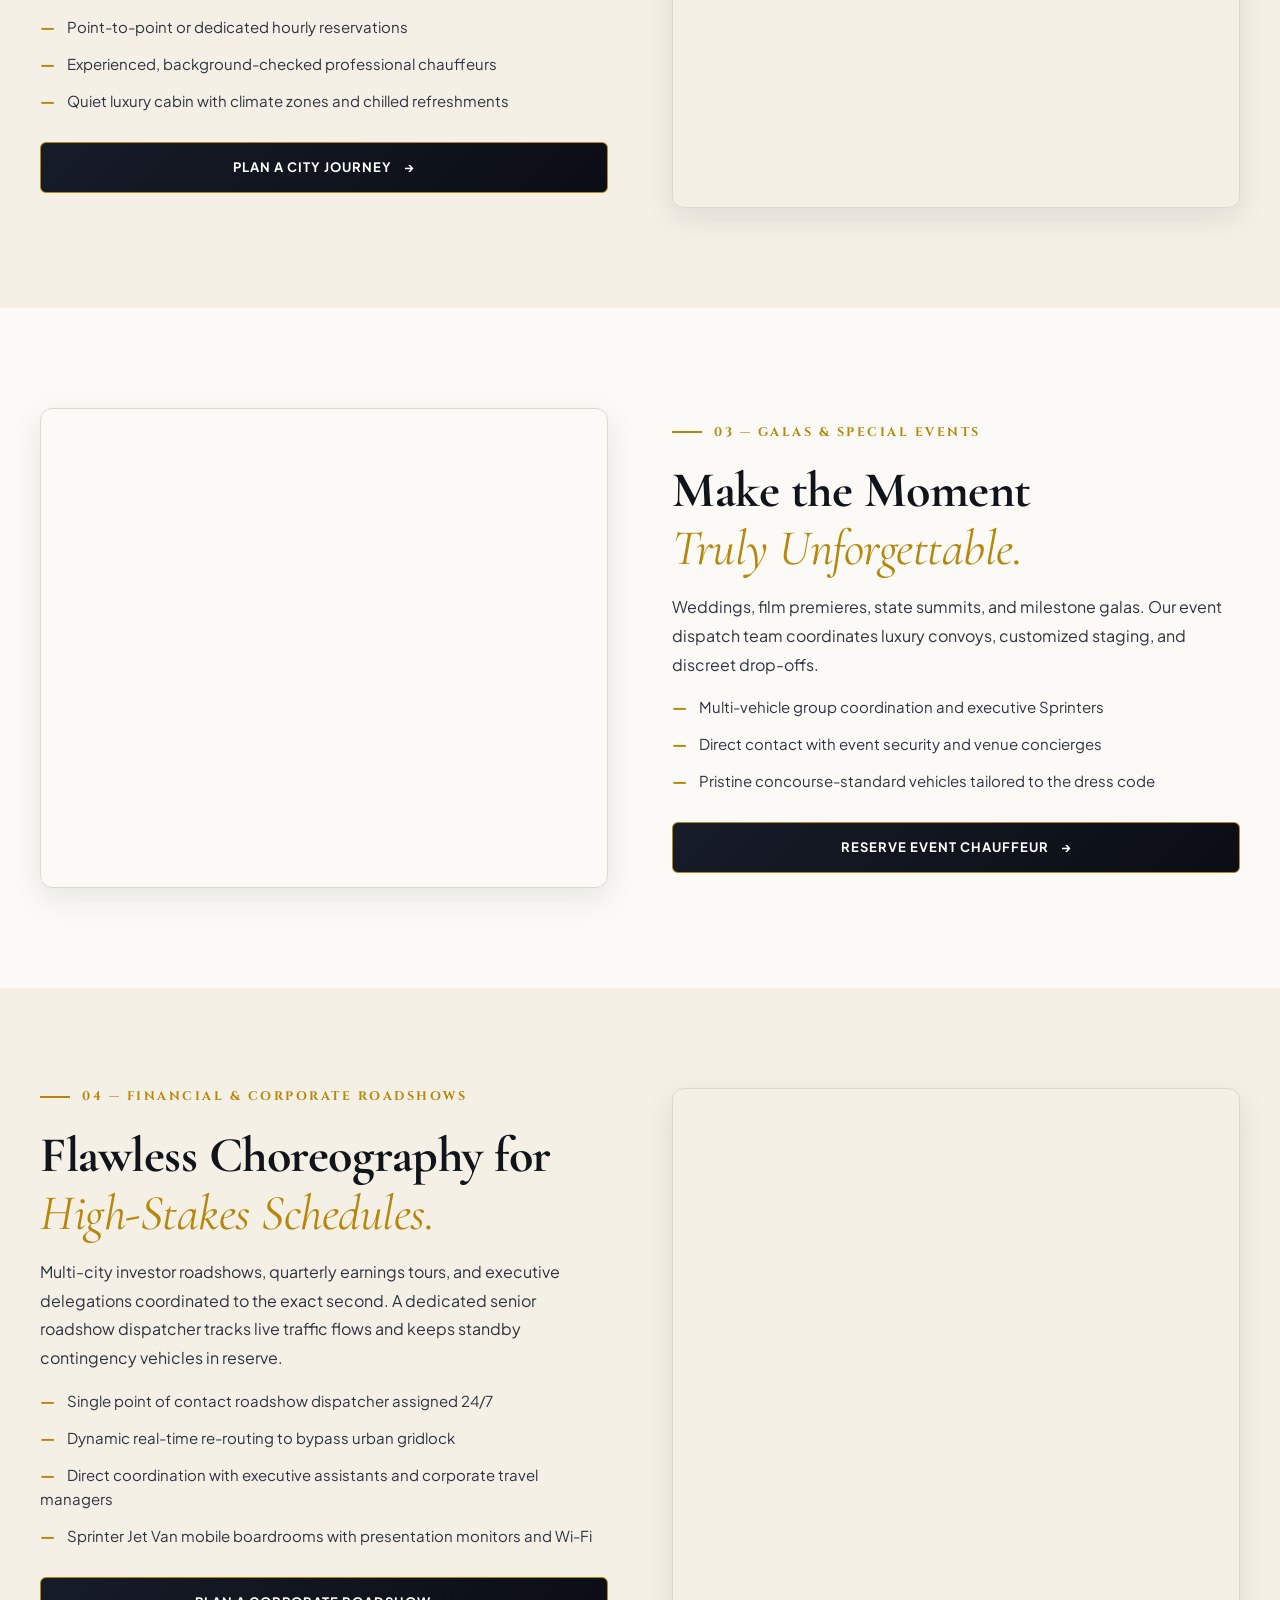
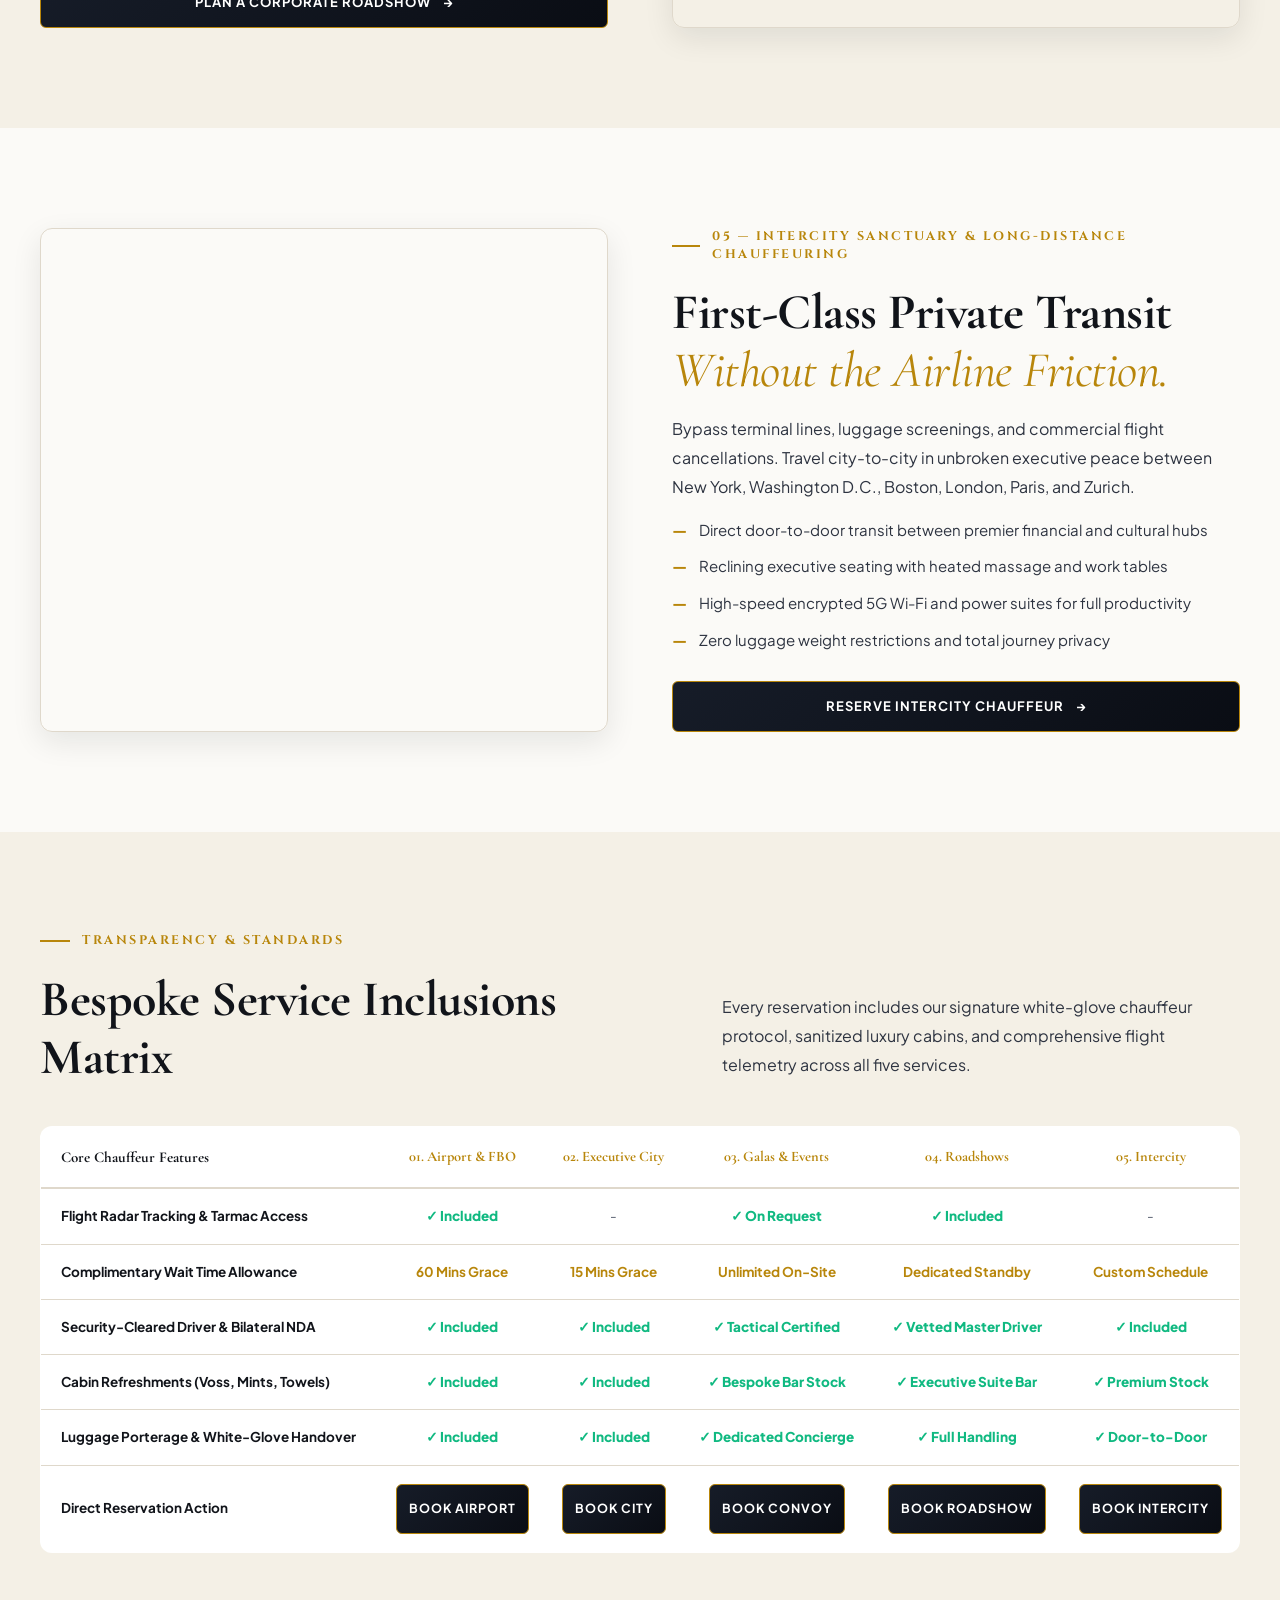
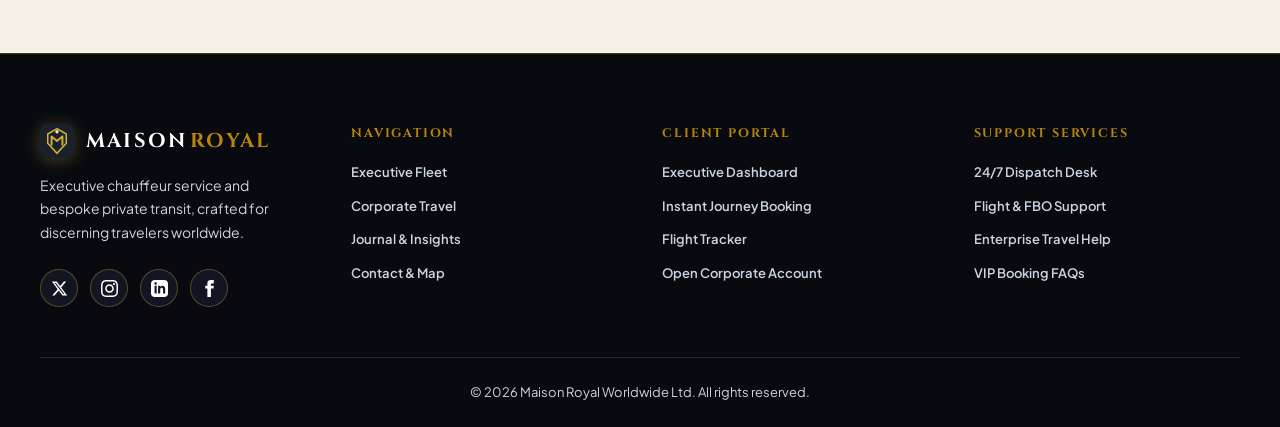
<file: services.html>
<!doctype html>
<html lang="en">
<head>
  <meta charset="utf-8">
  <meta name="viewport" content="width=device-width, initial-scale=1">
  <meta name="description" content="Explore Maison Royal chauffeur services: airport transfers, city journeys, and special occasions.">
  <title>Chauffeur Services | Maison Royal</title>
  <link rel="icon" type="image/svg+xml" href="favicon.svg">
  <link rel="preconnect" href="https://fonts.googleapis.com">
  <link rel="preconnect" href="https://fonts.gstatic.com" crossorigin>
  <link href="https://fonts.googleapis.com/css2?family=Cinzel:wght@500;600;700;800;900&family=Cormorant+Garamond:ital,wght@0,400;0,500;0,600;0,700;1,400;1,600&family=Plus+Jakarta+Sans:wght@300;400;500;600;700;800&display=swap" rel="stylesheet">
  <link rel="stylesheet" href="styles.css?v=7.0">
  <script src="script.js?v=7.0" defer></script>
  <!-- Critical Mobile Navigation Rules (Prevents Caching & Clipping Issues) -->
  <style>
    @media (max-width: 920px) {
      .nav-actions .rtl-toggle,
      .nav-actions .theme-toggle,
      .nav-actions .nav-login {
        display: none !important;
      }
      .site-header {
        background: var(--bg-surface) !important;
        backdrop-filter: none !important;
        -webkit-backdrop-filter: none !important;
        overflow: visible !important;
      }
      .primary-nav {
        position: fixed !important;
        top: 70px !important;
        left: 0 !important;
        right: 0 !important;
        bottom: 0 !important;
        width: 100vw !important;
        max-width: 100vw !important;
        height: calc(100vh - 70px) !important;
        height: calc(100dvh - 70px) !important;
        max-height: calc(100dvh - 70px) !important;
        z-index: 99999 !important;
      }
      .primary-nav.is-open {
        opacity: 1 !important;
        visibility: visible !important;
        pointer-events: auto !important;
        transform: translateY(0) !important;
      }
      .nav-dropdown {
        width: 100% !important;
      }
      .nav-dropdown-menu {
        position: static !important;
        left: auto !important;
        right: auto !important;
        top: auto !important;
        bottom: auto !important;
        transform: none !important;
        width: 100% !important;
        min-width: 100% !important;
        max-width: 100% !important;
        box-sizing: border-box !important;
      }
      .nav-dropdown.is-active .nav-dropdown-menu,
      .nav-dropdown:hover .nav-dropdown-menu,
      [dir="rtl"] .nav-dropdown.is-active .nav-dropdown-menu {
        transform: none !important;
      }
    }
  </style>
</head>
<body>
  <!-- Centered Luxury Header -->
  <header class="site-header">
    <div class="container nav-wrap">
      <!-- Left: Redesigned Royal Crest Logo -->
      <div class="brand-group">
        <a class="brand" href="index.html" aria-label="Maison Royal Home">
          <svg class="brand-logo-icon" width="38" height="38" viewBox="0 0 44 44" fill="none" xmlns="http://www.w3.org/2000/svg">
            <rect width="44" height="44" rx="10" fill="url(#crestBgGrad3)" />
            <path d="M22 6L34 13V25L22 38L10 25V13L22 6Z" stroke="url(#crestGoldGrad3)" stroke-width="2" fill="none" />
            <path d="M15 27V16L22 22L29 16V27" stroke="url(#crestGoldGrad3)" stroke-width="2.5" stroke-linecap="round" stroke-linejoin="round" />
            <circle cx="22" cy="10" r="2.2" fill="#FCE7A1" />
            <defs>
              <linearGradient id="crestBgGrad3" x1="0" y1="0" x2="44" y2="44" gradientUnits="userSpaceOnUse">
                <stop stop-color="#1A202C" />
                <stop offset="1" stop-color="#0A0D12" />
              </linearGradient>
              <linearGradient id="crestGoldGrad3" x1="10" y1="6" x2="34" y2="38" gradientUnits="userSpaceOnUse">
                <stop stop-color="#FCE7A1" />
                <stop offset="0.5" stop-color="#D4AF37" />
                <stop offset="1" stop-color="#AA771C" />
              </linearGradient>
            </defs>
          </svg>
          <span class="brand-text">MAISON<span class="brand-gold">ROYAL</span></span>
        </a>
      </div>

      <!-- Center: Navigation Links (Centered) -->
      <nav class="primary-nav" id="primary-nav" aria-label="Main navigation">
        <div class="nav-dropdown">
          <button class="nav-dropdown-toggle" type="button" aria-expanded="false" aria-haspopup="true">
            <span>Home</span>
            <svg class="dropdown-chevron" width="10" height="6" viewBox="0 0 10 6" fill="none" stroke="currentColor" stroke-width="2" stroke-linecap="round" stroke-linejoin="round"><path d="M1 1L5 5L9 1"/></svg>
          </button>
          <div class="nav-dropdown-menu">
            <a class="dropdown-item" href="index.html">
              <span class="item-title">Home 1 — Classic Luxury <span>→</span></span>
              <span class="item-desc">Editorial grand chauffeur experience</span>
            </a>
            <a class="dropdown-item" href="home2.html">
              <span class="item-title">Home 2 — VIP Prestige Black <span>→</span></span>
              <span class="item-desc">High-octane VIP black fleet & instant booking</span>
            </a>
          </div>
        </div>
        <a href="about.html">About</a>
        <a aria-current="page" href="services.html">Services</a>
        <a href="fleet.html">Our Fleet</a>
        <a href="corporate.html">Corporate</a>
        <a href="blog.html">Blog</a>
        <a href="contact.html">Contact</a>
        <a href="dashboard.html">Dashboard</a>

        <!-- Mobile Actions: RTL, Theme & Client Login Inside Menu -->
        <div class="mobile-menu-actions">
          <div class="mobile-actions-row">
            <button class="nav-ctrl-btn rtl-toggle" type="button" title="Switch text direction RTL/LTR" aria-label="Toggle text direction RTL/LTR">
              <span class="ctrl-text">RTL</span>
            </button>
            <button class="nav-ctrl-btn theme-toggle" type="button" title="Toggle theme" aria-label="Toggle dark/light theme">
              <span class="theme-icon">🌙</span>
            </button>
          </div>
          <a class="button button-gold mobile-login-btn" href="login.html">
            <span>Login</span>
            <span aria-hidden="true">→</span>
          </a>
        </div>
      </nav>

      <!-- Right: Action Controls (RTL No Emoji, Theme Emoji Alone, Login) -->
      <div class="nav-actions">
        <!-- RTL Button: NO EMOJI, clean text alone -->
        <button class="nav-ctrl-btn rtl-toggle" id="rtl-toggle" type="button" title="Switch text direction RTL/LTR" aria-label="Toggle text direction RTL/LTR">
          <span class="ctrl-text">RTL</span>
        </button>

        <!-- Theme Toggle Button: EMOJI ALONE, no text -->
        <button class="nav-ctrl-btn theme-toggle" id="theme-toggle" type="button" title="Toggle theme" aria-label="Toggle dark/light theme">
          <span class="theme-icon">🌙</span>
        </button>

        <!-- Login Button: NO EMOJI -->
        <a class="nav-action nav-login" href="login.html">Login</a>

        <!-- Mobile Menu Toggle: Fixed position, never jumps left to right -->
        <button class="menu-toggle" type="button" aria-expanded="false" aria-controls="primary-nav" aria-label="Open navigation menu">
          <span></span><span></span><span></span>
        </button>
      </div>
    </div>
  </header>

  <main>
    <section class="page-hero page-hero-services">
      <div class="container page-hero-content">
        <p class="eyebrow eyebrow-light"><span class="eyebrow-line"></span> Chauffeur Solutions</p>
        <h1>Every Journey,<br><em>Impeccably Executed.</em></h1>
        <p class="body-copy" style="color: #f1f5f9; font-size: 18px; max-width: 580px;">From the tarmac of private aviation centers to high-stakes boardrooms, we remove every travel friction so you can focus on what matters.</p>
      </div>
    </section>

    <section class="service-detail section-pad" id="airport">
      <div class="container detail-grid">
        <div class="detail-image detail-airport" role="img" aria-label="Traveler arriving at the airport"></div>
        <div class="detail-copy">
          <p class="eyebrow"><span class="eyebrow-line"></span> 01 — Airport & FBO Transfers</p>
          <h2>A Calmer Kind<br><em>of Arrival.</em></h2>
          <p class="body-copy">Land, clear customs, and step straight into luxury. Your chauffeur actively monitors your flight radar, accommodates delays automatically, and meets you inside arrivals or right beside your private jet.</p>
          <ul class="feature-list">
            <li>Live radar tracking & auto-adjusted flight pickup times</li>
            <li>Meet-and-greet in arrivals with white-glove luggage assistance</li>
            <li>60 minutes complimentary wait time for all commercial flights</li>
            <li>Guaranteed fixed pricing confirmed before departure</li>
          </ul>
          <a class="button button-dark" href="contact.html?service=airport#dispatch-form">Arrange an Airport Transfer <span aria-hidden="true">→</span></a>
        </div>
      </div>
    </section>

    <section class="service-detail service-detail-reverse section-pad" id="city">
      <div class="container detail-grid">
        <div class="detail-image detail-city" role="img" aria-label="Modern city avenue at dusk"></div>
        <div class="detail-copy">
          <p class="eyebrow"><span class="eyebrow-line"></span> 02 — Executive City Chauffeur</p>
          <h2>Your Day,<br><em>in Flawless Hands.</em></h2>
          <p class="body-copy">Back-to-back investor meetings, high-stakes court appearances, or an evening at Lincoln Center. Reserve a chauffeur on an hourly or as-directed basis, with complete flexibility to alter your stops at a moment's notice.</p>
          <ul class="feature-list">
            <li>Point-to-point or dedicated hourly reservations</li>
            <li>Experienced, background-checked professional chauffeurs</li>
            <li>Quiet luxury cabin with climate zones and chilled refreshments</li>
          </ul>
          <a class="button button-dark" href="contact.html?service=city#dispatch-form">Plan a City Journey <span aria-hidden="true">→</span></a>
        </div>
      </div>
    </section>

    <section class="service-detail section-pad" id="occasions">
      <div class="container detail-grid">
        <div class="detail-image detail-occasion" role="img" aria-label="Elegant evening event entrance"></div>
        <div class="detail-copy">
          <p class="eyebrow"><span class="eyebrow-line"></span> 03 — Galas & Special Events</p>
          <h2>Make the Moment<br><em>Truly Unforgettable.</em></h2>
          <p class="body-copy">Weddings, film premieres, state summits, and milestone galas. Our event dispatch team coordinates luxury convoys, customized staging, and discreet drop-offs.</p>
          <ul class="feature-list">
            <li>Multi-vehicle group coordination and executive Sprinters</li>
            <li>Direct contact with event security and venue concierges</li>
            <li>Pristine concourse-standard vehicles tailored to the dress code</li>
          </ul>
          <a class="button button-dark" href="contact.html?service=events#dispatch-form">Reserve Event Chauffeur <span aria-hidden="true">→</span></a>
        </div>
      </div>
    </section>

    <!-- 04: Corporate Roadshows -->
    <section class="service-detail service-detail-reverse section-pad" id="roadshows">
      <div class="container detail-grid">
        <div class="detail-image detail-roadshow" role="img" aria-label="Executive financial district roadshow arrival"></div>
        <div class="detail-copy">
          <p class="eyebrow"><span class="eyebrow-line"></span> 04 — Financial & Corporate Roadshows</p>
          <h2>Flawless Choreography for<br><em>High-Stakes Schedules.</em></h2>
          <p class="body-copy">Multi-city investor roadshows, quarterly earnings tours, and executive delegations coordinated to the exact second. A dedicated senior roadshow dispatcher tracks live traffic flows and keeps standby contingency vehicles in reserve.</p>
          <ul class="feature-list">
            <li>Single point of contact roadshow dispatcher assigned 24/7</li>
            <li>Dynamic real-time re-routing to bypass urban gridlock</li>
            <li>Direct coordination with executive assistants and corporate travel managers</li>
            <li>Sprinter Jet Van mobile boardrooms with presentation monitors and Wi-Fi</li>
          </ul>
          <a class="button button-dark" href="contact.html?service=roadshows#dispatch-form">Plan a Corporate Roadshow <span aria-hidden="true">→</span></a>
        </div>
      </div>
    </section>

    <!-- 05: Intercity Sanctuary -->
    <section class="service-detail section-pad" id="intercity">
      <div class="container detail-grid">
        <div class="detail-image detail-intercity" role="img" aria-label="Luxury executive intercity journey"></div>
        <div class="detail-copy">
          <p class="eyebrow"><span class="eyebrow-line"></span> 05 — Intercity Sanctuary & Long-Distance Chauffeuring</p>
          <h2>First-Class Private Transit<br><em>Without the Airline Friction.</em></h2>
          <p class="body-copy">Bypass terminal lines, luggage screenings, and commercial flight cancellations. Travel city-to-city in unbroken executive peace between New York, Washington D.C., Boston, London, Paris, and Zurich.</p>
          <ul class="feature-list">
            <li>Direct door-to-door transit between premier financial and cultural hubs</li>
            <li>Reclining executive seating with heated massage and work tables</li>
            <li>High-speed encrypted 5G Wi-Fi and power suites for full productivity</li>
            <li>Zero luggage weight restrictions and total journey privacy</li>
          </ul>
          <a class="button button-dark" href="contact.html?service=intercity#dispatch-form">Reserve Intercity Chauffeur <span aria-hidden="true">→</span></a>
        </div>
      </div>
    </section>

    <!-- Service Inclusions & Comparison Matrix -->
    <section class="section-pad" style="background: var(--bg-surface-elevated);" id="comparison-matrix">
      <div class="container">
        <div class="section-heading">
          <div>
            <p class="eyebrow"><span class="eyebrow-line"></span> Transparency & Standards</p>
            <h2>Bespoke Service Inclusions Matrix</h2>
          </div>
          <p class="body-copy">Every reservation includes our signature white-glove chauffeur protocol, sanitized luxury cabins, and comprehensive flight telemetry across all five services.</p>
        </div>

        <div style="overflow-x: auto; -webkit-overflow-scrolling: touch;">
          <table style="width: 100%; border-collapse: collapse; background: var(--bg-card); border: 1.5px solid var(--border-color); border-radius: var(--radius-md); overflow: hidden; min-width: 820px;">
            <thead>
              <tr style="background: var(--bg-surface); border-bottom: 2px solid var(--border-color); text-align: left;">
                <th style="padding: 18px 20px; font-family: var(--font-display); font-size: 15px; color: var(--text-primary);">Core Chauffeur Features</th>
                <th style="padding: 18px 16px; font-family: var(--font-display); font-size: 14.5px; color: var(--gold-primary); text-align: center;">01. Airport & FBO</th>
                <th style="padding: 18px 16px; font-family: var(--font-display); font-size: 14.5px; color: var(--gold-primary); text-align: center;">02. Executive City</th>
                <th style="padding: 18px 16px; font-family: var(--font-display); font-size: 14.5px; color: var(--gold-primary); text-align: center;">03. Galas & Events</th>
                <th style="padding: 18px 16px; font-family: var(--font-display); font-size: 14.5px; color: var(--gold-primary); text-align: center;">04. Roadshows</th>
                <th style="padding: 18px 16px; font-family: var(--font-display); font-size: 14.5px; color: var(--gold-primary); text-align: center;">05. Intercity</th>
              </tr>
            </thead>
            <tbody style="font-size: 13.5px; color: var(--text-secondary);">
              <tr style="border-bottom: 1px solid var(--border-color);">
                <td style="padding: 16px 20px; font-weight: 700; color: var(--text-primary);">Flight Radar Tracking & Tarmac Access</td>
                <td style="padding: 16px 16px; text-align: center; color: #10b981; font-weight: 800;">✓ Included</td>
                <td style="padding: 16px 16px; text-align: center; color: var(--text-muted);">-</td>
                <td style="padding: 16px 16px; text-align: center; color: #10b981; font-weight: 800;">✓ On Request</td>
                <td style="padding: 16px 16px; text-align: center; color: #10b981; font-weight: 800;">✓ Included</td>
                <td style="padding: 16px 16px; text-align: center; color: var(--text-muted);">-</td>
              </tr>
              <tr style="border-bottom: 1px solid var(--border-color);">
                <td style="padding: 16px 20px; font-weight: 700; color: var(--text-primary);">Complimentary Wait Time Allowance</td>
                <td style="padding: 16px 16px; text-align: center; font-weight: 700; color: var(--gold-primary);">60 Mins Grace</td>
                <td style="padding: 16px 16px; text-align: center; font-weight: 700; color: var(--gold-primary);">15 Mins Grace</td>
                <td style="padding: 16px 16px; text-align: center; font-weight: 700; color: var(--gold-primary);">Unlimited On-Site</td>
                <td style="padding: 16px 16px; text-align: center; font-weight: 700; color: var(--gold-primary);">Dedicated Standby</td>
                <td style="padding: 16px 16px; text-align: center; font-weight: 700; color: var(--gold-primary);">Custom Schedule</td>
              </tr>
              <tr style="border-bottom: 1px solid var(--border-color);">
                <td style="padding: 16px 20px; font-weight: 700; color: var(--text-primary);">Security-Cleared Driver & Bilateral NDA</td>
                <td style="padding: 16px 16px; text-align: center; color: #10b981; font-weight: 800;">✓ Included</td>
                <td style="padding: 16px 16px; text-align: center; color: #10b981; font-weight: 800;">✓ Included</td>
                <td style="padding: 16px 16px; text-align: center; color: #10b981; font-weight: 800;">✓ Tactical Certified</td>
                <td style="padding: 16px 16px; text-align: center; color: #10b981; font-weight: 800;">✓ Vetted Master Driver</td>
                <td style="padding: 16px 16px; text-align: center; color: #10b981; font-weight: 800;">✓ Included</td>
              </tr>
              <tr style="border-bottom: 1px solid var(--border-color);">
                <td style="padding: 16px 20px; font-weight: 700; color: var(--text-primary);">Cabin Refreshments (Voss, Mints, Towels)</td>
                <td style="padding: 16px 16px; text-align: center; color: #10b981; font-weight: 800;">✓ Included</td>
                <td style="padding: 16px 16px; text-align: center; color: #10b981; font-weight: 800;">✓ Included</td>
                <td style="padding: 16px 16px; text-align: center; color: #10b981; font-weight: 800;">✓ Bespoke Bar Stock</td>
                <td style="padding: 16px 16px; text-align: center; color: #10b981; font-weight: 800;">✓ Executive Suite Bar</td>
                <td style="padding: 16px 16px; text-align: center; color: #10b981; font-weight: 800;">✓ Premium Stock</td>
              </tr>
              <tr style="border-bottom: 1px solid var(--border-color);">
                <td style="padding: 16px 20px; font-weight: 700; color: var(--text-primary);">Luggage Porterage & White-Glove Handover</td>
                <td style="padding: 16px 16px; text-align: center; color: #10b981; font-weight: 800;">✓ Included</td>
                <td style="padding: 16px 16px; text-align: center; color: #10b981; font-weight: 800;">✓ Included</td>
                <td style="padding: 16px 16px; text-align: center; color: #10b981; font-weight: 800;">✓ Dedicated Concierge</td>
                <td style="padding: 16px 16px; text-align: center; color: #10b981; font-weight: 800;">✓ Full Handling</td>
                <td style="padding: 16px 16px; text-align: center; color: #10b981; font-weight: 800;">✓ Door-to-Door</td>
              </tr>
              <tr>
                <td style="padding: 18px 20px; font-weight: 700; color: var(--text-primary);">Direct Reservation Action</td>
                <td style="padding: 18px 16px; text-align: center;">
                  <a class="button button-dark" href="contact.html?service=airport#dispatch-form" style="padding: 7px 12px; font-size: 12.5px;">Book Airport</a>
                </td>
                <td style="padding: 18px 16px; text-align: center;">
                  <a class="button button-dark" href="contact.html?service=city#dispatch-form" style="padding: 7px 12px; font-size: 12.5px;">Book City</a>
                </td>
                <td style="padding: 18px 16px; text-align: center;">
                  <a class="button button-dark" href="contact.html?service=events#dispatch-form" style="padding: 7px 12px; font-size: 12.5px;">Book Convoy</a>
                </td>
                <td style="padding: 18px 16px; text-align: center;">
                  <a class="button button-dark" href="contact.html?service=roadshows#dispatch-form" style="padding: 7px 12px; font-size: 12.5px;">Book Roadshow</a>
                </td>
                <td style="padding: 18px 16px; text-align: center;">
                  <a class="button button-dark" href="contact.html?service=intercity#dispatch-form" style="padding: 7px 12px; font-size: 12.5px;">Book Intercity</a>
                </td>
              </tr>
            </tbody>
          </table>
        </div>
      </div>
    </section>
 
  </main>

  <!-- Luxurious Equally-Aligned Multi-Column Footer -->
  <footer class="site-footer">
    <div class="container footer-main">
      <!-- Column 1: Brand & Socials -->
      <div class="footer-brand-col">
        <a class="brand brand-footer" href="index.html" aria-label="Maison Royal">
          <svg class="brand-logo-icon" width="34" height="34" viewBox="0 0 44 44" fill="none">
            <rect width="44" height="44" rx="10" fill="#1A202C" />
            <path d="M22 6L34 13V25L22 38L10 25V13L22 6Z" stroke="#D4AF37" stroke-width="2" fill="none" />
            <path d="M15 27V16L22 22L29 16V27" stroke="#D4AF37" stroke-width="2.5" stroke-linecap="round" stroke-linejoin="round" />
            <circle cx="22" cy="10" r="2.2" fill="#FCE7A1" />
          </svg>
          <span class="brand-text">MAISON<span class="brand-gold">ROYAL</span></span>
        </a>
        <p class="footer-tagline">Executive chauffeur service and bespoke private transit, crafted for discerning travelers worldwide.</p>
        <!-- Social Media Icons (X, Instagram, LinkedIn, Facebook) -->
        <div class="footer-social-row" aria-label="Social media channels">
          <a class="social-icon-btn" href="https://x.com" target="_blank" rel="noopener noreferrer" title="Follow us on X" aria-label="X (formerly Twitter)">
            <svg viewBox="0 0 24 24"><path d="M18.244 2.25h3.308l-7.227 8.26 8.502 11.24H16.17l-5.214-6.817L4.99 21.75H1.68l7.73-8.835L1.254 2.25H8.08l4.713 6.231zm-1.161 17.52h1.833L7.084 4.126H5.117z"/></svg>
          </a>
          <a class="social-icon-btn" href="https://instagram.com" target="_blank" rel="noopener noreferrer" title="Follow us on Instagram" aria-label="Instagram">
            <svg viewBox="0 0 24 24"><path d="M12 2.163c3.204 0 3.584.012 4.85.07 3.252.148 4.771 1.691 4.919 4.919.058 1.265.069 1.645.069 4.849 0 3.205-.012 3.584-.069 4.849-.149 3.225-1.664 4.771-4.919 4.919-1.266.058-1.644.07-4.85.07-3.204 0-3.584-.012-4.849-.07-3.26-.149-4.771-1.699-4.919-4.92-.058-1.265-.07-1.644-.07-4.849 0-3.204.013-3.583.07-4.849.149-3.227 1.664-4.771 4.919-4.919 1.266-.057 1.645-.069 4.849-.069zm0-2.163c-3.259 0-3.667.014-4.947.072-4.358.2-6.78 2.618-6.98 6.98-.059 1.281-.073 1.689-.073 4.948 0 3.259.014 3.668.072 4.948.2 4.358 2.618 6.78 6.98 6.98 1.281.058 1.689.072 4.948.072 3.259 0 3.668-.014 4.948-.072 4.354-.2 6.782-2.618 6.979-6.98.059-1.28.073-1.689.073-4.948 0-3.259-.014-3.667-.072-4.947-.196-4.354-2.617-6.78-6.979-6.98-1.281-.059-1.69-.073-4.949-.073zm0 5.838c-3.403 0-6.162 2.759-6.162 6.162s2.759 6.163 6.162 6.163 6.162-2.759 6.162-6.163c0-3.403-2.759-6.162-6.162-6.162zm0 10.162c-2.209 0-4-1.79-4-4 0-2.209 1.791-4 4-4s4 1.791 4 4c0 2.21-1.791 4-4 4zm6.406-11.845c-.796 0-1.441.645-1.441 1.44s.645 1.44 1.441 1.44c.795 0 1.439-.645 1.439-1.44s-.644-1.44-1.449-1.44z"/></svg>
          </a>
          <a class="social-icon-btn" href="https://linkedin.com" target="_blank" rel="noopener noreferrer" title="Follow us on LinkedIn" aria-label="LinkedIn">
            <svg viewBox="0 0 24 24"><path d="M19 0h-14c-2.761 0-5 2.239-5 5v14c0 2.761 2.239 5 5 5h14c2.762 0 5-2.239 5-5v-14c0-2.761-2.238-5-5-5zm-11 19h-3v-11h3v11zm-1.5-12.268c-.966 0-1.75-.79-1.75-1.764s.784-1.764 1.75-1.764 1.75.79 1.75 1.764-.783 1.764-1.75 1.764zm13.5 12.268h-3v-5.604c0-3.368-4-3.113-4 0v5.604h-3v-11h3v1.765c1.396-2.586 7-2.777 7 2.476v6.759z"/></svg>
          </a>
          <a class="social-icon-btn" href="https://facebook.com" target="_blank" rel="noopener noreferrer" title="Follow us on Facebook" aria-label="Facebook">
            <svg viewBox="0 0 24 24"><path d="M9 8h-3v4h3v12h5v-12h3.642l.358-4h-4v-1.667c0-.955.192-1.333 1.115-1.333h2.885v-5h-3.808c-3.596 0-5.192 1.583-5.192 4.615v3.385z"/></svg>
          </a>
        </div>
      </div>

      <!-- Column 2: Navigation -->
      <div class="footer-col">
        <h4>Navigation</h4>
        <ul class="footer-nav-list">
          <li><a href="fleet.html">Executive Fleet</a></li>
          <li><a href="corporate.html">Corporate Travel</a></li>
          <li><a href="blog.html">Journal & Insights</a></li>
          <li><a href="contact.html">Contact & Map</a></li>
        </ul>
      </div>

      <!-- Column 3: Client Portal -->
      <div class="footer-col">
        <h4>Client Portal</h4>
        <ul class="footer-nav-list">
          <li><a href="dashboard.html">Executive Dashboard</a></li>
          <li><a href="contact.html#dispatch-form">Instant Journey Booking</a></li>
          <li><a href="services.html#airport">Flight Tracker</a></li>
          <li><a href="corporate.html#get-started">Open Corporate Account</a></li>
        </ul>
      </div>

      <!-- Column 4: Support Services -->
      <div class="footer-col">
        <h4>Support Services</h4>
        <ul class="footer-nav-list">
          <li><a href="contact.html#dispatch-form">24/7 Dispatch Desk</a></li>
          <li><a href="services.html#airport">Flight & FBO Support</a></li>
          <li><a href="corporate.html#tier-calculator">Enterprise Travel Help</a></li>
          <li><a href="contact.html#booking-faq">VIP Booking FAQs</a></li>
        </ul>
      </div>
    </div>

    <!-- Centered Copyright (Privacy policy, terms & fleet dispatch removed!) -->
    <div class="container footer-bottom-bar">
      <p>© <span data-year></span> Maison Royal Worldwide Ltd. All rights reserved.</p>
    </div>
  </footer>
</body>
</html>
</file>
<file: styles.css>
/* ==========================================================================
   MAISON ROYAL — GRAND LUXURY CHAUFFEUR & LIMOUSINE SERVICE
   High-Contrast Typography, Crisp Visibility, Theme Toggle (Emoji Alone),
   RTL Toggle (No Emoji), Fixed Mobile Hamburger, and Working Interactive Map
   ========================================================================== */

@import url('https://fonts.googleapis.com/css2?family=Cinzel:wght@500;600;700;800;900&family=Cormorant+Garamond:ital,wght@0,400;0,500;0,600;0,700;1,400;1,600&family=Plus+Jakarta+Sans:wght@300;400;500;600;700;800&display=swap');

:root {
  /* High-Fashion Regal & Contemporary Typography */
  --font-royal: "Cinzel", Georgia, serif;
  --font-display: "Cormorant Garamond", Georgia, serif;
  --font-sans: "Plus Jakarta Sans", -apple-system, BlinkMacSystemFont, "Segoe UI", Roboto, sans-serif;
  --font-body: var(--font-sans);

  /* LIGHT THEME — Warm Ivory Alabaster, Imperial 24K Gold & Deep Obsidian */
  --bg-page: #fbfaf7;
  --bg-surface: #ffffff;
  --bg-surface-elevated: #f4f0e6;
  --bg-subtle: #eae4d4;
  --bg-header: rgba(251, 250, 247, 0.94);
  --bg-card: #ffffff;
  --bg-footer: #080a0f;
  --bg-footer-subtle: #121622;

  --border-color: #dfd8cb;
  --border-subtle: #ede7dc;
  --border-focus: #b8860b;

  /* Ultra-Crisp, High-Visibility Text (Deep Obsidian Noir, No Washed Out Greys) */
  --text-primary: #11141a;
  --text-secondary: #2d3340;
  --text-muted: #565e70;
  --text-inverse: #ffffff;

  --gold-primary: #b8860b;
  --gold-hover: #996515;
  --gold-light: #fbf5e6;
  --gold-accent: #d4af37;
  --gold-glow: rgba(184, 134, 11, 0.22);
  --gold-gradient: linear-gradient(135deg, #d4af37 0%, #aa771c 50%, #d4af37 100%);
  --gold-gradient-hover: linear-gradient(135deg, #fae4a8 0%, #d4af37 50%, #fae4a8 100%);

  --success: #15803d;
  --success-bg: #dcfce7;
  --danger: #b91c1c;

  --radius-sm: 6px;
  --radius-md: 12px;
  --radius-lg: 18px;
  --radius-pill: 9999px;

  --shadow-sm: 0 2px 10px rgba(14, 17, 24, 0.05);
  --shadow-md: 0 10px 30px rgba(14, 17, 24, 0.09);
  --shadow-lg: 0 20px 50px rgba(14, 17, 24, 0.14);
  --shadow-gold: 0 8px 30px rgba(184, 134, 11, 0.25);

  --transition-fast: 0.18s ease;
  --transition-normal: 0.28s cubic-bezier(0.16, 1, 0.3, 1);
}

/* ==========================================================================
   DARK THEME — Midnight Obsidian Velvet, Brilliant Platinum Silver & Radiant Gold
   ========================================================================== */
[data-theme="dark"] {
  --bg-page: #08090d;
  --bg-surface: #0f121a;
  --bg-surface-elevated: #161b26;
  --bg-subtle: #202636;
  --bg-header: rgba(8, 9, 13, 0.94);
  --bg-card: #0f121a;
  --bg-footer: #040508;
  --bg-footer-subtle: #0a0d14;

  --border-color: rgba(212, 175, 55, 0.28);
  --border-subtle: rgba(255, 255, 255, 0.1);
  --border-focus: #e5c07b;

  /* Brilliant White & Silver for Dark Mode */
  --text-primary: #ffffff;
  --text-secondary: #e2e8f0;
  --text-muted: #94a3b8;
  --text-inverse: #08090d;

  --gold-primary: #e5c07b;
  --gold-hover: #fae4a8;
  --gold-light: #fef08a;
  --gold-subtle-bg: rgba(229, 192, 123, 0.12);
  --gold-accent: #d4af37;
  --gold-glow: rgba(229, 192, 123, 0.35);
  --gold-gradient: linear-gradient(135deg, #fae4a8 0%, #e5c07b 50%, #b8860b 100%);
  --gold-gradient-hover: linear-gradient(135deg, #fff3cf 0%, #fae4a8 50%, #d4af37 100%);

  --success: #4ade80;
  --success-bg: rgba(74, 222, 128, 0.18);
  --danger: #f87171;

  --shadow-sm: 0 2px 12px rgba(0, 0, 0, 0.6);
  --shadow-md: 0 10px 32px rgba(0, 0, 0, 0.75);
  --shadow-lg: 0 20px 55px rgba(0, 0, 0, 0.88);
  --shadow-gold: 0 10px 35px rgba(229, 192, 123, 0.32);
}

/* Base Reset & Crisp Typography */
*, *::before, *::after { box-sizing: border-box; }
html {
  scroll-behavior: smooth;
  scroll-padding-top: 86px;
  color-scheme: light dark;
  overflow-x: hidden;
  max-width: 100vw;
  width: 100%;
}
body {
  margin: 0;
  background-color: var(--bg-page);
  color: var(--text-primary);
  font-family: var(--font-sans);
  font-size: 16px;
  line-height: 1.65;
  -webkit-font-smoothing: antialiased;
  -moz-osx-font-smoothing: grayscale;
  transition: background-color var(--transition-normal), color var(--transition-normal);
  overflow-x: hidden;
  max-width: 100vw;
  width: 100%;
  position: relative;
}

img { display: block; max-width: 100%; height: auto; }
a { color: inherit; text-decoration: none; transition: color var(--transition-fast); }
button, input, select, textarea { font: inherit; color: inherit; }
button { -webkit-tap-highlight-color: transparent; cursor: pointer; }

:focus-visible {
  outline: 2.5px solid var(--gold-accent);
  outline-offset: 3px;
}

.container {
  width: min(1200px, calc(100% - 48px));
  margin-inline: auto;
}

/* ==========================================================================
   SITE HEADER — CENTERED NAVIGATION & RIGHT ACTION CONTROLS (STICKY & LOCKED)
   ========================================================================== */
.site-header {
  position: sticky;
  top: 0;
  left: 0;
  right: 0;
  width: 100%;
  max-width: 100vw;
  z-index: 1000;
  height: 82px;
  background: var(--bg-header);
  border-bottom: 1.5px solid var(--border-color);
  box-shadow: var(--shadow-sm);
  backdrop-filter: blur(18px);
  -webkit-backdrop-filter: blur(18px);
  transition: background-color var(--transition-normal), border-color var(--transition-normal);
}

.nav-wrap {
  height: 100%;
  display: flex;
  align-items: center;
  justify-content: space-between;
  gap: 20px;
}

/* Redesigned Royal Crest Logo */
.brand-group {
  display: flex;
  align-items: center;
  flex: 0 0 auto;
}
.brand {
  display: inline-flex;
  align-items: center;
  gap: 12px;
  white-space: nowrap;
}
.brand-logo-icon {
  flex-shrink: 0;
  filter: drop-shadow(0 2px 8px rgba(212, 175, 55, 0.3));
  transition: transform var(--transition-fast);
}
.brand:hover .brand-logo-icon {
  transform: scale(1.05);
}
.brand-text {
  font-family: var(--font-royal);
  font-size: 20px;
  font-weight: 700;
  letter-spacing: 2.2px;
  color: var(--text-primary);
}
.brand-gold {
  color: var(--gold-primary);
  margin-left: 3px;
}

/* Center: Primary Navigation Links (Centered) */
.primary-nav {
  display: flex;
  align-items: center;
  justify-content: center;
  gap: clamp(12px, 1.8vw, 24px);
  flex: 1 1 auto;
  font-family: var(--font-sans);
  font-size: 13.5px;
  font-weight: 600;
  letter-spacing: 0.5px;
}
.primary-nav > a {
  position: relative;
  padding: 8px 4px;
  color: var(--text-secondary);
  transition: color var(--transition-fast);
}
.primary-nav > a:hover,
.primary-nav > a[aria-current="page"] {
  color: var(--gold-primary);
}
.primary-nav > a::after {
  content: "";
  position: absolute;
  bottom: 0;
  left: 50%;
  width: 0;
  height: 2.5px;
  background: var(--gold-primary);
  transition: width var(--transition-normal), left var(--transition-normal);
  border-radius: var(--radius-pill);
}
.primary-nav > a:hover::after,
.primary-nav > a[aria-current="page"]::after {
  width: 100%;
  left: 0;
}

/* Home Dropdown Menu */
.nav-dropdown {
  position: relative;
  display: inline-flex;
  align-items: center;
}
.nav-dropdown-toggle {
  display: inline-flex;
  align-items: center;
  gap: 6px;
  padding: 8px 4px;
  border: 0;
  background: transparent;
  color: var(--text-secondary);
  font-size: 14px;
  font-weight: 700;
  cursor: pointer;
  transition: color var(--transition-fast);
}
.nav-dropdown-toggle:hover,
.nav-dropdown.is-active .nav-dropdown-toggle {
  color: var(--gold-primary);
}
.dropdown-chevron {
  width: 10px;
  height: 6px;
  transition: transform var(--transition-normal);
  stroke: currentColor;
}
.nav-dropdown:hover .dropdown-chevron,
.nav-dropdown.is-active .dropdown-chevron {
  transform: rotate(180deg);
}

.nav-dropdown-menu {
  position: absolute;
  top: calc(100% + 14px);
  left: 50%;
  transform: translateX(-50%) translateY(8px);
  min-width: 290px;
  padding: 10px;
  background: var(--bg-surface);
  border: 1.5px solid var(--border-color);
  border-radius: var(--radius-md);
  box-shadow: var(--shadow-lg);
  opacity: 0;
  visibility: hidden;
  pointer-events: none;
  transition: opacity var(--transition-normal), transform var(--transition-normal), visibility var(--transition-normal);
  z-index: 200;
}
.nav-dropdown:hover .nav-dropdown-menu,
.nav-dropdown:focus-within .nav-dropdown-menu,
.nav-dropdown.is-active .nav-dropdown-menu {
  opacity: 1;
  visibility: visible;
  pointer-events: auto;
  transform: translateX(-50%) translateY(0);
}
.dropdown-item {
  display: flex;
  flex-direction: column;
  gap: 4px;
  padding: 12px 16px;
  border-radius: var(--radius-sm);
  transition: background-color var(--transition-fast);
}
.dropdown-item:hover {
  background-color: var(--bg-surface-elevated);
}
.dropdown-item .item-title {
  font-size: 14px;
  font-weight: 800;
  color: var(--text-primary);
  display: flex;
  align-items: center;
  justify-content: space-between;
}
.dropdown-item .item-desc {
  font-size: 12px;
  color: var(--text-muted);
  line-height: 1.4;
}
.dropdown-item.is-current {
  background-color: var(--bg-surface-elevated);
  border-inline-start: 3px solid var(--gold-primary);
}
.dropdown-item.is-current .item-title {
  color: var(--gold-primary);
}

/* Right: Action Controls */
.nav-actions {
  display: flex;
  align-items: center;
  gap: 10px;
  flex: 0 0 auto;
}

/* RTL Button: NO EMOJI, clean text alone */
.nav-ctrl-btn.rtl-toggle {
  height: 40px;
  padding: 0 14px;
  border: 1.5px solid var(--border-color);
  border-radius: var(--radius-sm);
  background: var(--bg-surface);
  color: var(--text-primary);
  font-size: 12px;
  font-weight: 800;
  letter-spacing: 0.8px;
  display: inline-flex;
  align-items: center;
  justify-content: center;
  transition: all var(--transition-fast);
}
.nav-ctrl-btn.rtl-toggle:hover {
  border-color: var(--gold-primary);
  color: var(--gold-primary);
  background: var(--bg-surface-elevated);
  transform: translateY(-1px);
}
.nav-ctrl-btn.rtl-toggle.is-active {
  background: var(--gold-primary);
  color: #0a0d14;
  border-color: var(--gold-primary);
}

/* Theme Toggle Button: EMOJI ALONE, NO TEXT */
.nav-ctrl-btn.theme-toggle {
  width: 40px;
  height: 40px;
  padding: 0;
  border: 1.5px solid var(--border-color);
  border-radius: var(--radius-sm);
  background: var(--bg-surface);
  color: var(--text-primary);
  font-size: 16px;
  display: inline-flex;
  align-items: center;
  justify-content: center;
  transition: all var(--transition-fast);
}
.nav-ctrl-btn.theme-toggle:hover {
  border-color: var(--gold-primary);
  background: var(--bg-surface-elevated);
  transform: translateY(-1px);
}

/* Login & Dashboard Action Buttons */
.nav-action {
  height: 40px;
  padding: 0 16px;
  display: inline-flex;
  align-items: center;
  justify-content: center;
  gap: 8px;
  border-radius: var(--radius-sm);
  font-size: 13px;
  font-weight: 800;
  letter-spacing: 0.3px;
  white-space: nowrap;
  transition: all var(--transition-fast);
}
.nav-action:hover {
  transform: translateY(-1px);
}
.nav-login {
  border: 1.5px solid var(--border-color);
  background: var(--bg-surface);
  color: var(--text-primary);
}
.nav-login:hover {
  border-color: var(--gold-primary);
  color: var(--gold-primary);
  background: var(--bg-surface-elevated);
}
.nav-dashboard {
  border: 1.5px solid var(--gold-primary);
  background: linear-gradient(135deg, #b8860b 0%, #996515 100%);
  color: #0a0d14;
  font-weight: 900;
  box-shadow: var(--shadow-gold);
}
[data-theme="dark"] .nav-dashboard {
  background: linear-gradient(135deg, #e5c07b 0%, #d4af37 100%);
  color: #0a0d14;
}
.nav-dashboard:hover {
  filter: brightness(1.1);
}
.action-arrow {
  font-size: 14px;
}

body.menu-open {
  overflow: hidden !important;
}

.mobile-menu-actions {
  display: none;
}

/* ==========================================================================
   MOBILE HAMBURGER BUTTON — SECURELY ANCHORED, NEVER MOVES LEFT TO RIGHT
   ========================================================================== */
.menu-toggle {
  display: none;
  width: 42px;
  height: 42px;
  padding: 0;
  border: 1.5px solid var(--border-color);
  border-radius: var(--radius-sm);
  background: var(--bg-surface);
  flex-direction: column;
  align-items: center;
  justify-content: center;
  gap: 5px;
  cursor: pointer;
  flex-shrink: 0;
}
.menu-toggle span {
  width: 20px;
  height: 2px;
  background-color: var(--text-primary);
  transition: all var(--transition-fast);
}
.menu-toggle[aria-expanded="true"] span:nth-child(1) {
  transform: translateY(7px) rotate(45deg);
}
.menu-toggle[aria-expanded="true"] span:nth-child(2) {
  opacity: 0;
}
.menu-toggle[aria-expanded="true"] span:nth-child(3) {
  transform: translateY(-7px) rotate(-45deg);
}

/* ==========================================================================
   RTL (RIGHT-TO-LEFT) MODE — PRESERVES FIXED HAMBURGER POSITION
   ========================================================================== */
[dir="rtl"] {
  direction: rtl;
  text-align: right;
}
[dir="rtl"] .nav-dropdown-menu {
  left: auto;
  right: 50%;
  transform: translateX(50%) translateY(8px);
}
[dir="rtl"] .nav-dropdown:hover .nav-dropdown-menu,
[dir="rtl"] .nav-dropdown.is-active .nav-dropdown-menu {
  transform: translateX(50%) translateY(0);
}
[dir="rtl"] .action-arrow,
[dir="rtl"] .card-arrow,
[dir="rtl"] .button span {
  transform: scaleX(-1);
}
[dir="rtl"] .eyebrow-line {
  margin-right: 0;
  margin-left: 12px;
}
[dir="rtl"] .feature-list li::before {
  margin-right: 0;
  margin-left: 10px;
}
[dir="rtl"] .hero-caption {
  right: auto;
  left: max(32px, calc((100vw - 1160px) / 2));
}

/* Crucial: Hamburger button stays anchored on the right side on mobile, even in RTL */
@media (max-width: 920px) {
  [dir="rtl"] .nav-wrap {
    direction: ltr; /* Keeps header flex layout steady so brand stays left & buttons stay right */
  }
  [dir="rtl"] .brand {
    direction: rtl;
  }
  [dir="rtl"] .primary-nav {
    direction: rtl;
  }
}

/* ==========================================================================
   HERO & GLOBAL TYPOGRAPHY (CRISP & BOLD)
   ========================================================================== */
.hero {
  min-height: 660px;
  height: min(760px, calc(100vh - 82px));
  position: relative;
  display: flex;
  align-items: center;
  overflow: hidden;
  color: #ffffff;
  background: #0a0d14;
}
.hero-image {
  position: absolute;
  inset: 0;
  background: linear-gradient(90deg, rgba(10, 13, 20, 0.94) 0%, rgba(10, 13, 20, 0.72) 48%, rgba(10, 13, 20, 0.35) 100%),
              url("https://images.unsplash.com/photo-1764089859662-7b4773dff85b?auto=format&fit=crop&w=2000&q=85") center 58%/cover;
}
.hero-content {
  position: relative;
  padding-top: 20px;
  max-width: 720px;
}
.eyebrow {
  display: flex;
  align-items: center;
  gap: 12px;
  margin: 0 0 20px;
  color: var(--gold-primary);
  font-family: var(--font-royal);
  font-size: 12.5px;
  line-height: 1.4;
  font-weight: 700;
  letter-spacing: 2.5px;
  text-transform: uppercase;
}
.eyebrow-line {
  width: 30px;
  height: 2px;
  display: inline-block;
  background: var(--gold-primary);
}
.eyebrow-light {
  color: #fae4a8 !important;
}
.eyebrow-light .eyebrow-line {
  background: #fae4a8 !important;
}

.hero h1, .page-hero h1 {
  margin: 0;
  font-family: var(--font-display);
  font-size: clamp(30px, 3.8vw, 46px);
  font-weight: 600;
  line-height: 1.2;
  letter-spacing: -0.2px;
  color: #ffffff !important;
}
h1 em, h2 em, h3 em {
  font-family: var(--font-display);
  font-style: italic;
  font-weight: 400;
  color: var(--gold-primary);
}
.hero h1 em, .page-hero h1 em {
  font-family: var(--font-display);
  font-style: italic;
  font-weight: 400;
  color: #fde047 !important; /* Brilliant vibrant 24K gold on dark hero imagery */
}
.hero-copy, .hero p, .page-hero p, .hero-lead {
  max-width: 600px;
  margin: 18px 0 28px;
  color: #f1f5f9 !important;
  font-size: 16px;
  line-height: 1.7;
  font-weight: 400;
  text-shadow: 0 1px 3px rgba(0, 0, 0, 0.6);
}
.hero-actions {
  display: flex;
  align-items: center;
  gap: 20px;
  flex-wrap: wrap;
}

/* Luxury Buttons */
.button {
  min-height: 50px;
  padding: 14px 28px;
  display: inline-flex;
  align-items: center;
  justify-content: center;
  gap: 12px;
  border: 1.5px solid transparent;
  border-radius: var(--radius-sm);
  cursor: pointer;
  font-family: var(--font-sans);
  font-size: 13px;
  font-weight: 700;
  letter-spacing: 1px;
  text-transform: uppercase;
  transition: all var(--transition-normal);
  position: relative;
  overflow: hidden;
}
.button:hover {
  transform: translateY(-2px);
  box-shadow: var(--shadow-md);
}
.button-gold {
  background: var(--gold-gradient);
  color: #08090d;
  border-color: var(--gold-accent);
  box-shadow: 0 4px 18px rgba(184, 134, 11, 0.28);
  font-weight: 800;
}
.button-gold:hover {
  background: var(--gold-gradient-hover);
  border-color: var(--gold-hover);
  color: #08090d;
  box-shadow: 0 6px 26px rgba(212, 175, 55, 0.45);
}
.button-light {
  background: var(--bg-surface);
  color: var(--text-primary);
  border-color: var(--border-color);
}
.button-light:hover {
  background: var(--bg-surface-elevated);
  border-color: var(--gold-primary);
  color: var(--gold-primary);
}
.button-dark {
  background: linear-gradient(135deg, #161c28 0%, #0a0d14 100%);
  color: #ffffff;
  border-color: var(--gold-primary);
}
[data-theme="dark"] .button-dark {
  background: linear-gradient(135deg, #e5c07b 0%, #d4af37 100%);
  color: #0a0d14;
  border-color: transparent;
}
.button-dark:hover {
  box-shadow: var(--shadow-gold);
}
.button-outline-light {
  color: #ffffff;
  border-color: rgba(255, 255, 255, 0.5);
  background: rgba(255, 255, 255, 0.08);
  backdrop-filter: blur(8px);
}
.button-outline-light:hover {
  background: rgba(255, 255, 255, 0.2);
  border-color: #ffffff;
}
.text-link {
  display: inline-flex;
  align-items: center;
  gap: 8px;
  padding: 0 0 4px;
  border: 0;
  border-bottom: 2px solid var(--gold-primary);
  background: none;
  color: var(--text-primary);
  font-size: 14px;
  font-weight: 800;
  cursor: pointer;
  transition: all var(--transition-fast);
}
.text-link:hover {
  color: var(--gold-primary);
}
.text-link-light {
  color: #ffffff;
  border-bottom-color: var(--gold-accent);
}
.hero-caption {
  position: absolute;
  right: max(32px, calc((100vw - 1160px)/2));
  bottom: 26px;
  display: flex;
  gap: 20px;
  color: rgba(255,255,255,0.85);
  font-size: 11px;
  font-weight: 700;
  letter-spacing: 1.5px;
  text-transform: uppercase;
}

/* Sections Standards */
.section-pad { padding-block: 100px; }
h1, h2, h3, h4, h5, h6 {
  color: var(--text-primary);
}
h2 {
  margin: 0;
  font-family: var(--font-display);
  font-size: clamp(34px, 4.4vw, 50px);
  font-weight: 700;
  line-height: 1.16;
  letter-spacing: -0.5px;
  color: var(--text-primary);
}
.intro-grid {
  display: grid;
  grid-template-columns: 1fr 2fr;
  gap: 60px;
}
.intro-split-grid {
  display: grid;
  grid-template-columns: 1fr 1fr;
  gap: clamp(36px, 5vw, 64px);
  align-items: stretch;
}
@media (max-width: 860px) {
  .intro-split-grid {
    grid-template-columns: 1fr;
    gap: 32px;
  }
}
.intro-image-wrap {
  width: 100%;
  height: 100%;
  display: flex;
}
.intro-image {
  flex: 1;
  width: 100%;
  height: 100%;
  min-height: 440px;
  background-size: cover;
  background-position: center;
  border-radius: var(--radius-md);
  box-shadow: var(--shadow-md);
  border: 1.5px solid var(--border-color);
  background-image: url("https://images.unsplash.com/photo-1562911791-c7a97b729ec5?auto=format&fit=crop&w=1200&q=85");
}
.intro-copy-wrap {
  display: flex;
  flex-direction: column;
  justify-content: center;
  height: 100%;
}
.intro-copy {
  max-width: 660px;
  margin: 20px 0 28px;
}
.body-copy {
  color: var(--text-secondary);
  font-size: 16px;
  line-height: 1.8;
}

/* Service Preview */
.service-preview {
  background: var(--bg-surface-elevated);
}
.section-heading {
  display: flex;
  justify-content: space-between;
  align-items: flex-end;
  gap: clamp(24px, 4vw, 48px);
  margin-bottom: 40px;
}
.section-heading > div:first-child {
  flex: 1 1 55%;
  max-width: 640px;
}
.section-heading > .body-copy {
  flex: 1 1 45%;
  max-width: 520px;
  margin: 0 0 6px auto;
  text-align: left;
}
.service-grid {
  display: grid;
  grid-template-columns: repeat(3, minmax(0, 1fr));
  gap: 26px;
}
.service-card {
  position: relative;
  background: var(--bg-card);
  border: 1.5px solid var(--border-color);
  border-radius: var(--radius-md);
  box-shadow: var(--shadow-sm);
  overflow: hidden;
  transition: transform var(--transition-normal), box-shadow var(--transition-normal), border-color var(--transition-normal);
}
.service-card:hover {
  transform: translateY(-4px);
  box-shadow: var(--shadow-lg);
  border-color: var(--gold-primary);
}
.service-card-image {
  height: 220px;
  background-position: center;
  background-size: cover;
  transition: transform 0.6s cubic-bezier(0.16, 1, 0.3, 1);
}
.service-card:hover .service-card-image {
  transform: scale(1.05);
}
.image-airport { background-image: url("https://images.unsplash.com/photo-1436491865332-7a61a109cc05?auto=format&fit=crop&w=900&q=80"); }
.image-city { background-image: url("https://images.unsplash.com/photo-1519501025264-65ba15a82390?auto=format&fit=crop&w=900&q=80"); }
.image-occasion { background-image: url("https://images.unsplash.com/photo-1519167758481-83f550bb49b3?auto=format&fit=crop&w=900&q=80"); }

.service-card-body {
  position: relative;
  min-height: 180px;
  padding: 26px 26px 32px;
}
.card-number {
  color: var(--gold-primary);
  font-family: var(--font-royal);
  font-size: 11.5px;
  font-weight: 700;
  letter-spacing: 2px;
}
.service-card h3 {
  margin: 10px 0 8px;
  font-family: var(--font-display);
  font-size: 24px;
  font-weight: 600;
  letter-spacing: -0.2px;
  color: var(--text-primary);
}
.service-card p {
  margin: 0;
  color: var(--text-secondary);
  font-size: 14px;
  line-height: 1.7;
}
.card-arrow {
  position: absolute;
  right: 24px;
  bottom: 24px;
  font-size: 20px;
  color: var(--gold-primary);
}

/* Fleet Teaser */
.fleet-teaser-grid {
  display: grid;
  grid-template-columns: 1.1fr 0.9fr;
  min-height: 460px;
  background: var(--bg-surface-elevated);
  border: 1.5px solid var(--border-color);
  border-radius: var(--radius-sm);
  overflow: hidden;
}
.fleet-teaser-image {
  min-height: 420px;
  background: url("https://images.unsplash.com/photo-1767285610734-f0858d5248fe?auto=format&fit=crop&w=1200&q=85") center/cover;
}
.fleet-teaser-content {
  display: flex;
  flex-direction: column;
  justify-content: center;
  align-items: flex-start;
  padding: 65px clamp(35px, 6vw, 80px);
}

/* Corporate Band & Dark Feature Banners — Crystal Clear Contrast */
.corporate-band {
  padding: 85px 0;
  background: linear-gradient(135deg, #0e121a 0%, #161c28 100%);
  color: #ffffff !important;
  border-top: 1.5px solid rgba(212, 175, 55, 0.3);
  border-bottom: 1.5px solid rgba(212, 175, 55, 0.3);
}
.corporate-band h2, .corporate-band h3,
.fleet-note h2, .fleet-note h3,
.corporate-image-band h2, .corporate-image-band h3 {
  color: #ffffff !important;
}
.corporate-band h2 em, .corporate-band h3 em,
.fleet-note h2 em, .fleet-note h3 em,
.corporate-image-band h2 em, .corporate-image-band h3 em {
  color: #fde047 !important;
}
.corporate-band p, .fleet-note p, .corporate-image-band p,
.corporate-band-right p {
  color: #e2e8f0 !important;
}
.corporate-band-inner {
  display: flex;
  align-items: center;
  justify-content: space-between;
  gap: 60px;
}
.corporate-band-right { max-width: 440px; }

/* Subpage Hero */
.page-hero {
  min-height: 460px;
  display: flex;
  align-items: center;
  position: relative;
  overflow: hidden;
  color: #ffffff;
  background-color: #0a0d14;
  background-size: cover;
  background-position: center;
}
.page-hero::before {
  content: "";
  position: absolute;
  inset: 0;
  background: linear-gradient(90deg, rgba(10, 13, 20, 0.92) 0%, rgba(10, 13, 20, 0.55) 100%);
}
.page-hero-services { background-image: url("https://images.unsplash.com/photo-1517248135467-4c7edcad34c4?auto=format&fit=crop&w=1900&q=85"); }
.page-hero-fleet { background-image: url("https://images.unsplash.com/photo-1492144534655-ae79c964c9d7?auto=format&fit=crop&w=1900&q=85"); }
.page-hero-corporate { background-image: url("https://images.unsplash.com/photo-1497366754035-f200968a6e72?auto=format&fit=crop&w=1900&q=85"); }
.page-hero-contact { background-image: url("https://images.unsplash.com/photo-1486406146926-c627a92ad1ab?auto=format&fit=crop&w=1900&q=85"); }
.page-hero-about { background-image: url("https://images.unsplash.com/photo-1549399542-7e3f8b79c341?auto=format&fit=crop&w=1900&q=85"); }
.page-hero-blog { background-image: url("https://images.unsplash.com/photo-1511919884226-fd3cad34687c?auto=format&fit=crop&w=1900&q=85"); }
.page-hero-content { position: relative; padding-block: 65px; }

/* Detail Grids (50/50 Equal Alignment of Content & Imagery) */
.detail-grid {
  display: grid;
  grid-template-columns: 1fr 1fr;
  align-items: stretch;
  gap: clamp(36px, 5vw, 64px);
}
.detail-copy {
  display: flex;
  flex-direction: column;
  justify-content: center;
  height: 100%;
}
.detail-image {
  width: 100%;
  height: 100%;
  min-height: 480px;
  background-size: cover;
  background-position: center;
  border-radius: var(--radius-md);
  box-shadow: var(--shadow-md);
  border: 1.5px solid var(--border-color);
}
.detail-airport { background-image: url("https://images.unsplash.com/photo-1542296332-2e4473faf563?auto=format&fit=crop&w=1100&q=85"); }
.detail-city { background-image: url("https://images.unsplash.com/photo-1519608487953-e999c86e7455?auto=format&fit=crop&w=1100&q=85"); }
.detail-occasion { background-image: url("https://images.unsplash.com/photo-1519741497674-611481863552?auto=format&fit=crop&w=1100&q=85"); }
.detail-roadshow { background-image: url("https://images.unsplash.com/photo-1554469384-e58fac16e23a?auto=format&fit=crop&w=1100&q=85"); }
.detail-intercity { background-image: url("https://images.unsplash.com/photo-1503376780353-7e6692767b70?auto=format&fit=crop&w=1100&q=85"); }

.feature-list {
  display: grid;
  gap: 12px;
  margin: 0 0 28px;
  padding: 0;
  list-style: none;
  color: var(--text-secondary);
  font-size: 15px;
}
.feature-list li::before {
  content: "—";
  margin-right: 12px;
  color: var(--gold-primary);
  font-weight: 800;
}
.service-detail-reverse { background: var(--bg-surface-elevated); }
.service-detail-reverse .detail-image { order: 2; }

/* Fleet Page */
.fleet-grid {
  display: grid;
  grid-template-columns: repeat(3, minmax(0, 1fr));
  gap: 26px;
}
.fleet-card {
  background: var(--bg-card);
  border: 1.5px solid var(--border-color);
  border-radius: var(--radius-md);
  box-shadow: var(--shadow-sm);
  overflow: hidden;
  transition: transform var(--transition-normal), box-shadow var(--transition-normal), border-color var(--transition-normal);
}
.fleet-card:hover {
  transform: translateY(-4px);
  box-shadow: var(--shadow-lg);
  border-color: var(--gold-primary);
}
.fleet-photo {
  height: 235px;
  background-position: center;
  background-size: cover;
  transition: transform 0.6s cubic-bezier(0.16, 1, 0.3, 1);
}
.fleet-card:hover .fleet-photo {
  transform: scale(1.05);
}
.fleet-sedan { background-image: url("https://images.unsplash.com/photo-1764089859665-7d417664c5de?auto=format&fit=crop&w=900&q=80"); }
.fleet-suv { background-image: url("https://images.unsplash.com/photo-1519641471654-76ce0107ad1b?auto=format&fit=crop&w=900&q=80"); }
.fleet-van { background-image: url("https://images.unsplash.com/photo-1549317661-bd32c8ce0db2?auto=format&fit=crop&w=900&q=80"); }
.fleet-card-body { padding: 26px; }
.fleet-card h3 {
  margin: 0 0 8px;
  font-family: var(--font-display);
  font-size: 24px;
  font-weight: 600;
  letter-spacing: -0.2px;
  color: var(--text-primary);
}
.vehicle-specs {
  display: flex;
  gap: 18px;
  margin: 18px 0;
  padding: 14px 0;
  border-block: 1.5px solid var(--border-color);
  color: var(--text-secondary);
  font-size: 13px;
  font-weight: 700;
}
.fleet-note {
  padding: 85px 0;
  color: #ffffff;
  background: linear-gradient(90deg, rgba(10, 13, 20, 0.94), rgba(10, 13, 20, 0.7)),
              url("https://images.unsplash.com/photo-1512453979798-5ea266f8880c?auto=format&fit=crop&w=1800&q=80") center 52%/cover;
}

/* Corporate Benefits */
.benefit-grid {
  display: grid;
  grid-template-columns: repeat(3, 1fr);
  gap: 40px;
}
.benefit-grid article {
  padding-top: 24px;
  border-top: 2px solid var(--border-color);
}
.benefit-num {
  color: var(--gold-primary);
  font-size: 14px;
  font-weight: 800;
  letter-spacing: 2px;
}
.benefit-grid h3 {
  margin: 14px 0 8px;
  font-family: var(--font-display);
  font-size: 22px;
  font-weight: 700;
}
.corporate-image-band {
  min-height: 360px;
  display: flex;
  align-items: center;
  color: white;
  background: linear-gradient(90deg, rgba(10, 13, 20, 0.85), rgba(10, 13, 20, 0.3)),
              url("https://images.unsplash.com/photo-1497366811353-6870744d04b2?auto=format&fit=crop&w=1800&q=85") center 55%/cover;
}
.contact-grid {
  display: grid;
  grid-template-columns: 1fr 1fr;
  gap: clamp(36px, 5vw, 64px);
  align-items: stretch;
}
.contact-grid > div:first-child {
  display: flex;
  flex-direction: column;
  justify-content: flex-start;
  height: 100%;
}
.contact-form-card {
  height: 100%;
  display: flex;
  flex-direction: column;
  justify-content: center;
}
.corporate-inquiry-info {
  display: flex;
  flex-direction: column;
  justify-content: flex-start;
  height: 100%;
}
.corporate-perks-list {
  display: flex;
  flex-direction: column;
  gap: 16px;
  margin: 28px 0;
}
.corporate-perk-item {
  display: flex;
  align-items: flex-start;
  gap: 12px;
}
.perk-check {
  color: var(--gold-primary);
  font-weight: 800;
  font-size: 16px;
  line-height: 1.4;
  flex-shrink: 0;
}
.corporate-perk-item strong {
  display: block;
  font-size: 14.5px;
  color: var(--text-primary);
  margin-bottom: 2px;
}
.corporate-perk-item span {
  font-size: 13.5px;
  color: var(--text-muted);
  line-height: 1.5;
}
.corporate-portal-callout {
  margin-top: auto;
  padding-top: 18px;
  border-top: 1px solid var(--border-subtle);
  font-size: 14px;
  color: var(--text-muted);
}
.corporate-dashboard-link {
  color: var(--gold-primary);
  font-weight: 800;
  display: inline-flex;
  align-items: center;
  gap: 6px;
  margin-top: 6px;
  transition: color var(--transition-fast);
}
.corporate-dashboard-link:hover {
  color: var(--gold-hover);
}
.corporate-form-card {
  height: 100%;
  display: flex;
  flex-direction: column;
  justify-content: center;
}
.contact-form, .booking-form {
  display: grid;
  gap: 12px;
}
.contact-form label, .booking-form label, .login-card label {
  margin-top: 6px;
  color: var(--text-primary);
  font-size: 13px;
  font-weight: 800;
}
.contact-form input, .contact-form select, .contact-form textarea,
.booking-form input, .booking-form select,
.login-card input {
  width: 100%;
  height: 52px;
  padding: 0 18px;
  border: 1.5px solid var(--border-color);
  border-radius: var(--radius-sm);
  outline: none;
  color: var(--text-primary);
  background: var(--bg-surface);
  font-size: 14.5px;
  font-weight: 500;
  transition: border-color var(--transition-fast), box-shadow var(--transition-fast);
}
select,
.contact-form select,
.booking-form select,
.estimator-inputs select,
.form-input {
  width: 100%;
  height: 52px;
  padding: 0 42px 0 18px;
  border: 1.5px solid var(--border-color);
  border-radius: var(--radius-sm);
  outline: none;
  color: var(--text-primary);
  background-color: var(--bg-surface);
  background-image: url("data:image/svg+xml,%3Csvg xmlns='http://www.w3.org/2000/svg' width='16' height='16' viewBox='0 0 24 24' fill='none' stroke='%23d4af37' stroke-width='2.5' stroke-linecap='round' stroke-linejoin='round'%3E%3Cpolyline points='6 9 12 15 18 9'%3E%3C/polyline%3E%3C/svg%3E");
  background-repeat: no-repeat;
  background-position: right 16px center;
  background-size: 16px 16px;
  -webkit-appearance: none;
  -moz-appearance: none;
  appearance: none;
  font-family: var(--font-sans);
  font-size: 14.5px;
  font-weight: 600;
  cursor: pointer;
  box-shadow: 0 1px 3px rgba(0, 0, 0, 0.04);
  transition: border-color var(--transition-fast), box-shadow var(--transition-fast), background-color var(--transition-fast);
}
[dir="rtl"] select,
[dir="rtl"] .contact-form select,
[dir="rtl"] .booking-form select,
[dir="rtl"] .estimator-inputs select,
[dir="rtl"] .form-input {
  padding: 0 18px 0 42px;
  background-position: left 16px center;
}
select:hover,
.contact-form select:hover,
.booking-form select:hover {
  border-color: var(--gold-accent);
}
select:focus,
.contact-form select:focus,
.booking-form select:focus {
  border-color: var(--gold-primary);
  box-shadow: 0 0 0 3px var(--gold-glow);
  background-color: var(--bg-card);
}
select option {
  background-color: var(--bg-card);
  color: var(--text-primary);
  padding: 10px;
}

/* ==========================================================================
   CUSTOM LUXURY FORM DROPDOWN (CONSTRAINED TO BOX WIDTH FOR DESKTOP & MOBILE)
   ========================================================================== */
.custom-select-wrap {
  position: relative;
  width: 100%;
  min-width: 0;
  box-sizing: border-box;
}

.custom-select-original {
  display: none !important;
}

.custom-select-trigger {
  width: 100%;
  min-width: 0;
  height: 52px;
  min-height: 52px;
  display: flex;
  align-items: center;
  justify-content: space-between;
  padding: 0 16px;
  background-color: var(--bg-surface);
  border: 1.5px solid var(--border-color);
  border-radius: var(--radius-sm);
  color: var(--text-primary);
  font-family: var(--font-sans);
  font-size: 14.5px;
  font-weight: 600;
  cursor: pointer;
  box-sizing: border-box;
  transition: border-color var(--transition-fast), box-shadow var(--transition-fast), background-color var(--transition-fast);
  user-select: none;
  -webkit-user-select: none;
}

.custom-select-trigger:hover,
.custom-select-wrap.is-open .custom-select-trigger {
  border-color: var(--gold-accent);
}

.custom-select-wrap.is-open .custom-select-trigger,
.custom-select-trigger:focus-visible {
  border-color: var(--gold-primary);
  box-shadow: 0 0 0 3px var(--gold-glow);
  background-color: var(--bg-card);
}

.custom-select-text {
  flex: 1 1 auto;
  min-width: 0;
  overflow: hidden;
  text-overflow: ellipsis;
  white-space: nowrap;
  padding-right: 12px;
  text-align: left;
}

[dir="rtl"] .custom-select-text {
  padding-right: 0;
  padding-left: 12px;
  text-align: right;
}

.custom-select-arrow {
  flex-shrink: 0;
  width: 16px;
  height: 16px;
  display: flex;
  align-items: center;
  justify-content: center;
  transition: transform var(--transition-normal);
  color: var(--gold-primary);
}

.custom-select-wrap.is-open .custom-select-arrow {
  transform: rotate(180deg);
}

.custom-select-menu {
  position: absolute;
  top: calc(100% + 4px);
  left: 0;
  right: 0;
  width: 100% !important;
  min-width: 100% !important;
  max-width: 100% !important;
  box-sizing: border-box !important;
  background: var(--bg-surface);
  border: 1.5px solid var(--gold-primary);
  border-radius: var(--radius-sm);
  box-shadow: 0 12px 30px rgba(0, 0, 0, 0.45);
  max-height: 240px;
  overflow-y: auto;
  overflow-x: hidden;
  z-index: 1000;
  padding: 4px 0;
  display: none;
  animation: dropdownFadeIn 0.18s cubic-bezier(0.16, 1, 0.3, 1);
}

@keyframes dropdownFadeIn {
  from { opacity: 0; transform: translateY(-4px); }
  to { opacity: 1; transform: translateY(0); }
}

.custom-select-wrap.is-open .custom-select-menu {
  display: block;
}

.custom-select-option {
  padding: 11px 16px;
  font-size: 14px;
  font-weight: 500;
  color: var(--text-primary);
  line-height: 1.4;
  white-space: normal;
  word-break: break-word;
  cursor: pointer;
  border-bottom: 1px solid var(--border-subtle);
  transition: background-color var(--transition-fast), color var(--transition-fast);
  display: flex;
  align-items: center;
  justify-content: space-between;
  text-align: left;
}

[dir="rtl"] .custom-select-option {
  text-align: right;
}

.custom-select-option:last-child {
  border-bottom: none;
}

.custom-select-option:hover,
.custom-select-option.is-highlighted {
  background-color: rgba(212, 175, 55, 0.12);
  color: var(--gold-primary);
}

.custom-select-option.is-selected {
  background-color: rgba(212, 175, 55, 0.18);
  color: var(--gold-primary);
  font-weight: 700;
}

.custom-select-option.is-selected::after {
  content: "✓";
  font-size: 13px;
  font-weight: 800;
  color: var(--gold-primary);
  margin-left: 8px;
}

[dir="rtl"] .custom-select-option.is-selected::after {
  margin-left: 0;
  margin-right: 8px;
}

.custom-select-menu::-webkit-scrollbar {
  width: 6px;
}
.custom-select-menu::-webkit-scrollbar-track {
  background: var(--bg-surface);
}
.custom-select-menu::-webkit-scrollbar-thumb {
  background: var(--border-color);
  border-radius: var(--radius-pill);
}
.custom-select-menu::-webkit-scrollbar-thumb:hover {
  background: var(--gold-primary);
}

.contact-form textarea {
  height: auto;
  padding: 14px 18px;
  resize: vertical;
}
.contact-form input:focus, .contact-form select:focus, .contact-form textarea:focus,
.booking-form input:focus, .booking-form select:focus,
.login-card input:focus {
  border-color: var(--gold-accent);
  box-shadow: 0 0 0 3px var(--gold-glow);
}

/* High-Contrast Luxury Form Validation */
.form-field-group {
  display: flex;
  flex-direction: column;
  position: relative;
  margin-bottom: 6px;
}

.contact-form input.is-invalid,
.contact-form select.is-invalid,
.contact-form textarea.is-invalid,
.login-card input.is-invalid,
input.is-invalid, textarea.is-invalid, select.is-invalid {
  border-color: #ef4444 !important;
  box-shadow: 0 0 0 3.5px rgba(239, 68, 68, 0.25) !important;
  background-color: rgba(239, 68, 68, 0.03) !important;
}

.contact-form input.is-valid,
.contact-form select.is-valid,
.contact-form textarea.is-valid,
.login-card input.is-valid,
input.is-valid, textarea.is-valid, select.is-valid {
  border-color: var(--gold-primary) !important;
  box-shadow: 0 0 0 3px var(--gold-glow) !important;
}

.field-error-msg {
  display: block;
  font-size: 12px;
  font-weight: 700;
  color: #dc2626;
  margin-top: 5px;
  line-height: 1.4;
  animation: fadeInField 0.2s ease-in-out;
}

[data-theme="dark"] .field-error-msg {
  color: #f87171;
}

@keyframes fadeInField {
  from { opacity: 0; transform: translateY(-3px); }
  to { opacity: 1; transform: translateY(0); }
}

.form-message {
  font-size: 14px;
  font-weight: 700;
  margin-top: 10px;
  min-height: 20px;
  transition: all var(--transition-fast);
}

.form-message.is-success {
  display: flex;
  align-items: center;
  gap: 10px;
  padding: 16px 20px;
  border-radius: var(--radius-sm);
  background: rgba(34, 197, 94, 0.12);
  border: 1.5px solid #22c55e;
  color: #15803d;
  font-weight: 700;
  animation: fadeInField 0.25s ease;
}

[data-theme="dark"] .form-message.is-success {
  background: rgba(34, 197, 94, 0.2);
  color: #86efac;
  border-color: #4ade80;
}

.form-message.is-error {
  display: flex;
  align-items: center;
  gap: 10px;
  padding: 14px 18px;
  border-radius: var(--radius-sm);
  background: rgba(239, 68, 68, 0.12);
  border: 1.5px solid #ef4444;
  color: #dc2626;
  font-weight: 700;
  animation: fadeInField 0.25s ease;
}

[data-theme="dark"] .form-message.is-error {
  background: rgba(239, 68, 68, 0.2);
  color: #fca5a5;
  border-color: #f87171;
}

input::placeholder, textarea::placeholder {
  color: var(--text-muted);
  opacity: 0.9;
}
select option {
  background-color: var(--bg-surface);
  color: var(--text-primary);
}

/* ==========================================================================
   INTERACTIVE WORKING MAP & CONTACT PAGE STYLES
   ========================================================================== */
.contact-map-section {
  background: var(--bg-surface);
}
.map-city-tabs {
  display: flex;
  gap: 12px;
  margin-bottom: 24px;
  flex-wrap: wrap;
}
.map-tab-btn {
  flex: 1 1 220px;
  padding: 14px 18px;
  border: 1.5px solid var(--border-color);
  border-radius: var(--radius-sm);
  background: var(--bg-surface-elevated);
  text-align: left;
  display: flex;
  flex-direction: column;
  gap: 4px;
  cursor: pointer;
  transition: all var(--transition-fast);
}
[dir="rtl"] .map-tab-btn {
  text-align: right;
}
.map-tab-btn:hover {
  border-color: var(--gold-primary);
}
.map-tab-btn.is-active {
  border-color: var(--gold-primary);
  background: var(--bg-surface);
  box-shadow: var(--shadow-sm);
  border-top: 3px solid var(--gold-primary);
}
.map-tab-btn .city-name {
  font-size: 14px;
  font-weight: 800;
  color: var(--text-primary);
}
.map-tab-btn .city-status {
  font-size: 11px;
  font-weight: 700;
  color: var(--success);
}
.map-display-card {
  display: grid;
  grid-template-columns: 1fr 1fr;
  border: 1.5px solid var(--border-color);
  border-radius: var(--radius-md);
  overflow: hidden;
  box-shadow: var(--shadow-md);
  background: var(--bg-surface);
  align-items: stretch;
}
.map-frame-wrap {
  min-height: 460px;
  height: 100%;
  position: relative;
  background: var(--bg-subtle);
}
.map-frame-wrap iframe {
  width: 100%;
  height: 100%;
  min-height: 460px;
  border: 0;
  display: block;
}
.map-info-sidebar {
  padding: clamp(28px, 4vw, 40px);
  background: var(--bg-surface-elevated);
  display: flex;
  flex-direction: column;
  justify-content: center;
  height: 100%;
}
.badge-gold {
  display: inline-block;
  padding: 4px 10px;
  background: var(--gold-glow);
  color: var(--gold-primary);
  border: 1px solid var(--gold-primary);
  border-radius: var(--radius-pill);
  font-size: 11px;
  font-weight: 800;
  text-transform: uppercase;
  margin-bottom: 12px;
  width: fit-content;
}
.city-info-card h3 {
  margin: 0 0 14px;
  font-family: var(--font-display);
  font-size: 24px;
  color: var(--text-primary);
}
.city-address, .city-coords {
  font-size: 14px;
  color: var(--text-secondary);
  margin: 0 0 10px;
}
.city-dispatch-details {
  margin: 20px 0;
  padding: 16px 0;
  border-block: 1.5px solid var(--border-color);
  display: grid;
  gap: 10px;
  font-size: 13px;
}
.detail-row {
  display: flex;
  justify-content: space-between;
  gap: 12px;
}
.detail-row a {
  color: var(--gold-primary);
  font-weight: 800;
}
.text-success { color: var(--success); }
.city-actions {
  display: flex;
  gap: 12px;
  flex-wrap: wrap;
  margin-top: 10px;
}

/* Contact Channels */
.contact-channels-list {
  display: grid;
  gap: 16px;
  margin-top: 28px;
}
.channel-card {
  display: flex;
  align-items: center;
  gap: 16px;
  padding: 18px 22px;
  border: 1.5px solid var(--border-color);
  border-radius: var(--radius-sm);
  background: var(--bg-surface);
  box-shadow: var(--shadow-sm);
}
.channel-icon {
  width: 44px;
  height: 44px;
  border-radius: 50%;
  background: var(--gold-glow);
  color: var(--gold-primary);
  display: grid;
  place-items: center;
  font-size: 20px;
  flex-shrink: 0;
}
.channel-card strong {
  display: block;
  font-size: 14px;
  color: var(--text-primary);
}
.channel-card a {
  font-size: 15px;
  font-weight: 800;
  color: var(--gold-primary);
}
.channel-card small {
  display: block;
  font-size: 12px;
  color: var(--text-muted);
}
.contact-form-card {
  padding: 36px;
  background: var(--bg-surface);
  border: 1.5px solid var(--border-color);
  border-radius: var(--radius-md);
  box-shadow: var(--shadow-md);
}
.contact-form-card h3 {
  margin: 0 0 6px;
  font-family: var(--font-display);
  font-size: 24px;
  color: var(--text-primary);
}
.form-subtitle {
  margin: 0 0 24px;
  font-size: 14px;
  color: var(--text-muted);
}

/* ==========================================================================
   LOGIN PAGE — CENTERED CREDENTIALS CARD ALONE (IMAGE REMOVED)
   ========================================================================== */
.portal-page {
  min-height: 100vh;
  display: flex;
  flex-direction: column;
  position: relative;
  background-color: var(--bg-page);
}
.login-header {
  position: absolute;
  top: 0;
  left: 0;
  right: 0;
  z-index: 50;
  padding: 24px 0;
}
.login-header-wrap {
  display: flex;
  align-items: center;
  justify-content: space-between;
}
.login-header-controls {
  display: flex;
  align-items: center;
  gap: 12px;
}
.login-main {
  flex: 1;
  display: flex;
  align-items: center;
  justify-content: center;
  min-height: 100vh;
  padding: 90px 20px 40px;
  background: radial-gradient(circle at 50% 30%, var(--gold-glow) 0%, transparent 65%);
}
.login-panel {
  width: 100%;
  max-width: 460px;
  margin: auto;
}
.login-card {
  background: var(--bg-card);
  border: 1.5px solid var(--border-color);
  border-radius: var(--radius-md);
  padding: 44px 38px;
  box-shadow: var(--shadow-lg);
  backdrop-filter: blur(14px);
  position: relative;
}
.login-card::before {
  content: "";
  position: absolute;
  top: 0;
  left: 30px;
  right: 30px;
  height: 3px;
  background: linear-gradient(90deg, transparent, var(--gold-primary), transparent);
}
.login-card-header {
  text-align: center;
  margin-bottom: 28px;
}
.login-card-brand {
  margin: 0 auto 16px;
  display: inline-flex;
}
.login-card h1 {
  margin: 0 0 8px;
  font-family: var(--font-display);
  font-size: 34px;
  font-weight: 700;
  letter-spacing: -0.5px;
  color: var(--text-primary);
}
.login-subtitle {
  margin: 0;
  color: var(--text-muted);
  font-size: 14px;
}
.login-options {
  display: flex;
  align-items: center;
  justify-content: space-between;
  margin-top: 6px;
  font-size: 13px;
}
.remember-me {
  display: inline-flex;
  align-items: center;
  gap: 8px;
  cursor: pointer;
  color: var(--text-secondary);
}
.remember-me input {
  width: 16px;
  height: 16px;
  accent-color: var(--gold-primary);
}
.forgot-pass {
  color: var(--gold-primary);
  font-weight: 700;
}
.login-submit {
  width: 100%;
  margin-top: 14px;
}
.direct-dashboard-link {
  display: flex;
  align-items: center;
  justify-content: center;
  gap: 8px;
  width: 100%;
  margin-top: 12px;
  padding: 13px;
  background: var(--bg-surface-elevated);
  border: 1.5px solid var(--border-color);
  border-radius: var(--radius-sm);
  color: var(--text-primary);
  font-size: 13px;
  font-weight: 800;
  transition: all var(--transition-fast);
}
.direct-dashboard-link:hover {
  border-color: var(--gold-primary);
  color: var(--gold-primary);
}
.demo-note {
  margin-top: 24px;
  padding: 14px 16px;
  border-left: 3px solid var(--gold-primary);
  background: var(--bg-surface-elevated);
  border-radius: 0 var(--radius-sm) var(--radius-sm) 0;
  color: var(--text-secondary);
  font-size: 12px;
  line-height: 1.6;
}
[dir="rtl"] .demo-note {
  border-left: none;
  border-right: 3px solid var(--gold-primary);
  border-radius: var(--radius-sm) 0 0 var(--radius-sm);
}
.demo-note strong {
  display: block;
  margin-bottom: 4px;
  color: var(--text-primary);
}
.demo-creds {
  display: flex;
  gap: 8px;
  margin-top: 8px;
  flex-wrap: wrap;
}
.cred-chip {
  padding: 4px 9px;
  background: var(--bg-card);
  border: 1px solid var(--border-color);
  border-radius: var(--radius-sm);
  font-size: 11px;
  font-family: monospace;
  font-weight: 700;
  color: var(--text-primary);
}
.login-back {
  margin-top: 22px;
  text-align: center;
  color: var(--text-muted);
  font-size: 13px;
}
.login-back a:hover {
  color: var(--gold-primary);
}

/* ==========================================================================
   LUXURY TOAST NOTIFICATIONS
   ========================================================================== */
.toast-container {
  position: fixed;
  top: 24px;
  right: 24px;
  z-index: 999999;
  display: flex;
  flex-direction: column;
  gap: 12px;
  max-width: 420px;
  width: calc(100vw - 32px);
  pointer-events: none;
}
[dir="rtl"] .toast-container {
  right: auto;
  left: 24px;
}
@media (max-width: 480px) {
  .toast-container {
    top: 16px;
    right: 16px;
    left: 16px;
    width: auto;
  }
}

.toast-item {
  pointer-events: auto;
  display: flex;
  align-items: flex-start;
  gap: 14px;
  padding: 16px 18px;
  background: var(--bg-card);
  border: 1.5px solid var(--gold-primary);
  border-radius: var(--radius-md);
  box-shadow: 0 16px 36px rgba(0, 0, 0, 0.28), 0 0 20px rgba(212, 175, 55, 0.2);
  position: relative;
  overflow: hidden;
  animation: toastSlideIn 0.35s cubic-bezier(0.16, 1, 0.3, 1) forwards;
  transition: opacity 0.3s ease, transform 0.3s ease;
}
[data-theme="dark"] .toast-item {
  background: linear-gradient(135deg, #18202c 0%, #0d1118 100%);
  box-shadow: 0 18px 40px rgba(0, 0, 0, 0.55), 0 0 24px rgba(212, 175, 55, 0.25);
}
[data-theme="light"] .toast-item {
  background: #ffffff;
  border-color: var(--gold-primary);
  box-shadow: 0 14px 34px rgba(15, 23, 42, 0.14), 0 0 16px rgba(212, 175, 55, 0.15);
}

.toast-item.is-hiding {
  opacity: 0;
  transform: translateY(-12px) scale(0.96);
}

@keyframes toastSlideIn {
  from {
    opacity: 0;
    transform: translateY(-20px) scale(0.95);
  }
  to {
    opacity: 1;
    transform: translateY(0) scale(1);
  }
}

.toast-icon {
  flex-shrink: 0;
  width: 36px;
  height: 36px;
  border-radius: 50%;
  background: rgba(212, 175, 55, 0.15);
  border: 1.5px solid var(--gold-primary);
  color: var(--gold-primary);
  display: flex;
  align-items: center;
  justify-content: center;
  margin-top: 1px;
}
.toast-content {
  flex: 1;
  min-width: 0;
}
.toast-title {
  font-family: var(--font-royal);
  font-size: 14.5px;
  font-weight: 700;
  color: var(--text-primary);
  letter-spacing: 0.6px;
  margin-bottom: 3px;
  line-height: 1.3;
}
.toast-body {
  font-size: 13px;
  color: var(--text-secondary);
  line-height: 1.45;
}
.toast-close {
  background: transparent;
  border: none;
  color: var(--text-muted);
  font-size: 22px;
  line-height: 1;
  cursor: pointer;
  padding: 0 4px;
  border-radius: var(--radius-sm);
  transition: color var(--transition-fast), transform var(--transition-fast);
}
.toast-close:hover {
  color: var(--text-primary);
  transform: scale(1.15);
}
.toast-progress {
  position: absolute;
  bottom: 0;
  left: 0;
  height: 3px;
  background: linear-gradient(90deg, var(--gold-primary), var(--gold-secondary));
  width: 100%;
  transform-origin: left;
  animation-name: toastProgress;
  animation-timing-function: linear;
  animation-fill-mode: forwards;
}
[dir="rtl"] .toast-progress {
  transform-origin: right;
}
@keyframes toastProgress {
  from {
    transform: scaleX(1);
  }
  to {
    transform: scaleX(0);
  }
}

/* ==========================================================================
   DASHBOARD PAGE — FULLY ACCESSIBLE WITHOUT LOGIN & EXPANDED CONTENT
   ========================================================================== */
.dashboard-page {
  min-height: 100vh;
  display: flex;
  flex-direction: column;
  background-color: var(--bg-page);
}
.dashboard-main {
  flex: 1;
  padding-top: 40px;
  padding-bottom: 80px;
}
.dashboard-welcome {
  display: flex;
  align-items: flex-end;
  justify-content: space-between;
  gap: 25px;
  margin-bottom: 30px;
  flex-wrap: wrap;
}
.dashboard-welcome h1 {
  margin: 0;
  font-family: var(--font-display);
  font-size: clamp(30px, 4vw, 42px);
  font-weight: 700;
}
.vip-badge {
  display: inline-flex;
  align-items: center;
  gap: 8px;
  padding: 8px 18px;
  background: linear-gradient(135deg, #18202c 0%, #0a0d14 100%);
  border: 1.5px solid var(--gold-primary);
  border-radius: var(--radius-pill);
  color: #ffffff;
  font-family: var(--font-royal);
  font-size: 11.5px;
  font-weight: 700;
  letter-spacing: 1.5px;
  text-transform: uppercase;
}
.vip-star { color: var(--gold-primary); }

.dashboard-stats-grid {
  display: grid;
  grid-template-columns: repeat(4, 1fr);
  gap: 20px;
  margin-bottom: 30px;
}
.stat-card {
  padding: 22px 24px;
  background: var(--bg-card);
  border: 1.5px solid var(--border-color);
  border-radius: var(--radius-md);
  box-shadow: var(--shadow-sm);
  display: flex;
  flex-direction: column;
  gap: 6px;
  transition: transform var(--transition-normal), border-color var(--transition-normal), box-shadow var(--transition-normal);
}
.stat-card:hover {
  transform: translateY(-3px);
  border-color: var(--gold-primary);
  box-shadow: var(--shadow-md);
}
.stat-label {
  font-family: var(--font-royal);
  font-size: 11px;
  font-weight: 700;
  color: var(--text-muted);
  text-transform: uppercase;
  letter-spacing: 1.8px;
}
.stat-value {
  font-family: var(--font-display);
  font-size: 32px;
  font-weight: 700;
  color: var(--text-primary);
  line-height: 1.1;
}
.stat-desc {
  font-size: 12px;
  font-weight: 600;
  color: var(--success);
}

/* Active Live Ride Tracking Card */
.tracking-card {
  overflow: hidden;
  margin-bottom: 32px;
  background: var(--bg-card);
  border: 1.5px solid var(--border-color);
  border-radius: var(--radius-md);
  box-shadow: var(--shadow-md);
}
.tracking-top {
  display: flex;
  align-items: flex-start;
  justify-content: space-between;
  gap: 20px;
  padding: 26px 32px;
  color: #ffffff;
  background: linear-gradient(135deg, #10141e 0%, #1c2332 100%);
  border-bottom: 1.5px solid rgba(212, 175, 55, 0.3);
}
.tracking-top h2 {
  font-size: 28px;
  font-weight: 700;
}
.tracking-meta {
  margin: 8px 0 0;
  color: #e2e8f0;
  font-size: 12px;
}
.tracking-meta span {
  padding: 0 6px;
  color: var(--gold-primary);
}
.live-badge {
  display: flex;
  align-items: center;
  gap: 8px;
  padding: 6px 14px;
  border: 1.5px solid var(--gold-primary);
  border-radius: var(--radius-pill);
  background: rgba(0, 0, 0, 0.5);
  color: #ffffff;
  font-size: 12px;
  font-weight: 800;
}
.live-badge span {
  width: 8px;
  height: 8px;
  border-radius: 50%;
  background: #4ade80;
  box-shadow: 0 0 0 3px rgba(74, 222, 128, 0.3);
}

.tracking-body {
  display: grid;
  grid-template-columns: 0.85fr 1.15fr;
  min-height: 220px;
}
.route-list {
  display: flex;
  flex-direction: column;
  justify-content: center;
  padding: 28px 32px;
  background: var(--bg-card);
}
.route-stop {
  display: flex;
  align-items: flex-start;
  gap: 14px;
}
.route-dot {
  flex: 0 0 auto;
  width: 14px;
  height: 14px;
  margin-top: 5px;
  border-radius: 50%;
}
.route-dot-start {
  border: 3px solid var(--gold-primary);
  background: transparent;
}
.route-dot-end {
  background: var(--text-primary);
}
.route-stop small {
  color: var(--gold-primary);
  font-size: 10px;
  font-weight: 900;
  letter-spacing: 1.5px;
}
.route-stop strong {
  display: block;
  font-size: 14px;
  font-weight: 800;
  color: var(--text-primary);
}
.route-stop span {
  color: var(--text-muted);
  font-size: 12px;
}
.route-connector {
  display: flex;
  flex-direction: column;
  gap: 4px;
  height: 32px;
  margin: 4px 0 4px 6px;
}
.route-connector span {
  width: 2px;
  height: 5px;
  background: var(--border-color);
}
.tracking-map {
  position: relative;
  overflow: hidden;
  min-height: 220px;
  background-color: var(--bg-subtle);
  background-image:
    linear-gradient(33deg, transparent 47%, rgba(255, 255, 255, 0.5) 48%, rgba(255, 255, 255, 0.5) 51%, transparent 52%),
    linear-gradient(143deg, transparent 45%, rgba(255, 255, 255, 0.45) 46%, rgba(255, 255, 255, 0.45) 49%, transparent 50%);
  background-size: 95px 95px, 120px 120px;
}
.map-road { position: absolute; height: 8px; background: rgba(255,255,255,.8); transform: rotate(-26deg); }
.road-one { left: -5%; top: 37%; width: 110%; }
.road-two { left: 4%; top: 70%; width: 100%; transform: rotate(18deg); }
.road-three { left: 20%; top: 8%; width: 100%; transform: rotate(74deg); }
.map-route {
  position: absolute;
  left: 29%;
  top: 25%;
  width: 45%;
  height: 50%;
  border: 2.5px dashed var(--gold-primary);
  border-left: 0;
  border-radius: 0 40px 38px 0;
  transform: skewY(-10deg);
}
.map-pin {
  position: absolute;
  z-index: 2;
  display: grid;
  place-items: center;
  width: 26px;
  height: 26px;
  border: 2px solid white;
  border-radius: 50% 50% 50% 2px;
  background: #121622;
  color: white;
  font-size: 10px;
  font-weight: 800;
  transform: rotate(-45deg);
  box-shadow: 0 2px 8px rgba(0,0,0,0.3);
}
.map-pin-start { left: 26%; top: 23%; }
.map-pin-end { right: 23%; bottom: 18%; }
.map-car {
  position: absolute;
  top: 46%;
  left: 54%;
  z-index: 3;
  display: grid;
  place-items: center;
  width: 30px;
  height: 30px;
  border: 2px solid white;
  border-radius: 50%;
  background: var(--gold-primary);
  color: #0a0d14;
  font-size: 14px;
  font-weight: 900;
  box-shadow: 0 2px 10px rgba(0,0,0,0.35);
}
.map-label {
  position: absolute;
  right: 14px;
  bottom: 12px;
  color: var(--text-muted);
  font-size: 10px;
  font-weight: 800;
  letter-spacing: 1px;
}

.tracking-bottom {
  display: flex;
  align-items: center;
  gap: 26px;
  padding: 18px 32px;
  background: var(--bg-surface-elevated);
  border-top: 1.5px solid var(--border-color);
  flex-wrap: wrap;
}
.tracking-driver-info {
  display: flex;
  align-items: center;
  gap: 12px;
}
.driver-avatar {
  width: 44px;
  height: 44px;
  border-radius: 50%;
  border: 2.5px solid var(--gold-primary);
  background: url("https://images.unsplash.com/photo-1507003211169-0a1dd7228f2d?auto=format&fit=crop&w=150&q=80") center/cover;
}
.driver-details strong {
  display: block;
  font-size: 13px;
  color: var(--text-primary);
}
.driver-details span {
  font-size: 11px;
  font-weight: 600;
  color: var(--text-muted);
}
.driver-actions {
  display: flex;
  gap: 10px;
  margin-left: auto;
}
[dir="rtl"] .driver-actions {
  margin-left: 0;
  margin-right: auto;
}
.driver-btn {
  padding: 8px 14px;
  font-size: 12px;
  font-weight: 800;
  border-radius: var(--radius-sm);
  border: 1.5px solid var(--border-color);
  background: var(--bg-surface);
  color: var(--text-primary);
  display: inline-flex;
  align-items: center;
  gap: 6px;
  transition: all var(--transition-fast);
}
.driver-btn:hover {
  border-color: var(--gold-primary);
  color: var(--gold-primary);
}
.eta {
  display: grid;
  text-align: center;
  padding-inline: 18px;
  border-inline: 1.5px solid var(--border-color);
}
.eta > strong {
  font-family: var(--font-display);
  font-size: 22px;
  color: var(--text-primary);
  line-height: 1;
}
.eta > small {
  color: var(--text-muted);
  font-size: 10px;
  font-weight: 700;
  text-transform: uppercase;
}

/* Dashboard Core Grid (Full Width Majestic Itinerary) */
.dashboard-grid {
  display: grid;
  grid-template-columns: 1fr;
  gap: 28px;
  align-items: start;
  margin-bottom: 36px;
}
.dashboard-section {
  padding: 28px;
  background: var(--bg-card);
  border: 1.5px solid var(--border-color);
  border-radius: var(--radius-md);
  box-shadow: var(--shadow-sm);
}
.dashboard-section-heading {
  display: flex;
  align-items: flex-end;
  justify-content: space-between;
  gap: 12px;
  margin-bottom: 22px;
}
.booking-count {
  padding: 6px 12px;
  border-radius: var(--radius-pill);
  background: var(--bg-surface-elevated);
  border: 1px solid var(--border-color);
  color: var(--gold-primary);
  font-size: 11px;
  font-weight: 800;
  white-space: nowrap;
}
.form-row {
  display: grid;
  grid-template-columns: 1fr 1fr;
  gap: 12px;
}
.upcoming-list {
  display: grid;
  gap: 12px;
}
.upcoming-ride {
  display: grid;
  grid-template-columns: 80px 1fr auto;
  align-items: center;
  gap: 14px;
  padding: 16px;
  border: 1.5px solid var(--border-subtle);
  border-radius: var(--radius-sm);
  background: var(--bg-surface-elevated);
}
.ride-date strong {
  font-size: 12px;
  color: var(--text-primary);
}
.ride-date span {
  color: var(--text-muted);
  font-size: 11px;
  font-weight: 600;
}
.upcoming-details strong {
  display: block;
  font-size: 13px;
  color: var(--text-primary);
}
.upcoming-details span {
  display: block;
  color: var(--text-secondary);
  font-size: 12px;
}
.upcoming-details small {
  display: block;
  color: var(--text-muted);
  font-size: 11px;
}
.status-pill {
  padding: 6px 12px;
  border-radius: var(--radius-pill);
  background: var(--success-bg);
  color: var(--success);
  font-size: 11px;
  font-weight: 800;
  white-space: nowrap;
}

/* Fleet Standby Grid in Dashboard */
.fleet-standby-section, .invoices-section {
  margin-bottom: 36px;
  padding: 28px;
  background: var(--bg-card);
  border: 1.5px solid var(--border-color);
  border-radius: var(--radius-md);
  box-shadow: var(--shadow-sm);
}
.standby-grid {
  display: grid;
  grid-template-columns: repeat(3, 1fr);
  gap: 20px;
  margin-top: 20px;
}
.standby-card {
  padding: 20px;
  border: 1.5px solid var(--border-color);
  border-radius: var(--radius-sm);
  background: var(--bg-surface-elevated);
  display: flex;
  flex-direction: column;
  gap: 12px;
}
.standby-header strong {
  font-size: 14px;
  color: var(--text-primary);
}
.standby-badge {
  font-size: 10px;
  font-weight: 800;
  padding: 4px 9px;
  border-radius: var(--radius-pill);
  background: var(--success-bg);
  color: var(--success);
}
.standby-specs {
  display: flex;
  gap: 14px;
  font-size: 12px;
  font-weight: 600;
  color: var(--text-muted);
}
.standby-action {
  margin-top: auto;
  padding: 10px 14px;
  border: 1.5px solid var(--border-color);
  border-radius: var(--radius-sm);
  background: var(--bg-surface);
  color: var(--text-primary);
  font-size: 12px;
  font-weight: 800;
  text-align: center;
  transition: all var(--transition-fast);
}
.standby-action:hover {
  background: var(--gold-primary);
  color: #0a0d14;
  border-color: var(--gold-primary);
}

/* Invoices Table */
.invoices-table-wrap {
  overflow-x: auto;
  margin-top: 16px;
}
.invoices-table {
  width: 100%;
  border-collapse: collapse;
  font-size: 13px;
}
.invoices-table th {
  text-align: left;
  padding: 12px 14px;
  border-bottom: 2px solid var(--border-color);
  color: var(--text-muted);
  font-size: 11px;
  font-weight: 800;
  text-transform: uppercase;
  letter-spacing: 1px;
}
[dir="rtl"] .invoices-table th {
  text-align: right;
}
.invoices-table td {
  padding: 14px;
  border-bottom: 1.5px solid var(--border-color);
  color: var(--text-primary);
}
.invoice-btn {
  padding: 6px 12px;
  border: 1.5px solid var(--border-color);
  border-radius: var(--radius-sm);
  background: var(--bg-surface-elevated);
  font-size: 11px;
  font-weight: 800;
  color: var(--gold-primary);
}
.invoice-btn:hover {
  border-color: var(--gold-primary);
  background: var(--gold-primary);
  color: #0a0d14;
}

/* ==========================================================================
   SITE FOOTER — LUXURIOUS EQUALLY-ALIGNED MULTI-COLUMN DESIGN
   ========================================================================== */
.site-footer {
  background: var(--bg-footer);
  color: #ffffff;
  border-top: 1.5px solid rgba(212, 175, 55, 0.3);
  margin-top: auto;
  position: relative;
}
.brand-footer .brand-text {
  color: #ffffff !important;
}
.brand-footer .brand-gold {
  color: var(--gold-primary) !important;
}
.footer-main {
  padding: 70px 0 50px;
  display: grid;
  grid-template-columns: repeat(4, 1fr);
  gap: clamp(24px, 3.5vw, 48px);
  align-items: start;
}
.footer-brand-col {
  display: flex;
  flex-direction: column;
  gap: 16px;
}
.footer-tagline {
  color: #cbd5e1;
  font-size: 14px;
  line-height: 1.7;
  max-width: 100%;
  margin: 0;
}
.footer-social-row {
  display: flex;
  align-items: center;
  gap: 12px;
  margin-top: 8px;
}
.social-icon-btn {
  width: 38px;
  height: 38px;
  border-radius: 50%;
  background: var(--bg-footer-subtle);
  border: 1.5px solid rgba(212, 175, 55, 0.35);
  color: #ffffff;
  display: inline-flex;
  align-items: center;
  justify-content: center;
  transition: all var(--transition-fast);
}
.social-icon-btn:hover {
  background: var(--gold-primary);
  color: #0a0d14;
  border-color: var(--gold-primary);
  transform: translateY(-2px);
  box-shadow: 0 4px 12px rgba(212, 175, 55, 0.35);
}
.social-icon-btn svg {
  width: 17px;
  height: 17px;
  fill: currentColor;
}
.footer-col h4 {
  margin: 0 0 18px;
  font-family: var(--font-royal);
  font-size: 12.5px;
  font-weight: 700;
  letter-spacing: 1.8px;
  text-transform: uppercase;
  color: var(--gold-primary);
}
.footer-nav-list {
  list-style: none;
  padding: 0;
  margin: 0;
  display: grid;
  gap: 12px;
  font-size: 13px;
  font-weight: 600;
}
.footer-nav-list a {
  color: #cbd5e1;
  transition: color var(--transition-fast), padding-inline-start var(--transition-fast);
}
.footer-nav-list a:hover {
  color: var(--gold-primary);
  padding-inline-start: 4px;
}
.footer-bottom-bar {
  padding: 24px 0;
  border-top: 1px solid rgba(255, 255, 255, 0.12);
  display: flex;
  align-items: center;
  justify-content: center;
  text-align: center;
  font-size: 13px;
  color: #cbd5e1;
}
.footer-bottom-bar p {
  margin: 0;
  text-align: center;
}

/* Leadership Section Card Styling in About Page */
.leader-card {
  background: var(--bg-card);
  border: 1.5px solid var(--border-color);
  border-radius: var(--radius-sm);
  padding: 30px 26px;
  box-shadow: var(--shadow-sm);
  display: flex;
  flex-direction: column;
  gap: 10px;
  transition: transform var(--transition-normal), box-shadow var(--transition-normal), border-color var(--transition-normal);
}
.leader-card:hover {
  transform: translateY(-4px);
  box-shadow: var(--shadow-md);
  border-color: var(--gold-primary);
}
.leader-avatar {
  width: 76px;
  height: 76px;
  border-radius: 50%;
  object-fit: cover;
  border: 2.5px solid var(--gold-primary);
  box-shadow: 0 4px 14px rgba(0, 0, 0, 0.18);
  margin-bottom: 4px;
}
.leader-position {
  display: inline-block;
  font-family: var(--font-royal);
  font-size: 11.5px;
  font-weight: 700;
  color: var(--gold-primary);
  text-transform: uppercase;
  letter-spacing: 2px;
}
.leader-name {
  margin: 0;
  font-family: var(--font-display);
  font-size: 24px;
  font-weight: 600;
  letter-spacing: -0.2px;
  color: var(--text-primary);
}
.leader-bio {
  margin: 0;
  font-size: 14px;
  line-height: 1.7;
  color: var(--text-secondary);
}

/* ==========================================================================
   BLOG / THE MAISON JOURNAL
   ========================================================================== */
.blog-controls-section {
  padding: 32px 0 20px;
  border-bottom: 1.5px solid var(--border-color);
  background: var(--bg-surface);
}

.blog-controls-bar {
  display: flex;
  align-items: center;
  justify-content: space-between;
  gap: 20px;
  flex-wrap: wrap;
}

.blog-search-box {
  position: relative;
  min-width: 280px;
  max-width: 380px;
  flex: 1;
}

.blog-search-input {
  width: 100%;
  padding: 12px 18px 12px 42px;
  background: var(--bg-card);
  border: 1.5px solid var(--border-color);
  border-radius: var(--radius-pill);
  font-family: var(--font-body);
  font-size: 14px;
  color: var(--text-primary);
  outline: none;
  transition: all var(--transition-fast);
}

[dir="rtl"] .blog-search-input {
  padding: 12px 42px 12px 18px;
}

.blog-search-input:focus {
  border-color: var(--gold-primary);
  box-shadow: 0 0 0 3px rgba(212, 175, 55, 0.2);
}

.blog-search-icon {
  position: absolute;
  left: 16px;
  top: 50%;
  transform: translateY(-50%);
  width: 16px;
  height: 16px;
  color: var(--text-muted);
  pointer-events: none;
}

[dir="rtl"] .blog-search-icon {
  left: auto;
  right: 16px;
}

.blog-filter-tabs {
  display: flex;
  align-items: center;
  gap: 10px;
  flex-wrap: wrap;
}

.filter-tab {
  padding: 8px 18px;
  background: transparent;
  border: 1.5px solid var(--border-color);
  border-radius: var(--radius-pill);
  color: var(--text-secondary);
  font-family: var(--font-body);
  font-size: 13px;
  font-weight: 700;
  cursor: pointer;
  transition: all var(--transition-fast);
}

.filter-tab:hover {
  border-color: var(--gold-primary);
  color: var(--gold-primary);
}

.filter-tab.is-active {
  background: var(--gold-primary);
  border-color: var(--gold-primary);
  color: #0a0d14;
}

/* Featured Article Card */
.featured-article-wrap {
  margin: 40px 0 50px;
}

.featured-article-card {
  display: grid;
  grid-template-columns: 1.15fr 1fr;
  background: var(--bg-card);
  border: 1.5px solid var(--border-color);
  border-radius: var(--radius-md);
  overflow: hidden;
  box-shadow: var(--shadow-md);
  transition: transform var(--transition-normal), border-color var(--transition-normal);
}

.featured-article-card:hover {
  transform: translateY(-3px);
  border-color: var(--gold-primary);
}

.featured-article-media {
  position: relative;
  min-height: 380px;
  overflow: hidden;
}

.featured-article-media img {
  width: 100%;
  height: 100%;
  object-fit: cover;
  transition: transform 0.6s cubic-bezier(0.16, 1, 0.3, 1);
}

.featured-article-card:hover .featured-article-media img {
  transform: scale(1.04);
}

.featured-article-badge {
  position: absolute;
  top: 20px;
  left: 20px;
  padding: 6px 14px;
  background: rgba(10, 13, 20, 0.9);
  backdrop-filter: blur(8px);
  border: 1.5px solid var(--gold-primary);
  border-radius: var(--radius-pill);
  color: #fef08a;
  font-size: 11px;
  font-weight: 800;
  letter-spacing: 1px;
  text-transform: uppercase;
}

[dir="rtl"] .featured-article-badge {
  left: auto;
  right: 20px;
}

.featured-article-body {
  padding: 44px 40px;
  display: flex;
  flex-direction: column;
  justify-content: center;
}

.article-category {
  font-size: 11.5px;
  font-weight: 800;
  text-transform: uppercase;
  letter-spacing: 1.4px;
  color: var(--gold-primary);
  margin-bottom: 8px;
}

.featured-article-body h2 {
  font-family: var(--font-display);
  font-size: clamp(24px, 2.8vw, 34px);
  line-height: 1.25;
  margin: 0 0 16px;
  color: var(--text-primary);
}

.featured-article-body p {
  color: var(--text-secondary);
  font-size: 15px;
  line-height: 1.75;
  margin: 0 0 24px;
}

.article-meta-row {
  display: flex;
  align-items: center;
  gap: 16px;
  margin-bottom: 24px;
  font-size: 13px;
  color: var(--text-muted);
  flex-wrap: wrap;
}

.article-author-chip {
  display: flex;
  align-items: center;
  gap: 9px;
  font-weight: 600;
  color: var(--text-primary);
}

.article-author-avatar {
  width: 28px;
  height: 28px;
  border-radius: 50%;
  object-fit: cover;
  border: 1.5px solid var(--gold-primary);
}

/* Articles Grid */
.blog-grid {
  display: grid;
  grid-template-columns: repeat(3, 1fr);
  gap: 28px;
  margin-bottom: 60px;
}

.blog-card {
  display: flex;
  flex-direction: column;
  background: var(--bg-card);
  border: 1.5px solid var(--border-color);
  border-radius: var(--radius-md);
  overflow: hidden;
  box-shadow: var(--shadow-sm);
  transition: transform var(--transition-normal), border-color var(--transition-normal), box-shadow var(--transition-normal);
}

.blog-card:hover {
  transform: translateY(-5px);
  border-color: var(--gold-primary);
  box-shadow: var(--shadow-lg);
}

.blog-card-media {
  position: relative;
  height: 220px;
  overflow: hidden;
}

.blog-card-media img {
  width: 100%;
  height: 100%;
  object-fit: cover;
  transition: transform 0.5s ease;
}

.blog-card:hover .blog-card-media img {
  transform: scale(1.06);
}

.blog-tag {
  position: absolute;
  top: 14px;
  left: 14px;
  padding: 5px 12px;
  background: rgba(10, 13, 20, 0.9);
  backdrop-filter: blur(6px);
  border: 1px solid var(--gold-primary);
  border-radius: var(--radius-pill);
  color: #fef08a;
  font-size: 11px;
  font-weight: 800;
  letter-spacing: 0.8px;
  text-transform: uppercase;
}

[dir="rtl"] .blog-tag {
  left: auto;
  right: 14px;
}

.blog-card-body {
  padding: 24px;
  display: flex;
  flex-direction: column;
  flex: 1;
}

.blog-card-title {
  font-family: var(--font-display);
  font-size: 21px;
  line-height: 1.35;
  margin: 0 0 12px;
  color: var(--text-primary);
}

.blog-card-excerpt {
  font-size: 14px;
  line-height: 1.65;
  color: var(--text-secondary);
  margin: 0 0 18px;
  flex: 1;
}

.blog-read-btn {
  display: inline-flex;
  align-items: center;
  gap: 8px;
  color: var(--gold-primary);
  font-size: 13px;
  font-weight: 800;
  letter-spacing: 0.5px;
  background: none;
  border: none;
  padding: 0;
  cursor: pointer;
  transition: gap var(--transition-fast);
}

.blog-read-btn:hover {
  gap: 12px;
  color: var(--gold-hover);
}

/* Article Reading Modal */
.article-modal-backdrop {
  position: fixed;
  inset: 0;
  background: rgba(5, 7, 10, 0.82);
  backdrop-filter: blur(6px);
  z-index: 9999;
  display: flex;
  align-items: center;
  justify-content: center;
  padding: 20px;
  opacity: 0;
  visibility: hidden;
  transition: all 0.3s ease;
}

.article-modal-backdrop.is-open {
  opacity: 1;
  visibility: visible;
}

.article-modal-content {
  background: var(--bg-card);
  border: 1.5px solid var(--gold-primary);
  border-radius: var(--radius-md);
  box-shadow: 0 25px 60px rgba(0, 0, 0, 0.45);
  width: 100%;
  max-width: 780px;
  max-height: 90vh;
  overflow-y: auto;
  padding: 38px 42px;
  position: relative;
  transform: translateY(20px);
  transition: transform 0.3s ease;
}

.article-modal-backdrop.is-open .article-modal-content {
  transform: translateY(0);
}

.article-modal-close {
  position: absolute;
  top: 18px;
  right: 20px;
  width: 36px;
  height: 36px;
  border-radius: 50%;
  background: var(--bg-surface);
  border: 1px solid var(--border-color);
  color: var(--text-primary);
  font-size: 18px;
  display: flex;
  align-items: center;
  justify-content: center;
  cursor: pointer;
  transition: all var(--transition-fast);
}

[dir="rtl"] .article-modal-close {
  right: auto;
  left: 20px;
}

.article-modal-close:hover {
  background: var(--gold-primary);
  color: #0a0d14;
}

.article-modal-header {
  margin-bottom: 20px;
}

.article-modal-header h2 {
  font-family: var(--font-display);
  font-size: clamp(24px, 3.2vw, 32px);
  line-height: 1.25;
  margin: 8px 0 14px;
  color: var(--text-primary);
}

.article-modal-image {
  width: 100%;
  height: 320px;
  object-fit: cover;
  border-radius: var(--radius-sm);
  margin-bottom: 22px;
  border: 1.5px solid var(--border-color);
}

.article-modal-body {
  font-size: 15px;
  line-height: 1.85;
  color: var(--text-secondary);
}

.article-modal-body p {
  margin-bottom: 18px;
}

.article-modal-quote {
  padding: 18px 22px;
  margin: 22px 0;
  border-left: 3px solid var(--gold-primary);
  background: var(--bg-surface);
  border-radius: 0 6px 6px 0;
  font-family: var(--font-display);
  font-style: italic;
  font-size: 17px;
  color: var(--text-primary);
}

[dir="rtl"] .article-modal-quote {
  border-left: none;
  border-right: 3px solid var(--gold-primary);
  border-radius: 6px 0 0 6px;
}

.article-modal-cta {
  margin-top: 30px;
  padding: 24px;
  background: linear-gradient(135deg, rgba(212, 175, 55, 0.12) 0%, rgba(26, 32, 44, 0.35) 100%);
  border: 1.5px solid var(--gold-primary);
  border-radius: var(--radius-sm);
  display: flex;
  align-items: center;
  justify-content: space-between;
  gap: 20px;
  flex-wrap: wrap;
}

/* ==========================================================================
   RESPONSIVE DESIGN & MOBILE MENU
   ========================================================================== */
@media (max-width: 1080px) {
  .primary-nav {
    gap: 12px;
    font-size: 13px;
  }
  .footer-main {
    grid-template-columns: repeat(2, 1fr);
    gap: 36px;
  }
  .dashboard-stats-grid {
    grid-template-columns: repeat(2, 1fr);
  }
  .map-display-card {
    grid-template-columns: 1fr;
  }
  .map-frame-wrap {
    min-height: 350px;
  }
  .blog-grid {
    grid-template-columns: repeat(2, 1fr);
  }
  .featured-article-card {
    grid-template-columns: 1fr;
  }
  .featured-article-media {
    min-height: 280px;
  }
}

@media (max-width: 920px) {
  /* In mobile menubar, hide RTL, Theme, and Login buttons so ONLY the Logo and Hamburger Toggle are visible! */
  .nav-actions .rtl-toggle,
  .nav-actions .theme-toggle,
  .nav-actions .nav-login {
    display: none !important;
  }

  .site-header {
    height: 70px;
    position: sticky;
    top: 0;
    left: 0;
    right: 0;
    width: 100%;
    z-index: 10000;
    background: var(--bg-surface) !important;
    backdrop-filter: none !important;
    -webkit-backdrop-filter: none !important;
    overflow: visible !important;
  }

  /* Lock hamburger menu button firmly to the right, even when opened or in RTL */
  .menu-toggle {
    display: flex;
    order: 100;
    flex-shrink: 0;
    margin-left: 2px;
  }
  .nav-actions {
    display: flex;
    align-items: center;
    justify-content: flex-end;
    margin-left: auto;
    gap: 0;
    flex-shrink: 0;
  }
  
  .primary-nav {
    position: fixed;
    top: 70px;
    left: 0;
    right: 0;
    bottom: 0;
    width: 100vw;
    max-width: 100vw;
    height: calc(100vh - 70px);
    height: calc(100dvh - 70px);
    background: var(--bg-surface);
    flex-direction: column;
    justify-content: flex-start;
    align-items: stretch;
    padding: 20px 24px 44px;
    gap: 8px;
    border-top: 1.5px solid var(--border-color);
    box-shadow: 0 30px 60px rgba(0, 0, 0, 0.45);
    opacity: 0;
    visibility: hidden;
    pointer-events: none;
    transform: translateY(-8px);
    transition: opacity 0.25s cubic-bezier(0.16, 1, 0.3, 1),
                transform 0.25s cubic-bezier(0.16, 1, 0.3, 1),
                visibility 0.25s;
    z-index: 99999;
    overflow-y: auto;
    -webkit-overflow-scrolling: touch;
    box-sizing: border-box;
  }
  .primary-nav.is-open {
    opacity: 1;
    visibility: visible;
    pointer-events: auto;
    transform: translateY(0);
  }
  .primary-nav > a {
    font-size: 16px;
    font-weight: 600;
    padding: 13px 8px;
    border-bottom: 1px solid var(--border-subtle);
    display: flex;
    align-items: center;
    justify-content: space-between;
  }
  .primary-nav > a:hover,
  .primary-nav > a[aria-current="page"] {
    color: var(--gold-primary);
  }
  .nav-dropdown {
    flex-direction: column;
    align-items: stretch;
    width: 100%;
  }
  .nav-dropdown-toggle {
    font-size: 16px;
    font-weight: 600;
    padding: 13px 8px;
    width: 100%;
    justify-content: space-between;
    border-bottom: 1px solid var(--border-subtle);
  }
  .nav-dropdown-menu {
    display: none;
    position: static;
    left: auto !important;
    right: auto !important;
    top: auto !important;
    bottom: auto !important;
    transform: none !important;
    width: 100% !important;
    min-width: 100% !important;
    max-width: 100% !important;
    box-sizing: border-box !important;
    opacity: 1;
    visibility: visible;
    pointer-events: auto;
    box-shadow: none;
    border: 1px solid var(--border-color);
    border-radius: var(--radius-sm);
    margin: 8px 0;
    padding: 6px;
    background: var(--bg-surface-elevated);
  }
  .nav-dropdown.is-active .nav-dropdown-menu,
  .nav-dropdown:hover .nav-dropdown-menu,
  [dir="rtl"] .nav-dropdown.is-active .nav-dropdown-menu,
  [dir="rtl"] .nav-dropdown:hover .nav-dropdown-menu {
    display: block !important;
    transform: none !important;
  }

  /* Display Remaining Controls (RTL, Theme, Login) Inside the Menu */
  .mobile-menu-actions {
    display: flex;
    flex-direction: column;
    gap: 12px;
    margin-top: 14px;
    padding-top: 16px;
    border-top: 1.5px solid var(--border-color);
  }
  .mobile-actions-row {
    display: flex;
    align-items: center;
    justify-content: space-between;
    gap: 10px;
    width: 100%;
  }
  .mobile-actions-row .nav-ctrl-btn {
    flex: 1 1 0 !important;
    width: auto !important;
    height: 44px !important;
    border-radius: var(--radius-sm);
    display: inline-flex;
    align-items: center;
    justify-content: center;
    gap: 8px;
    font-size: 13px;
    font-weight: 700;
    border: 1.5px solid var(--border-color);
    background: var(--bg-surface-elevated);
    color: var(--text-primary);
  }
  .mobile-actions-row .nav-ctrl-btn:hover {
    border-color: var(--gold-primary);
    color: var(--gold-primary);
  }
  .mobile-login-btn {
    width: 100%;
    height: 48px;
    min-height: 48px;
    display: inline-flex;
    align-items: center;
    justify-content: center;
    font-size: 13px;
    font-weight: 800;
    letter-spacing: 1px;
    text-transform: uppercase;
    border-radius: var(--radius-sm);
  }

  .intro-grid { grid-template-columns: 1fr; gap: 20px; }
  .service-grid, .fleet-grid, .benefit-grid, .standby-grid { grid-template-columns: 1fr; }
  .fleet-teaser-grid { grid-template-columns: 1fr; }
  .fleet-teaser-image { min-height: 280px; }
  .corporate-band-inner { flex-direction: column; align-items: flex-start; }
  .detail-grid { grid-template-columns: 1fr; }
  .detail-image { min-height: 300px; }
  .contact-grid { grid-template-columns: 1fr; gap: 32px; }
  .dashboard-grid { grid-template-columns: 1fr; }
  .tracking-body { grid-template-columns: 1fr; }
  .tracking-map { min-height: 180px; }
}

@media (max-width: 768px) {
  .section-heading {
    flex-direction: column;
    align-items: flex-start;
    gap: 14px;
    margin-bottom: 30px;
  }
  .section-heading > div:first-child,
  .section-heading > .body-copy {
    max-width: 100%;
    width: 100%;
    flex: auto;
    margin: 0;
  }
}

@media (max-width: 640px) {
  .site-header {
    height: 70px;
  }
  .primary-nav {
    top: 70px;
  }
  .container { width: calc(100% - 24px); }
  .container.nav-wrap {
    width: calc(100% - 24px);
    padding: 0;
    gap: 8px;
  }
  .brand-group {
    min-width: 0;
    flex: 1 1 auto;
  }
  .brand {
    gap: 8px;
  }
  .brand-logo-icon {
    width: 32px;
    height: 32px;
    flex-shrink: 0;
  }
  .brand-text {
    font-size: 15px;
    letter-spacing: 0.8px;
    white-space: nowrap;
  }
  .nav-actions {
    gap: 6px;
    flex-shrink: 0;
  }
  .nav-actions .nav-ctrl-btn {
    width: 34px;
    height: 34px;
    font-size: 11px;
  }
  .nav-actions .nav-action.nav-login {
    height: 34px;
    padding: 0 10px;
    font-size: 12px;
  }
  .menu-toggle {
    width: 38px;
    height: 38px;
    flex-shrink: 0;
    margin-left: 2px;
  }

  .footer-main {
    grid-template-columns: 1fr;
    gap: 30px;
    padding: 50px 0 40px;
  }
  .footer-brand-col, .footer-col:last-child {
    grid-column: span 1;
  }
  .footer-bottom-bar {
    flex-direction: column;
    align-items: flex-start;
    gap: 12px;
  }
  .dashboard-stats-grid {
    grid-template-columns: 1fr;
  }
  .tracking-bottom {
    flex-direction: column;
    align-items: flex-start;
  }
  .eta {
    padding-inline: 0;
    border-inline: none;
    text-align: left;
  }
  [dir="rtl"] .eta { text-align: right; }
  .driver-actions {
    margin-left: 0;
    width: 100%;
    justify-content: flex-start;
  }
  .upcoming-ride {
    grid-template-columns: 60px 1fr;
  }
  .status-pill {
    grid-column: span 2;
    justify-self: flex-start;
  }
  .blog-grid {
    grid-template-columns: 1fr;
  }
  .blog-controls-bar {
    flex-direction: column;
    align-items: stretch;
  }
  .blog-search-box {
    max-width: 100%;
  }
  .featured-article-body {
    padding: 26px 20px;
  }
  .article-modal-content {
    padding: 26px 18px;
  }
  .article-modal-image {
    height: 200px;
  }
}

@media (max-width: 480px) {
  .site-header {
    height: 70px;
  }
  .primary-nav {
    top: 70px;
  }
  .container { width: calc(100% - 20px); }
  .container.nav-wrap {
    width: calc(100% - 16px);
    gap: 6px;
  }
  .brand-logo-icon {
    width: 28px;
    height: 28px;
  }
  .brand-text {
    font-size: 13.5px;
    letter-spacing: 0.5px;
  }
  .nav-actions {
    gap: 4px;
  }
  .nav-actions .nav-ctrl-btn {
    width: 30px;
    height: 30px;
    font-size: 10px;
  }
  .nav-actions .nav-action.nav-login {
    height: 30px;
    padding: 0 8px;
    font-size: 11px;
  }
  .menu-toggle {
    width: 34px;
    height: 34px;
  }
  .menu-toggle span {
    width: 17px;
  }
  .tier-buttons-grid {
    grid-template-columns: 1fr;
  }
  .tier-stats-display {
    grid-template-columns: 1fr;
  }
}

/* ==========================================================================
   INTERACTIVE COMPONENTS: FARE ESTIMATOR, FAQ, FLEET FILTERS, TESTIMONIALS
   ========================================================================== */

/* 1. Interactive Fare & Route Estimator Card */
.estimator-section {
  background: var(--bg-surface-elevated);
  position: relative;
}
.estimator-card {
  max-width: 1060px;
  margin: 0 auto;
  background: var(--bg-card);
  border: 1.5px solid var(--border-color);
  border-radius: var(--radius-md);
  padding: clamp(28px, 3.5vw, 44px);
  box-shadow: var(--shadow-md);
  display: grid;
  grid-template-columns: 1.25fr 0.85fr;
  gap: clamp(28px, 3.5vw, 44px);
  align-items: stretch;
}
@media (max-width: 900px) {
  .estimator-card {
    grid-template-columns: 1fr;
    gap: 32px;
  }
}
@media (max-width: 580px) {
  .estimator-card {
    padding: 24px 16px;
  }
}
.estimator-card,
.estimator-inputs {
  min-width: 0;
}
.estimator-inputs {
  display: flex;
  flex-direction: column;
  justify-content: center;
  gap: 18px;
  width: 100%;
}
.estimator-inputs .form-field-group {
  margin-bottom: 0;
  width: 100%;
  min-width: 0;
  display: flex;
  flex-direction: column;
}
.estimator-inputs label {
  display: block;
  font-size: 13px;
  font-weight: 700;
  color: var(--text-primary);
  margin-bottom: 8px;
  letter-spacing: 0.3px;
}
.estimator-inputs .form-row {
  display: grid;
  grid-template-columns: 1fr 1fr;
  gap: 16px;
  width: 100%;
  min-width: 0;
}
@media (max-width: 620px) {
  .estimator-inputs .form-row {
    grid-template-columns: 1fr;
    gap: 16px;
  }
}
.estimator-inputs select,
.form-input {
  width: 100%;
  height: 52px;
  padding: 0 42px 0 18px;
  border: 1.5px solid var(--border-color);
  border-radius: var(--radius-sm);
  outline: none;
  color: var(--text-primary);
  background-color: var(--bg-surface);
  background-image: url("data:image/svg+xml,%3Csvg xmlns='http://www.w3.org/2000/svg' width='16' height='16' viewBox='0 0 24 24' fill='none' stroke='%23d4af37' stroke-width='2.5' stroke-linecap='round' stroke-linejoin='round'%3E%3Cpolyline points='6 9 12 15 18 9'%3E%3C/polyline%3E%3C/svg%3E");
  background-repeat: no-repeat;
  background-position: right 16px center;
  background-size: 16px 16px;
  -webkit-appearance: none;
  -moz-appearance: none;
  appearance: none;
  font-family: var(--font-sans);
  font-size: 14.5px;
  font-weight: 600;
  cursor: pointer;
  box-shadow: 0 1px 3px rgba(0, 0, 0, 0.04);
  transition: border-color var(--transition-fast), box-shadow var(--transition-fast), background-color var(--transition-fast);
}
[dir="rtl"] .estimator-inputs select,
[dir="rtl"] .form-input {
  padding: 0 18px 0 42px;
  background-position: left 16px center;
}
.estimator-inputs select:hover,
.form-input:hover {
  border-color: var(--gold-accent);
}
.estimator-inputs select:focus,
.form-input:focus {
  border-color: var(--gold-primary);
  box-shadow: 0 0 0 3px var(--gold-glow);
  background-color: var(--bg-card);
}
.estimator-inputs select option {
  background-color: var(--bg-card);
  color: var(--text-primary);
  padding: 10px;
}
.estimator-result-box {
  background: linear-gradient(135deg, #0e121a 0%, #161c28 100%);
  border: 1.5px solid var(--gold-primary);
  border-radius: var(--radius-sm);
  padding: clamp(30px, 3vw, 40px) clamp(22px, 2.5vw, 32px);
  color: #ffffff;
  text-align: center;
  box-shadow: var(--shadow-gold);
  display: flex;
  flex-direction: column;
  justify-content: space-between;
}
.estimator-result-header {
  display: flex;
  flex-direction: column;
  align-items: center;
}
.estimator-result-tag {
  font-size: 11.5px;
  text-transform: uppercase;
  letter-spacing: 1.2px;
  color: #cbd5e1;
  font-weight: 700;
}
.estimator-price {
  font-family: var(--font-display);
  font-size: clamp(38px, 4vw, 52px);
  font-weight: 700;
  color: #fde047;
  line-height: 1.1;
  margin: 14px 0 8px;
}
.estimator-eta-pill {
  display: inline-flex;
  align-items: center;
  gap: 8px;
  padding: 6px 16px;
  background: rgba(253, 224, 71, 0.15);
  border-radius: var(--radius-pill);
  color: #fef08a;
  font-size: 12px;
  font-weight: 700;
  margin-bottom: 16px;
}
.estimator-perk-note {
  font-size: 13px;
  color: #94a3b8;
  margin: 0 0 24px;
  line-height: 1.5;
}
#est-reserve-btn {
  width: 100%;
  display: block;
  text-align: center;
  padding: 15px 22px;
  font-size: 14px;
}

/* Closing CTA Sections */
.closing-cta {
  text-align: center;
}
.closing-cta-inner {
  max-width: 780px;
  margin: 0 auto;
}
.closing-cta-prestige {
  position: relative;
  background: linear-gradient(rgba(8, 11, 16, 0.86), rgba(8, 11, 16, 0.88)),
              url("https://images.unsplash.com/photo-1508974239320-0a029497e820?auto=format&fit=crop&w=2000&q=85") center center/cover no-repeat;
  border-top: 1.5px solid var(--border-color);
  border-bottom: 1.5px solid var(--border-color);
  padding: clamp(80px, 9vw, 120px) 0;
}
.closing-cta-prestige h2 {
  color: #ffffff !important;
  font-size: clamp(38px, 5.5vw, 64px);
  margin: 12px 0 28px;
}
.closing-cta-prestige h2 em {
  color: #fde047 !important;
}
.closing-cta-prestige .eyebrow-light {
  color: #fae4a8 !important;
  justify-content: center;
}
.closing-cta-prestige .eyebrow-line {
  background: #fae4a8 !important;
}

/* 2. Interactive VIP Testimonials */
.testimonials-section {
  background: var(--bg-surface);
}
.testimonials-grid {
  display: grid;
  grid-template-columns: repeat(3, 1fr);
  gap: 28px;
}
@media (max-width: 900px) {
  .testimonials-grid { grid-template-columns: 1fr; }
}
.testimonial-card {
  background: var(--bg-card);
  border: 1.5px solid var(--border-color);
  border-radius: var(--radius-md);
  padding: 32px 28px;
  box-shadow: var(--shadow-sm);
  display: flex;
  flex-direction: column;
  justify-content: space-between;
  transition: transform var(--transition-fast), border-color var(--transition-fast);
}
.testimonial-card:hover {
  transform: translateY(-4px);
  border-color: var(--gold-primary);
}
.testimonial-stars {
  color: #f59e0b;
  font-size: 16px;
  letter-spacing: 2px;
  margin-bottom: 14px;
}
.testimonial-quote {
  font-family: var(--font-display);
  font-size: 18px;
  font-style: italic;
  line-height: 1.6;
  color: var(--text-primary);
  margin-bottom: 20px;
}
.testimonial-author {
  display: flex;
  align-items: center;
  gap: 12px;
  border-top: 1px solid var(--border-color);
  padding-top: 16px;
}
.testimonial-avatar {
  width: 44px;
  height: 44px;
  border-radius: 50%;
  object-fit: cover;
  border: 1.5px solid var(--gold-primary);
}
.testimonial-name {
  font-weight: 800;
  font-size: 14px;
  color: var(--text-primary);
  display: block;
}
.testimonial-role {
  font-size: 12px;
  color: var(--text-muted);
}

/* 3. Interactive FAQ Accordion */
.faq-section {
  background: var(--bg-surface-elevated);
}
.faq-accordion {
  max-width: 860px;
  margin: 0 auto;
  display: grid;
  gap: 14px;
}
.faq-item {
  background: var(--bg-card);
  border: 1.5px solid var(--border-color);
  border-radius: var(--radius-sm);
  overflow: hidden;
  transition: border-color var(--transition-fast);
}
.faq-item.is-open {
  border-color: var(--gold-primary);
}
.faq-question {
  width: 100%;
  padding: 20px 24px;
  background: none;
  border: none;
  display: flex;
  justify-content: space-between;
  align-items: center;
  text-align: left;
  font-family: var(--font-sans);
  font-size: 16px;
  font-weight: 700;
  color: var(--text-primary);
  cursor: pointer;
  transition: color var(--transition-fast);
}
[dir="rtl"] .faq-question {
  text-align: right;
}
.faq-question:hover {
  color: var(--gold-primary);
}
.faq-icon {
  font-size: 20px;
  color: var(--gold-primary);
  transition: transform var(--transition-normal);
}
.faq-item.is-open .faq-icon {
  transform: rotate(45px);
}
.faq-answer {
  max-height: 0;
  overflow: hidden;
  padding: 0 24px;
  color: var(--text-secondary);
  font-size: 15px;
  line-height: 1.75;
  transition: max-height 0.35s ease, padding 0.35s ease;
}
.faq-item.is-open .faq-answer {
  max-height: 350px;
  padding: 0 24px 22px;
}

/* 4. Fleet Filter Controls */
.fleet-filter-bar {
  display: flex;
  justify-content: center;
  gap: 12px;
  margin-bottom: 40px;
  flex-wrap: wrap;
}
.fleet-filter-btn {
  padding: 10px 22px;
  border: 1.5px solid var(--border-color);
  border-radius: var(--radius-pill);
  background: var(--bg-card);
  color: var(--text-primary);
  font-size: 13px;
  font-weight: 700;
  cursor: pointer;
  transition: all var(--transition-fast);
}
.fleet-filter-btn:hover,
.fleet-filter-btn.is-active {
  background: var(--gold-primary);
  color: #08090d;
  border-color: var(--gold-primary);
}
[data-theme="dark"] .fleet-filter-btn.is-active {
  background: var(--gold-primary);
  color: #08090d;
}

/* 5. Corporate Tier Calculator */
.tier-calc-card {
  background: var(--bg-card);
  border: 1.5px solid var(--border-color);
  border-radius: var(--radius-md);
  padding: clamp(28px, 4vw, 44px);
  box-shadow: var(--shadow-md);
  margin-bottom: 40px;
}
.tier-buttons-grid {
  display: grid;
  grid-template-columns: repeat(4, 1fr);
  gap: 16px;
  margin: 24px 0 32px;
}
@media (max-width: 768px) {
  .tier-buttons-grid { grid-template-columns: repeat(2, 1fr); }
}
.tier-btn {
  padding: 16px;
  border: 1.5px solid var(--border-color);
  border-radius: var(--radius-sm);
  background: var(--bg-surface-elevated);
  text-align: center;
  cursor: pointer;
  transition: all var(--transition-fast);
}
.tier-btn strong {
  display: block;
  font-size: 18px;
  color: var(--text-primary);
  font-family: var(--font-display);
}
.tier-btn span {
  font-size: 12px;
  color: var(--text-muted);
}
.tier-btn:hover, .tier-btn.is-active {
  border-color: var(--gold-primary);
  background: var(--bg-card);
  box-shadow: var(--shadow-gold);
}
.tier-btn.is-active strong {
  color: var(--gold-primary);
}
.tier-stats-display {
  display: grid;
  grid-template-columns: repeat(4, 1fr);
  gap: 20px;
  padding: 24px;
  background: linear-gradient(135deg, #0e121a 0%, #161c28 100%);
  border-radius: var(--radius-sm);
  color: #ffffff;
  text-align: center;
}
@media (max-width: 768px) {
  .tier-stats-display { grid-template-columns: 1fr 1fr; }
}
.tier-stat-num {
  font-family: var(--font-display);
  font-size: 28px;
  font-weight: 700;
  color: #fde047;
  display: block;
  margin-bottom: 4px;
}
.tier-stat-label {
  font-size: 11.5px;
  color: #cbd5e1;
  text-transform: uppercase;
  letter-spacing: 0.8px;
}

/* ==========================================================================
   BLOG PAGE — EXECUTIVE DISPATCH NEWSLETTER & BOOKING CARD (PERFECTLY ALIGNED)
   ========================================================================== */
.dispatch-newsletter-card {
  background: var(--bg-card);
  border: 1.5px solid var(--border-color);
  border-radius: var(--radius-md);
  padding: clamp(34px, 4.5vw, 50px);
  margin-top: 48px;
  box-shadow: var(--shadow-md);
  position: relative;
  overflow: hidden;
  box-sizing: border-box;
}

.dispatch-newsletter-grid {
  display: grid;
  grid-template-columns: 1.12fr 0.88fr;
  gap: clamp(32px, 4.5vw, 56px);
  align-items: center;
}

.dispatch-newsletter-content {
  display: flex;
  flex-direction: column;
}

.dispatch-newsletter-title {
  font-family: var(--font-display);
  font-size: clamp(24px, 2.8vw, 32px);
  color: var(--text-primary);
  margin: 0 0 12px;
  font-weight: 600;
  line-height: 1.25;
}

.dispatch-newsletter-action-wrap {
  display: flex;
  flex-direction: column;
  gap: 14px;
  width: 100%;
}

.dispatch-form {
  margin: 0;
  padding: 0;
  width: 100%;
}

.dispatch-form-row {
  display: flex;
  align-items: center;
  gap: 10px;
  width: 100%;
}

.dispatch-input-box {
  flex: 1;
  min-width: 0;
  position: relative;
  display: flex;
  align-items: center;
}

.dispatch-input-icon {
  position: absolute;
  left: 15px;
  top: 50%;
  transform: translateY(-50%);
  color: var(--gold-primary);
  pointer-events: none;
  opacity: 0.85;
}

.dispatch-email-input {
  width: 100%;
  height: 50px;
  padding: 0 16px 0 42px;
  background: var(--bg-surface);
  border: 1.5px solid var(--border-color);
  border-radius: var(--radius-sm);
  color: var(--text-primary);
  font-size: 14px;
  font-family: var(--font-sans);
  outline: none;
  box-sizing: border-box;
  transition: border-color var(--transition-fast), box-shadow var(--transition-fast), background var(--transition-fast);
}

.dispatch-email-input:focus {
  border-color: var(--gold-primary);
  box-shadow: 0 0 0 3px var(--gold-glow);
}

.dispatch-email-input.is-invalid {
  border-color: var(--danger);
  box-shadow: 0 0 0 3px rgba(185, 28, 28, 0.15);
}

.dispatch-submit-btn {
  height: 50px !important;
  min-height: 50px !important;
  padding: 0 26px !important;
  white-space: nowrap;
  display: inline-flex;
  align-items: center;
  justify-content: center;
  flex-shrink: 0;
  box-sizing: border-box;
}

.dispatch-secondary-row {
  display: flex;
  align-items: center;
  justify-content: space-between;
  gap: 14px;
  width: 100%;
}

.dispatch-trust-badge {
  display: inline-flex;
  align-items: center;
  gap: 7px;
  font-size: 12.5px;
  font-weight: 500;
  color: var(--text-muted);
}

.dispatch-trust-icon {
  color: var(--gold-primary);
  flex-shrink: 0;
}

.dispatch-booking-cta {
  height: 38px !important;
  min-height: 38px !important;
  padding: 0 18px !important;
  font-size: 12px !important;
  letter-spacing: 0.8px;
  display: inline-flex;
  align-items: center;
  gap: 8px;
  white-space: nowrap;
  flex-shrink: 0;
  border-radius: var(--radius-sm);
}

/* RTL Support */
[dir="rtl"] .dispatch-input-icon {
  left: auto;
  right: 15px;
}
[dir="rtl"] .dispatch-email-input {
  padding: 0 42px 0 16px;
}
[dir="rtl"] .dispatch-booking-cta span[aria-hidden="true"] {
  transform: scaleX(-1);
  display: inline-block;
}

@media (max-width: 960px) {
  .dispatch-newsletter-grid {
    grid-template-columns: 1fr;
    gap: 28px;
  }
}

@media (max-width: 580px) {
  .dispatch-form-row {
    flex-direction: column;
    align-items: stretch;
    gap: 10px;
  }
  .dispatch-submit-btn {
    width: 100%;
  }
  .dispatch-secondary-row {
    flex-direction: column;
    align-items: flex-start;
    gap: 12px;
  }
  .dispatch-booking-cta {
    width: 100%;
    text-align: center;
    justify-content: center;
  }
}
</file>
